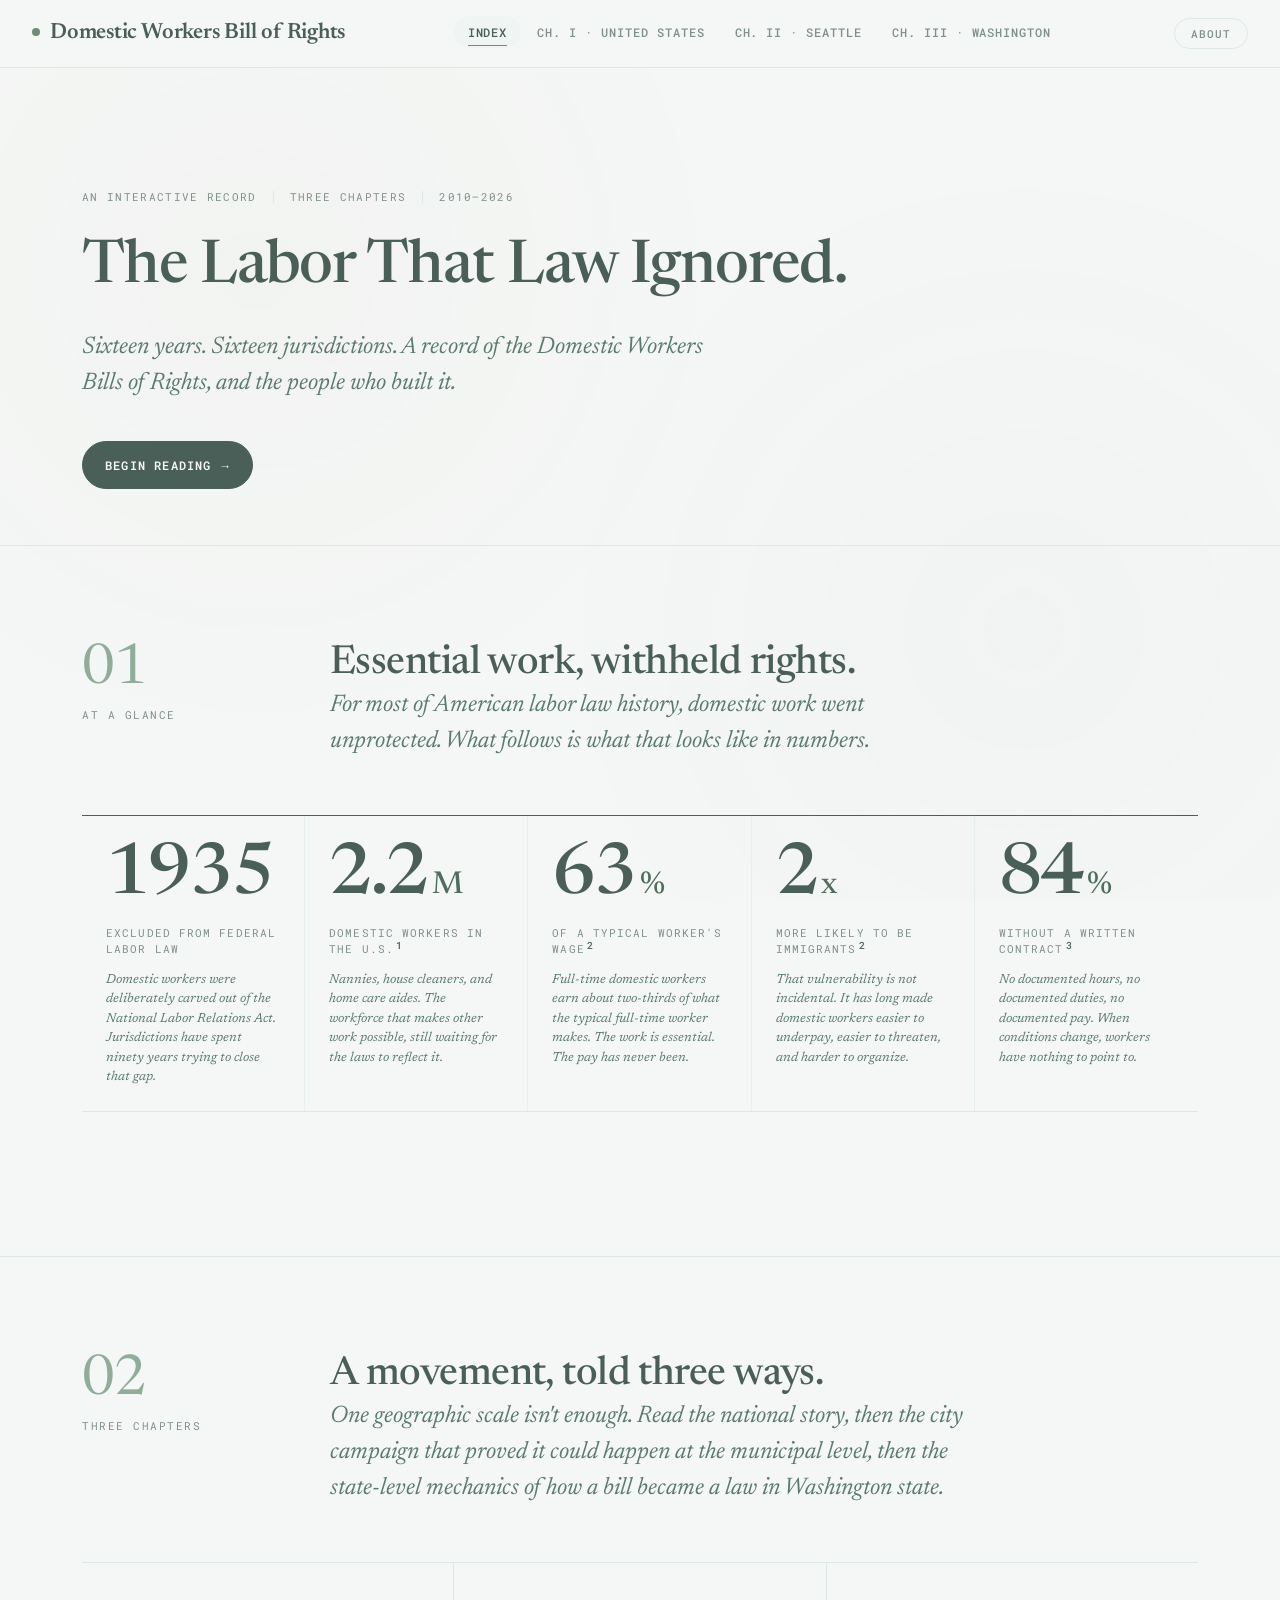
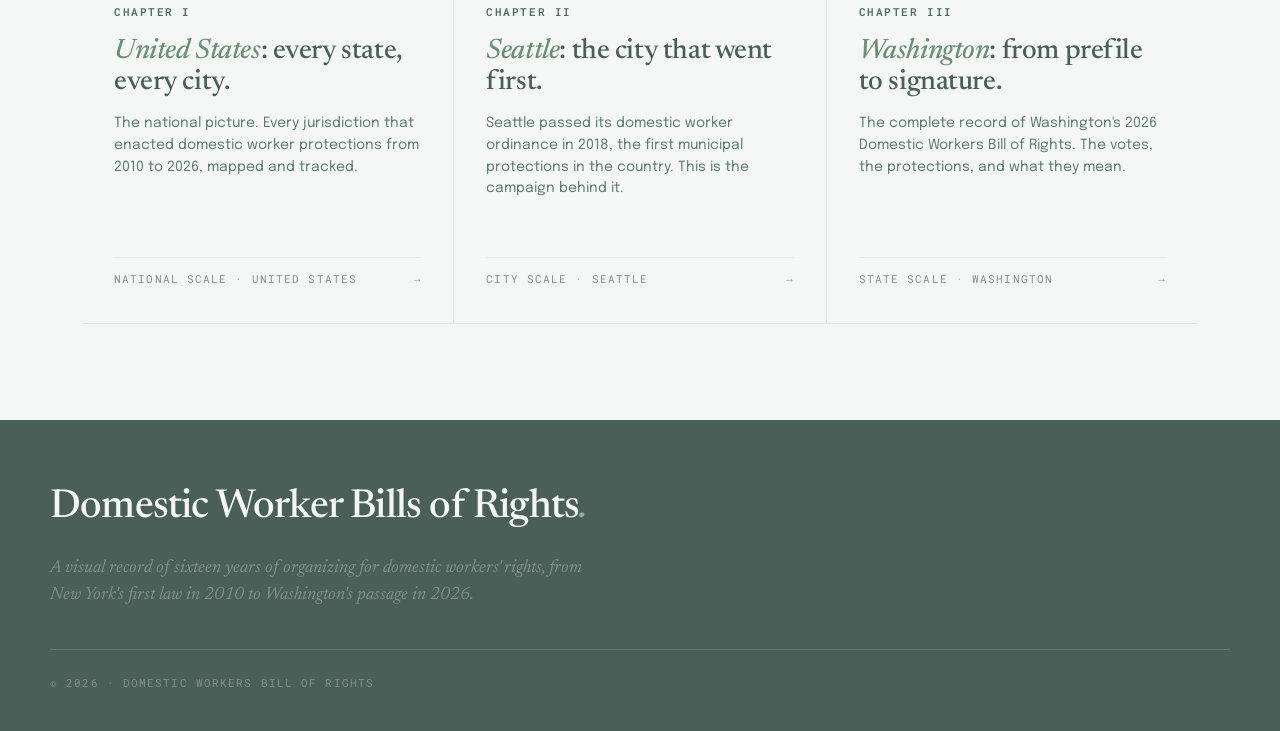
<file: index.html>
﻿<!DOCTYPE html>
<html lang="en">
<head>
  <meta charset="utf-8" />
  <meta name="viewport" content="width=device-width, initial-scale=1" />
  <title>DWBR</title>
  <link rel="preconnect" href="https://fonts.googleapis.com">
  <link rel="preconnect" href="https://fonts.gstatic.com" crossorigin>
  <link href="https://fonts.googleapis.com/css2?family=Newsreader:ital,opsz,wght@0,6..72,400;0,6..72,500;0,6..72,600;0,6..72,700;1,6..72,400;1,6..72,500&family=Epilogue:wght@400;500;600;700&family=Roboto+Mono:wght@400;500;600;700&display=swap" rel="stylesheet">
  <link rel="stylesheet" href="css/tokens.css">
  <link rel="stylesheet" href="css/main.css">
</head>
<body>

<!-- ══════════════════════════════════════════════════
     NAV
══════════════════════════════════════════════════ -->
<nav>
  <div class="nav-mark" data-page="home">
    <span class="dot"></span>
    Domestic Workers Bill of Rights
  </div>
  <ul class="nav-links">
    <li><a data-page="home" class="active"><span class="nav-full">Index</span><span class="nav-short">Index</span></a></li>
    <li><a data-page="us"><span class="nav-full">Ch. I · United States</span><span class="nav-short">I · U.S.</span></a></li>
    <li><a data-page="seattle"><span class="nav-full">Ch. II · Seattle</span><span class="nav-short">II · Seattle</span></a></li>
    <li><a data-page="wa"><span class="nav-full">Ch. III · Washington</span><span class="nav-short">III · WA</span></a></li>
  </ul>
  <button class="about-btn" id="aboutBtn">About</button>
</nav>


<!-- ══════════════════════════════════════════════════
     PAGE: HOME
══════════════════════════════════════════════════ -->
<div class="page visible" id="page-home" data-screen-label="Home · Index">

  <!-- HERO -->
  <section class="hero">
    <div class="container">
      <div class="hero-meta">
        <span>An interactive record</span>
        <span class="div"></span>
        <span>Three chapters</span>
        <span class="div"></span>
        <span>2010–2026</span>
      </div>
      <h1 class="h1">
        The Labor That Law Ignored.
      </h1>
      <p class="lede">
        Sixteen years. Sixteen jurisdictions. A record of the Domestic Workers Bills of Rights, and the people who built it.
      </p>
      <div class="hero-cta">
        <a class="btn" data-page="us">
          Begin reading
          <span class="arrow">→</span>
        </a>
      </div>
    </div>
  </section>

  <!-- STATS -->
  <section class="section">
    <div class="container">
      <div class="section-header">
        <div class="section-marker">
          <span class="num">01</span>
          At a glance
        </div>
        <div class="section-body">
          <h2 class="h2">Essential work, withheld rights.</h2>
          <p class="lede">
            For most of American labor law history, domestic work went unprotected. What follows is what that looks like in numbers.
          </p>
        </div>
      </div>

      <div class="stats">
        <div class="stat">
          <div class="stat-num">1935</div>
          <div class="stat-label">Excluded from federal labor law</div>
          <div class="stat-foot">Domestic workers were deliberately carved out of the National Labor Relations Act. Jurisdictions have spent ninety years trying to close that gap.</div>
        </div>
        <div class="stat">
          <div class="stat-num">2.2<span class="unit">M</span></div>
          <div class="stat-label">Domestic workers in the U.S.<sup class="fn" tabindex="0" role="button" aria-label="View source" data-source-org="National Domestic Workers Alliance" data-source-url="https://www.domesticworkers.org/about-domestic-work/">1</sup></div>
          <div class="stat-foot">Nannies, house cleaners, and home care aides. The workforce that makes other work possible, still waiting for the laws to reflect it.</div>
        </div>
        <div class="stat">
          <div class="stat-num">63<span class="unit">%</span></div>
          <div class="stat-label">Of a typical worker's wage<sup class="fn" tabindex="0" role="button" aria-label="View source" data-source-org="Economic Policy Institute" data-source-url="https://www.epi.org/publication/domestic-workers-chartbook-2022/">2</sup></div>
          <div class="stat-foot">Full-time domestic workers earn about two-thirds of what the typical full-time worker makes. The work is essential. The pay has never been.</div>
        </div>
        <div class="stat">
          <div class="stat-num">2<span class="unit">x</span></div>
          <div class="stat-label">More likely to be immigrants<sup class="fn" tabindex="0" role="button" aria-label="View source" data-source-org="Economic Policy Institute" data-source-url="https://www.epi.org/publication/domestic-workers-chartbook-2022/">2</sup></div>
          <div class="stat-foot">That vulnerability is not incidental. It has long made domestic workers easier to underpay, easier to threaten, and harder to organize.</div>
        </div>
        <div class="stat">
          <div class="stat-num">84<span class="unit">%</span></div>
          <div class="stat-label">Without a written contract<sup class="fn" tabindex="0" role="button" aria-label="View source" data-source-org="National Domestic Workers Alliance" data-source-url="https://www.domesticworkers.org/programs-and-campaigns/developing-policy-solutions/domestic-workers-bill-of-rights/">3</sup></div>
          <div class="stat-foot">No documented hours, no documented duties, no documented pay. When conditions change, workers have nothing to point to.</div>
        </div>
      </div>
    </div>
  </section>

  <!-- CHAPTERS -->
  <section class="section">
    <div class="container">
      <div class="section-header">
        <div class="section-marker">
          <span class="num">02</span>
          Three chapters
        </div>
        <div class="section-body">
          <h2 class="h2">A movement, told three ways.</h2>
          <p class="lede">
            One geographic scale isn't enough. Read the national story, then the city campaign that proved it could happen at the municipal level, then the state-level mechanics of how a bill became a law in Washington state.
          </p>
        </div>
      </div>

      <div class="chapters">
        <article class="chapter" data-page="us">
          <div class="chapter-num">Chapter I</div>
          <div class="chapter-title"><em>United States</em>: every state, every city.</div>
          <div class="chapter-desc">
            The national picture. Every jurisdiction that enacted domestic worker protections from 2010 to 2026, mapped and tracked.
          </div>
          <div class="chapter-foot">
            <span>National scale · United States</span>
            <span class="arr">→</span>
          </div>
        </article>

        <article class="chapter" data-page="seattle">
          <div class="chapter-num">Chapter II</div>
          <div class="chapter-title"><em>Seattle</em>: the city that went first.</div>
          <div class="chapter-desc">
            Seattle passed its domestic worker ordinance in 2018, the first municipal protections in the country. This is the campaign behind it.
          </div>
          <div class="chapter-foot">
            <span>City scale · Seattle</span>
            <span class="arr">→</span>
          </div>
        </article>

        <article class="chapter" data-page="wa">
          <div class="chapter-num">Chapter III</div>
          <div class="chapter-title"><em>Washington</em>: from prefile to signature.</div>
          <div class="chapter-desc">
            The complete record of Washington's 2026 Domestic Workers Bill of Rights. The votes, the protections, and what they mean.
          </div>
          <div class="chapter-foot">
            <span>State scale · Washington</span>
            <span class="arr">→</span>
          </div>
        </article>
      </div>
    </div>
  </section>

  <!-- FOOTER -->
  <footer>
    <div class="footer-grid">
      <div class="footer-mark">Domestic Worker Bills of Rights<em>.</em></div>
      <p class="footer-tag">A visual record of sixteen years of organizing for domestic workers' rights, from New York's first law in 2010 to Washington's passage in 2026.</p>
    </div>
    <div class="footer-fine">
      <span>© 2026 · Domestic Workers Bill of Rights</span>
    </div>
  </footer>
</div>


<!-- ══════════════════════════════════════════════════
     PAGE: US OVERVIEW
══════════════════════════════════════════════════ -->
<div class="page" id="page-us" data-screen-label="Chapter I · United States">

  <section class="hero">
    <div class="container">
      <div class="hero-meta">
        <span>Chapter I</span>
        <span class="div"></span>
        <span>United States</span>
        <span class="div"></span>
        <span>2010-2026</span>
      </div>
      <h1 class="h1">
        Sixteen years, jurisdiction by jurisdiction.
      </h1>
      <p class="lede">
        The legal exclusion began in 1935. 75 years later in 2010 New York passed the first Domestic Workers Bill of Rights. What followed was a jurisdiction by jurisdiction effort to restore protections that should never have been withheld.
      </p>
    </div>
  </section>

  <!-- ANIMATED MAP -->
  <section class="section">
    <div class="container">
      <div class="section-header">
        <div class="section-marker">
          <span class="num">01</span>
          The map
        </div>
        <div class="section-body">
          <h2 class="h2">One law at a time.</h2>
          <p class="lede">
            Each jurisdiction that appears on the map over time marks a campaign won, a coalition that succeeded, and a workforce newly protected.</p>
        </div>
      </div>
      <div class="viz">
        <div class="viz-header">
          <span class="vid">FIG. 01</span>
          <span>National 2010-2026 DWBR Timeline</span>
        </div>
        <div class="viz-body viz-scroll">
          <iframe
            src="figures/timeline-us/index.html"
            width="980"
            height="600"
            title="DWBR victories across the US, 2010–2026"
            loading="lazy"
          ></iframe>
        </div>
        <div class="viz-caption">
          <strong>How to read</strong>
          Press PLAY to animate, or scrub to explore. Hover over any jurisdiction for details.
        </div>
      </div>
    </div>
  </section>

  <!-- STATE-BY-STATE DETAIL -->
  <section class="section">
    <div class="container">
      <div class="section-header">
        <div class="section-marker">
          <span class="num">02</span>
          Jurisdiction by jurisdiction
        </div>
        <div class="section-body">
          <h2 class="h2">What sixteen laws look like.</h2>
          <p class="lede">From New York in 2010 to Washington in 2026, each jurisdiction added something to the page.</p>
        </div>
      </div>
      <div id="jurisdiction-grid" class="jd-grid"></div>
    </div>
  </section>

  <!-- CONTEXT -->
  <section class="section">
    <div class="container">
      <div class="section-header">
        <div class="section-marker">
          <span class="num">03</span>
          Context
        </div>
        <div class="section-body">
          <h2 class="h2">A gap nearly a century old.</h2>
          <p class="lede">Domestic workers were written out of federal labor laws in the 1930s. The gap is only now being gradually filled.</p>
        </div>
      </div>

      <div class="context-wrap">
        <div class="narrative">
          <div class="stats stats--mini stats--float">
            <div class="stat">
              <div class="stat-num">6</div>
              <div class="stat-label">Federal laws excluded them</div>
              <div class="stat-foot">The NLRA, FLSA, OSHA, Title VII, the ADA, and the Family and Medical Leave Act, domestic workers are excluded from or left uncovered by each one.</div>
            </div>
            <div class="stat">
              <div class="stat-num">1 in 5</div>
              <div class="stat-label">Employed women in 1940<sup class="fn" tabindex="0" role="button" aria-label="View source" data-source-org="Temple University Press" data-source-url="https://temple.manifoldapp.org/read/domesticity-and-dirt-housewives-and-domestic-servants-in-the-united-states-1920-1945/section/1146feb8-e505-4c30-9c85-9cfa34f4fa91">1</sup></div>
              <div class="stat-foot">At the time of the FLSA's passage, roughly one in five employed women in the United States worked as a domestic worker, one of the largest female occupations in the country.</div>
            </div>
          </div>
          <p>
            The Fair Labor Standards Act of 1938 established minimum wage, overtime, and the forty-hour week for American workers. It also, by deliberate political compromise with Southern Democrats in Congress, excluded two groups, agricultural workers and domestic workers. At the time, domestic workers were overwhelmingly women, and in the South, the majority were Black women. The exclusion was not incidental. It was the price of passage.
          </p>
          <p>
            The same pattern repeated three years earlier. The Social Security Act of 1935 and the National Labor Relations Act of 1935 had each excluded domestic and agricultural workers from their core protections. Across the foundational pieces of New Deal legislation, the same two workforces were left out. At least sixty percent of the nation's Black population worked in one of these two excluded categories.
          </p>
          <p>
            Congress partially addressed the FLSA exclusion in 1974, extending minimum wage coverage to some domestic workers, but creating a new "companionship exemption" that left home care workers, companions for the elderly, and live-in workers without overtime protections for another four decades. The Obama administration's Department of Labor narrowed that exemption in 2015, extending overtime to nearly two million home care workers. The federal gap, however, has never been fully closed. No domestic workers law has passed Congress. What you are looking at, state by state, is what organizing has built in the absence of one.
          </p>
        </div>
      </div>
    </div>
  </section>

  <section class="section">
    <div class="narrow">
      <div class="pullquote">
        <span class="pullquote-mark">"</span>
        <p class="pullquote-text">
          We didn't ask for new rights. We asked to be added to the rights the country had already written for everyone else.
        </p>
        <div class="pullquote-cite">Ai-jen Poo, NDWA, 2013</div>
      </div>
    </div>
  </section>

  <div class="page-nav">
    <a class="prev" data-page="home">
      <div class="label">← Index</div>
      <div class="ttl"><span class="arr">←</span> Return to home</div>
    </a>
    <a class="next" data-page="seattle">
      <div class="label">Chapter II →</div>
      <div class="ttl">City campaigns <span class="arr">→</span></div>
    </a>
  </div>

  <footer>
    <div class="footer-fine" style="margin:0;">
      <span>DWBR · Chapter I · United States</span>
    </div>
  </footer>
</div>


<!-- ══════════════════════════════════════════════════
     PAGE: SEATTLE
══════════════════════════════════════════════════ -->
<div class="page" id="page-seattle" data-screen-label="Chapter II · Seattle">

  <section class="hero">
    <div class="container">
      <div class="hero-meta">
        <span>Chapter II</span>
        <span class="div"></span>
        <span>Seattle</span>
        <span class="div"></span>
        <span>2018</span>
      </div>
      <h1 class="h1">
        One city, one campaign.
      </h1>
      <p class="lede">
        Eight years before Washington passed a statewide law, Seattle had to prove one was possible.
      </p>
    </div>
  </section>

  <!-- CAMPAIGN TIMELINE -->
  <section class="section">
    <div class="container">
      <div class="section-header">
        <div class="section-marker">
          <span class="num">01</span>
          The campaign
        </div>
        <div class="section-body">
          <h2 class="h2">The campaign, in sequence.</h2>
          <p class="lede">From the first coalition meeting in spring 2017 to the Standards Board's inaugural session in 2019, every documented event in order.</p>
        </div>
      </div>
      <div class="viz">
        <div class="viz-header">
          <span class="vid">FIG. 03</span>
          <span>Seattle 2018-2019 DWBR Timeline</span>
        </div>
        <div class="viz-body">
          <iframe
            src="figures/timeline-sea/index.html"
            width="100%"
            height="600"
            title="Seattle Domestic Workers Ordinance — campaign timeline"
            loading="lazy"
          ></iframe>
        </div>
        <div class="viz-caption">
          <strong>How to read</strong>
          Click any card or use ← / → to step through events.
        </div>
      </div>
    </div>
  </section>

  <!-- MAP TIMELINE -->
  <section class="section">
    <div class="container">
      <div class="section-header">
        <div class="section-marker">
          <span class="num">02</span>
          The map
        </div>
        <div class="section-body">
          <h2 class="h2">Where it happened.</h2>
          <p class="lede">
            Seven locations across Seattle, coalition meetings, house sessions, public hearings, and the council chamber where it ended.</p>
        </div>
      </div>
      <div class="viz">
        <div class="viz-header">
          <span class="vid">FIG. 02</span>
          <span>Seattle 2017-2019 DWBR Campaign Locations</span>
        </div>
        <div class="viz-body">
          <iframe
            src="figures/map-timeline-sea/index.html"
            width="100%"
            height="600"
            title="Key locations in the Seattle Domestic Workers Ordinance campaign"
            loading="lazy"
          ></iframe>
        </div>
        <div class="viz-caption">
          <strong>How to read</strong>
          Click any marker or use ← / → to step through locations.
        </div>
      </div>
    </div>
  </section>

  <section class="section">
    <div class="container">
      <div class="section-header">
        <div class="section-marker">
          <span class="num">03</span>
          The ordinance
        </div>
        <div class="section-body">
          <h2 class="h2">Six protections, one precedent.</h2>
          <p class="lede">What Seattle's 2018 ordinance put in writing, and what it established for the first time.</p>
        </div>
      </div>
      <div class="cell-grid">
        <div class="cell">
          <div class="label-mono">Minimum wage</div>
          <div class="body-sm">Seattle minimum wage applies in full, regardless of whether a worker is classified as an employee or an independent contractor. No other domestic worker law in the country had erased that distinction before Seattle.</div>
        </div>
        <div class="cell">
          <div class="label-mono">Rest &amp; meal breaks</div>
          <div class="body-sm">30-minute unpaid meal break after 5 consecutive hours, 10-minute paid rest break for every 4 hours worked. If breaks are not feasible, employers must pay additional compensation. Live-in workers get 24 unpaid hours off after working more than 6 consecutive days.</div>
        </div>
        <div class="cell">
          <div class="label-mono">Written agreements</div>
          <div class="body-sm">Employers must provide a written work agreement stating pay, schedule, duties, and conditions, in the language the worker is most comfortable reading or speaking. The city makes model agreements available in over 30 languages.</div>
        </div>
        <div class="cell">
          <div class="label-mono">Document protections</div>
          <div class="body-sm">Employers are prohibited from retaining workers' passports, Social Security cards, birth certificates, or other personal documents, a practice used to control live-in workers. The prohibition applies regardless of immigration status.</div>
        </div>
        <div class="cell">
          <div class="label-mono">Anti-retaliation</div>
          <div class="body-sm">Employers may not threaten, report, or penalize workers for asserting their rights. Explicitly named as retaliation, threatening to contact immigration authorities. Violations are enforceable by the city, with penalties up to $5,000 for proven retaliation.</div>
        </div>
        <div class="cell">
          <div class="label-mono">Standards Board</div>
          <div class="body-sm">A 13-member board, six workers or worker representatives, six employers or hiring entity representatives, one community member,   empowered to recommend standards on wages, benefits, and working conditions to the City Council. Washington's 2026 law created the same structure at state scale.</div>
        </div>
      </div>
    </div>
  </section>

  <div class="page-nav">
    <a class="prev" data-page="us">
      <div class="label">← Chapter I</div>
      <div class="ttl"><span class="arr">←</span> United States</div>
    </a>
    <a class="next" data-page="wa">
      <div class="label">Chapter III →</div>
      <div class="ttl">Washington <span class="arr">→</span></div>
    </a>
  </div>

  <footer>
    <div class="footer-fine" style="margin:0;">
      <span>DWBR · Chapter II · Seattle</span>
    </div>
  </footer>
</div>


<!-- ══════════════════════════════════════════════════
     PAGE: WASHINGTON
══════════════════════════════════════════════════ -->
<div class="page" id="page-wa" data-screen-label="Chapter III · Washington">

  <section class="hero">
    <div class="container">
      <div class="hero-meta">
        <span>Chapter III</span>
        <span class="div"></span>
        <span>Washington</span>
        <span class="div"></span>
        <span>2026</span>
      </div>
      <h1 class="h1">
        Washington, finally.
      </h1>
      <p class="lede">
        What it took to pass the thirteenth state domestic workers law in the country, documented in full.
      </p>
    </div>
  </section>

  <!-- BILL TIMELINE -->
  <section class="section">
    <div class="container">
      <div class="section-header">
        <div class="section-marker">
          <span class="num">01</span>
          The bill
        </div>
        <div class="section-body">
          <h2 class="h2">The record, in sequence.</h2>
          <p class="lede">Eighteen events across two chambers, from a January prefile to the Governor's signature on March 9.</p>
        </div>
      </div>
      <div class="viz">
        <div class="viz-header">
          <span class="vid">FIG. 03</span>
          <span>Washington 2025–26 DWBR Timeline</span>
        </div>
        <div class="viz-body">
          <iframe
            src="figures/timeline-wa/index.html"
            width="100%"
            height="600"
            title="Washington DWBR bill timeline, 2025–2026"
            loading="lazy"
          ></iframe>
        </div>
        <div class="viz-caption">
          <strong>How to read</strong>
          Click any card or use ← / → to step through events.
        </div>
      </div>
    </div>
  </section>

  <!-- ROAD HERE + WHAT CHANGED -->
  <section class="section">
    <div class="container">
      <div class="section-header">
        <div class="section-marker">
          <span class="num">02</span>
          The road here
        </div>
        <div class="section-body">
          <h2 class="h2">Six years, one passage.</h2>
          <p class="lede">The 2026 bill was not the first attempt, and it was not the compromise version. It added wage guarantees, overtime, and real enforcement power that the 2020 bill never touched.</p>
        </div>
      </div>

      <div class="bill-compare-wrap">
        <div class="bill-compare">

          <!-- HEADER -->
          <div class="bc-header">
            <div class="bc-header-spacer"></div>
            <div class="bc-col bc-col--fail">
              <div class="bc-bill-tag">2020 · HB 2511</div>
              <div class="bc-bill-outcome">Passed both chambers. Died in concurrence.</div>
              <div class="bc-bill-vote">House 59–39 · Senate 48–1</div>
            </div>
            <div class="bc-col bc-col--pass">
              <div class="bc-bill-tag">2026 · HB 2355</div>
              <div class="bc-bill-outcome">Passed both chambers. Signed into law.</div>
              <div class="bc-bill-vote">House 57–39 · Senate 28–20</div>
            </div>
          </div>

          <!-- Core identity -->
          <div class="bc-row">
            <div class="bc-label">Core identity</div>
            <div class="bc-cell bc-cell--fail">A civil-rights and anti-retaliation bill. Wage and hour protections were explicitly deferred to a future study committee.</div>
            <div class="bc-cell bc-cell--pass">A wage-and-hour bill that directly amends Washington's Minimum Wage Act, with civil-rights protections built in.</div>
          </div>

          <!-- Minimum wage -->
          <div class="bc-row">
            <div class="bc-label">Minimum wage</div>
            <div class="bc-cell bc-cell--fail"><span class="bc-absent">Not addressed.</span> Domestic workers remained exempt from the state Minimum Wage Act under existing law.</div>
            <div class="bc-cell bc-cell--pass">Guaranteed for all domestic workers, including live-in workers previously excluded from coverage. Workers are entitled to the state minimum wage ($17.13/hr in 2026).</div>
          </div>

          <!-- Overtime -->
          <div class="bc-row">
            <div class="bc-label">Overtime</div>
            <div class="bc-cell bc-cell--fail"><span class="bc-absent">Not addressed.</span> Domestic workers had no legal entitlement to overtime pay.</div>
            <div class="bc-cell bc-cell--pass">Required. 1.5 times the regular rate for all hours worked over 40 in a week.</div>
          </div>

          <!-- Written agreement -->
          <div class="bc-row">
            <div class="bc-label">Written agreement</div>
            <div class="bc-cell bc-cell--fail">Voluntary. The Attorney General developed a model template in 8 or more languages, but employers were not required to provide or use one.</div>
            <div class="bc-cell bc-cell--pass">Mandatory before work begins. Must be in a language the worker can read or understand. L&amp;I provides a model template.</div>
          </div>

          <!-- Termination & severance -->
          <div class="bc-row">
            <div class="bc-label">Termination &amp; severance</div>
            <div class="bc-cell bc-cell--fail"><span class="bc-absent">Not addressed.</span> Workers could be dismissed without notice or compensation.</div>
            <div class="bc-cell bc-cell--pass">Employers must give at least 2 weeks of written notice, or 4 weeks for live-in workers. If notice is not given, severance pay is required instead.</div>
          </div>

          <!-- Enforcement (peak) -->
          <div class="bc-row bc-row--peak">
            <div class="bc-label">Enforcement</div>
            <div class="bc-cell bc-cell--fail">Private lawsuits only. No state agency had authority to investigate complaints or penalize employers.</div>
            <div class="bc-cell bc-cell--pass">L&amp;I can investigate complaints, issue citations, and levy civil penalties of $1,000 minimum, rising to $20,000–$40,000 for repeat violations. Workers retain the private right to sue as well.</div>
          </div>

          <!-- Definition -->
          <div class="bc-row">
            <div class="bc-label">Definition</div>
            <div class="bc-cell bc-cell--fail">A descriptive list of job types (nannies, house cleaners, home care workers, cooks, gardeners) with no minimum hours threshold. Without a clear cutoff, opponents could dispute who qualified, an ambiguity that stalled every subsequent version of the bill through 2025.</div>
            <div class="bc-cell bc-cell--pass">The same job-type list, now anchored by a clear threshold: anyone paid for 4 or more hours of work in a private home per month qualifies. This resolved the definitional dispute that caused the 2025 Senate-passed version to die in the House Rules Committee.</div>
          </div>

        </div>
      </div>
    </div>
  </section>

  <!-- VOTE MAP -->
  <section class="section">
    <div class="container">
      <div class="section-header">
        <div class="section-marker">
          <span class="num">03</span>
          The vote
        </div>
        <div class="section-body">
          <h2 class="h2">The vote, district by district.</h2>
          <p class="lede">House 57 to 39. Senate 28 to 20. Party affiliation predicted the outcome almost entirely.</p>
        </div>
      </div>

      <div class="viz">
        <div class="viz-header">
          <span class="vid">FIG. 04</span>
          <span>Washington DWBR House Vote · HB 2355</span>
        </div>
        <div class="viz-body">
          <iframe
            src="figures/vote-map-wa-house/index.html"
            width="100%"
            height="560"
            title="Washington DWBR House vote by legislative district, 2026"
            loading="lazy"
          ></iframe>
        </div>
        <div class="viz-caption">
          <strong>How to read</strong>
          Hover any district for member name, party, and vote.
        </div>
      </div>

      <div class="viz">
        <div class="viz-header">
          <span class="vid">FIG. 05</span>
          <span>Washington DWBR Senate Vote · SB 6053</span>
        </div>
        <div class="viz-body">
          <iframe
            src="figures/vote-map-wa-senate/index.html"
            width="100%"
            height="560"
            title="Washington DWBR Senate vote by legislative district, 2026"
            loading="lazy"
          ></iframe>
        </div>
        <div class="viz-caption">
          <strong>How to read</strong>
          Hover any district for member name, party, and vote.
        </div>
      </div>

    </div>
  </section>

  <!-- WHO THIS REACHES -->
  <section class="section">
    <div class="container">
      <div class="section-header">
        <div class="section-marker">
          <span class="num">04</span>
          The workers
        </div>
        <div class="section-body">
          <h2 class="h2">Who this reaches.</h2>
          <p class="lede">An estimated 100,000 people in Washington do this work. Starting July 1, 2027, it comes with the same baseline protections as nearly every other job in the state.</p>
        </div>
      </div>

      <div class="context-wrap">
        <div class="narrative">
          <p>
            They are nannies, housekeepers, gardeners, cooks, and home or personal care aides, caring for children, families, and homes across the state. For most of them, that work has never carried the protections that apply to nearly every other job in Washington. Starting July 1, 2027, that changes. Domestic workers are entitled to the state minimum wage, overtime for hours worked over 40 in a week, and a written agreement before a job even begins. And if an employer does not honor it, there is now a state agency with real authority to hear that complaint.
          </p>
        </div>
      </div>

    </div>
  </section>

  <div class="page-nav">
    <a class="prev" data-page="seattle">
      <div class="label">← Chapter II</div>
      <div class="ttl"><span class="arr">←</span> Cities</div>
    </a>
    <a class="next" data-page="home">
      <div class="label">Index →</div>
      <div class="ttl">Return to home <span class="arr">→</span></div>
    </a>
  </div>

  <footer>
    <div class="footer-fine" style="margin:0;">
      <span>DWBR · Chapter III · Washington</span>
    </div>
  </footer>
</div>


<!-- ══════════════════════════════════════════════════
     SCRIPTS — routing
══════════════════════════════════════════════════ -->
<div id="about-modal" class="about-modal" hidden>
  <div class="about-modal-box">
    <button class="about-modal-close" id="aboutClose" aria-label="Close">×</button>
    <div class="label-mono" style="margin-bottom:18px;">About this project</div>
    <p class="about-modal-text">This website was created by Li-An Song as part of the Gerald W. Halmo Geography Scholars Program in the Department of Geography at the University of Washington, Spring Quarter 2026. Special thanks to Professor Kim England for her guidance and mentorship throughout this project.</p>
    <div class="about-modal-cite">
      <div class="label-mono" style="margin-bottom:8px;">Suggested Citation</div>
      <p class="about-modal-cite-text">Li-An Song with Kim England (2026) &#8220;Domestic Workers Bills of Rights in the US, Seattle and Washington State.&#8221; University of Washington Department of Geography.</p>
    </div>
  </div>
</div>

<div id="source-pop" class="source-pop" hidden>
  <div class="source-pop-label">Source</div>
  <div class="source-pop-org" id="source-pop-org"></div>
  <a class="source-pop-link" id="source-pop-link" href="" target="_blank" rel="noopener noreferrer"></a>
</div>

<script src="js/app.js"></script>
<script src="js/jurisdictions.js"></script>

</body>
</html>
</file>
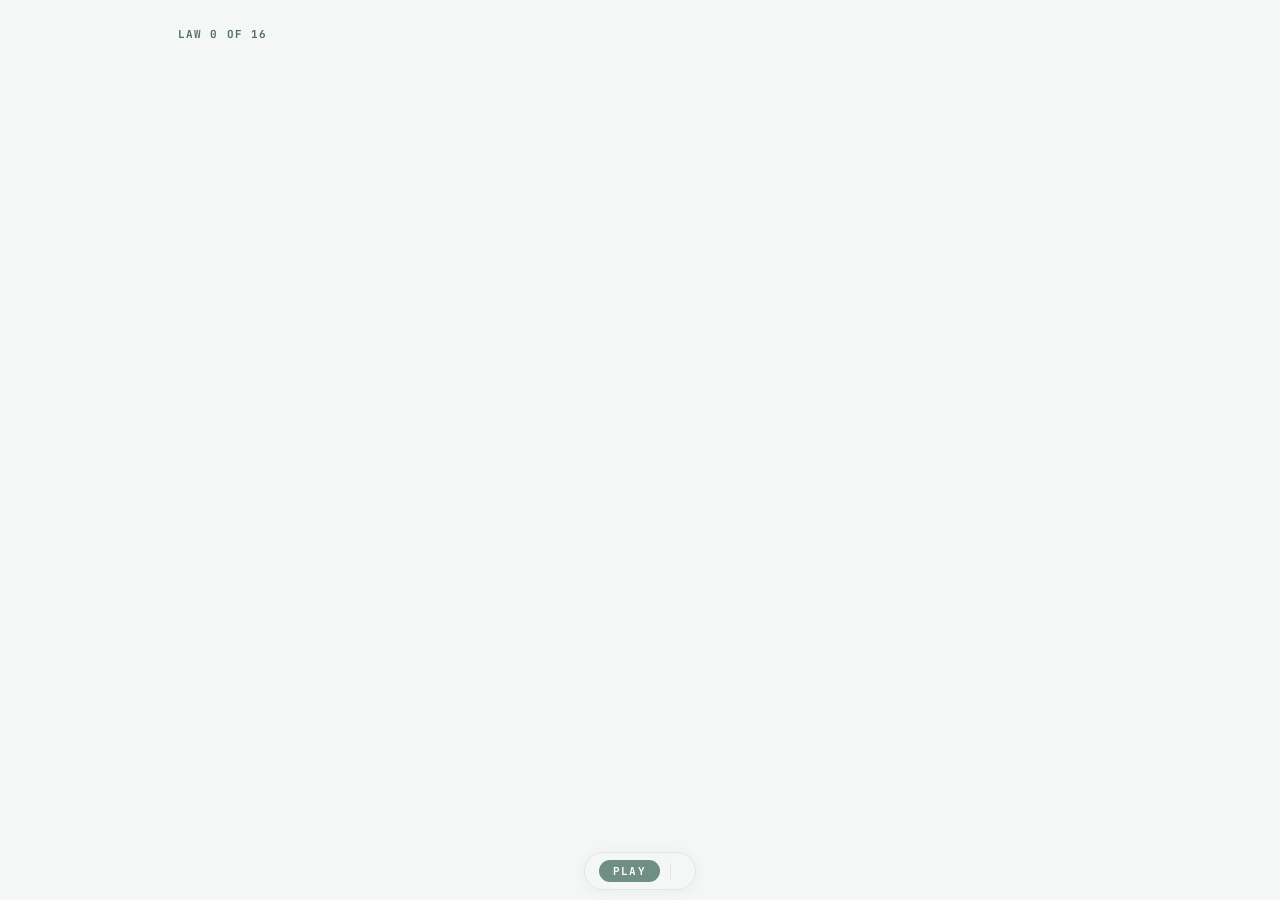
<file: DWBR_Timeline_US/index.html>
<!DOCTYPE html>
<html lang="en">
<head>
<meta charset="utf-8">
<title>Domestic Workers Bill of Rights Victories</title>
<link rel="preconnect" href="https://fonts.googleapis.com">
<link rel="preconnect" href="https://fonts.gstatic.com" crossorigin>
<link href="https://fonts.googleapis.com/css2?family=Public+Sans:wght@400;600;700&family=JetBrains+Mono:wght@500;700&display=swap" rel="stylesheet">
<script src="https://d3js.org/d3.v7.min.js"></script>
<style>
*, *::before, *::after { box-sizing: border-box; }

body {
    margin: 0;
    font-family: 'Public Sans', -apple-system, system-ui, sans-serif;
    background: #f5f7f6;
    color: #4a5f58;
    padding-bottom: 60px;
}

svg {
    display: block;
    margin: 16px auto 0 auto;
}

path.active {
    cursor: pointer;
}

path.active:hover {
    stroke: #fff;
    stroke-width: 1.8px;
}

circle.active-point {
    cursor: pointer;
}

circle.active-point:hover {
    stroke: #3d5a4a;
    stroke-width: 3px;
}

.bottom-bar {
    position: fixed;
    left: 0;
    right: 0;
    bottom: 10px;
    width: 100%;
    text-align: center;
}

.controls-row {
    display: inline-flex;
    align-items: center;
    gap: 10px;
    flex-wrap: nowrap;
    justify-content: center;
    background: rgba(245, 247, 246, 0.97);
    padding: 7px 14px;
    border-radius: 999px;
    border: 1px solid #dde8e3;
    max-width: calc(100vw - 24px);
    overflow-x: auto;
    box-shadow: 0 2px 12px rgba(74,95,88,.07);
}

button {
    padding: 4px 14px;
    border: none;
    background: #6f8f85;
    color: white;
    cursor: pointer;
    border-radius: 999px;
    font-family: 'JetBrains Mono', ui-monospace, monospace;
    font-size: 11px;
    font-weight: 700;
    letter-spacing: .1em;
    text-transform: uppercase;
    flex-shrink: 0;
}

button:hover {
    background: #5b7a70;
}

.counter-label {
    font-family: 'JetBrains Mono', ui-monospace, monospace;
    font-size: 11px;
    font-weight: 700;
    letter-spacing: .1em;
    fill: #4f6e64;
    pointer-events: none;
}

.bar-sep {
    width: 1px;
    height: 16px;
    background: #dde8e3;
    flex-shrink: 0;
}

.years {
    display: inline-flex;
    flex-wrap: nowrap;
    gap: 4px;
    color: #7f918a;
    font-family: 'JetBrains Mono', ui-monospace, monospace;
    font-size: 11px;
}

.year {
    cursor: pointer;
    padding: 3px 6px;
    border-radius: 999px;
    transition: color 0.15s ease, background 0.15s ease;
}

.year:hover {
    color: #5b7a70;
    background: #e6efeb;
}

.year.active {
    color: #5b7a70;
    font-weight: 700;
    background: #dde8e3;
}

.year-label {
    font-family: 'JetBrains Mono', ui-monospace, monospace;
    fill: #4f6e64;
    stroke: #f5f7f6;
    stroke-width: 4px;
    stroke-linejoin: round;
    paint-order: stroke fill;
    pointer-events: none;
}

.label-line {
    stroke: #91a39c;
    stroke-width: 1.2px;
    opacity: 0.9;
    pointer-events: none;
}

/* Tooltip — matched to Fig. 04 */
#tooltip {
    position: fixed;
    pointer-events: none;
    background: #fff;
    border: 1px solid #dde8e3;
    border-radius: 8px;
    padding: 10px 13px;
    box-shadow: 0 4px 18px rgba(74,95,88,.13);
    opacity: 0;
    transition: opacity 0.1s;
    z-index: 100;
    min-width: 130px;
}

.tt-name {
    font-family: 'JetBrains Mono', monospace;
    font-size: 10px;
    letter-spacing: .12em;
    text-transform: uppercase;
    color: #7f918a;
    margin-bottom: 5px;
}

.tt-year {
    font-family: 'JetBrains Mono', monospace;
    font-size: 10px;
    font-weight: 700;
    letter-spacing: .08em;
    color: #4a7c6e;
}
</style>
</head>
<body>

<svg width="960" height="520">
  <text id="counter" class="counter-label" x="18" y="22">LAW 0 OF 16</text>
</svg>

<div class="bottom-bar">
  <div class="controls-row">
    <button id="play-btn" onclick="togglePlay()">Play</button>
    <div class="bar-sep"></div>
    <div class="years" id="years"></div>
  </div>
</div>

<div id="tooltip">
  <div class="tt-name" id="tt-name"></div>
  <div class="tt-year" id="tt-year"></div>
</div>

<script>
const width = 960, height = 520;
const svg = d3.select("svg");

const projection = d3.geoAlbersUsa()
    .translate([width / 2, height / 2 + 10])
    .scale(1000);

const path = d3.geoPath().projection(projection);

let currentYear = 2010;
let interval = null;
let isPlaying = false;

const years = d3.range(2010, 2027);

const yearContainer = d3.select("#years");
years.forEach(y => {
    yearContainer.append("span")
        .attr("id", "year-" + y)
        .attr("class", "year")
        .text(y)
        .on("click", () => {
            stopPlay();
            currentYear = y;
            updateMap(currentYear);
        });
});

function updateYearDisplay(year) {
    years.forEach(y => {
        d3.select("#year-" + y).classed("active", y === year);
    });
}

function stopPlay() {
    clearInterval(interval);
    interval = null;
    isPlaying = false;
    d3.select("#play-btn").text("Play");
}

function startPlay() {
    stopPlay();
    isPlaying = true;
    d3.select("#play-btn").text("Pause");

    interval = setInterval(() => {
        if (currentYear < 2026) {
            currentYear++;
            updateMap(currentYear);
        } else {
            stopPlay();
        }
    }, 2000);
}

window.togglePlay = function() {
    if (isPlaying) {
        stopPlay();
    } else {
        if (currentYear >= 2026) currentYear = 2010;
        startPlay();
    }
};

function getYearValue(d) {
    const y = +d.properties.DWBR_Timeline_US_States_year;
    return (!isNaN(y) && y > 0) ? y : null;
}

function getName(d) {
    return d.properties.NAME || d.properties.name || "";
}

function isPoint(d) {
    return d.geometry && d.geometry.type === "Point";
}

const tooltipEl = document.getElementById("tooltip");

function showTooltip(event, d) {
    document.getElementById("tt-name").textContent = getName(d);
    document.getElementById("tt-year").textContent = "Passed " + getYearValue(d);
    tooltipEl.style.opacity = "1";
    moveTooltip(event);
}

function moveTooltip(event) {
    let x = event.clientX + 14;
    let y = event.clientY - 10;
    if (x + 170 > window.innerWidth) x = event.clientX - 170 - 6;
    if (y + 56 > window.innerHeight) y = event.clientY - 56;
    tooltipEl.style.left = x + "px";
    tooltipEl.style.top = y + "px";
}

function hideTooltip() {
    tooltipEl.style.opacity = "0";
}

d3.json("DWBR_Timeline_US_States_with_Cities.geojson").then(data => {
    const allFeatures = data.features;
    const total = allFeatures.filter(d => getYearValue(d) !== null).length;

    function pointCoords(d) {
        if (!isPoint(d)) return null;
        const p = projection(d.geometry.coordinates);
        if (!p) return null;
        return { x: p[0], y: p[1] };
    }

    function labelPosition(d) {
        const name = getName(d);

        if (isPoint(d)) {
            const p = pointCoords(d);
            if (!p) return null;

            let dx = 10, dy = -10, anchor = "start";
            if (name === "Seattle") { dx = 10; dy = -10; }
            else if (name === "Philadelphia") { dx = 10; dy = -10; }
            else if (name === "District of Columbia") { dx = 10; dy = -2; }

            return {
                x: p.x + dx,
                y: p.y + dy,
                anchor,
                lineX1: p.x,
                lineY1: p.y,
                lineX2: p.x + dx - 3,
                lineY2: p.y + dy + 2
            };
        }

        const c = path.centroid(d);
        if (!isFinite(c[0]) || !isFinite(c[1])) return null;

        let dx = 0, dy = 0, anchor = "middle";
        if (name === "New York") { dx = 22; dy = -12; anchor = "start"; }
        else if (name === "Massachusetts") { dx = 20; dy = -3; anchor = "start"; }
        else if (name === "Connecticut") { dx = 20; dy = 11; anchor = "start"; }
        else if (name === "Rhode Island") { dx = 20; dy = 24; anchor = "start"; }
        else if (name === "New Jersey") { dx = 20; dy = 13; anchor = "start"; }
        else if (name === "Hawaii") { dy = 20; }
        else if (name === "Alaska") { dy = 18; }

        return {
            x: c[0] + dx,
            y: c[1] + dy,
            anchor,
            lineX1: c[0],
            lineY1: c[1],
            lineX2: c[0] + (dx ? dx - 4 : 0),
            lineY2: c[1] + (dy ? dy - 4 : 0)
        };
    }

    svg.selectAll("path.base")
        .data(allFeatures.filter(d => !isPoint(d)))
        .enter()
        .append("path")
        .attr("class", "base")
        .attr("d", path)
        .attr("fill", "#dde8e3")
        .attr("stroke", "#f5f7f6")
        .attr("stroke-width", 0.8);

    const activePolygonLayer = svg.append("g");
    const activePointLayer = svg.append("g");
    const labelLineLayer = svg.append("g");
    const labelLayer = svg.append("g");

    window.updateMap = function(year) {
        updateYearDisplay(year);

        const activeFeatures = allFeatures.filter(d => {
            const y = getYearValue(d);
            return y !== null && y <= year;
        });

        const newFeatures = allFeatures.filter(d => {
            const y = getYearValue(d);
            return y !== null && y === year;
        });

        d3.select("#counter").text("LAW " + activeFeatures.length + " OF " + total);

        const activePolygons = activeFeatures.filter(d => !isPoint(d));
        const activePoints = activeFeatures.filter(d => isPoint(d));

        const polygonJoin = activePolygonLayer.selectAll("path.active")
            .data(activePolygons, d => getName(d));

        const enteredPolygons = polygonJoin.enter()
            .append("path")
            .attr("class", "active")
            .attr("d", path)
            .attr("fill", "#6f8f85")
            .attr("stroke", "#f5f7f6")
            .attr("stroke-width", 0.8)
            .attr("opacity", 0)
            .on("mouseover", showTooltip)
            .on("mousemove", moveTooltip)
            .on("mouseout", hideTooltip);

        enteredPolygons.transition()
            .duration(1400)
            .ease(d3.easeCubicInOut)
            .attr("opacity", 1);

        polygonJoin
            .transition()
            .duration(500)
            .ease(d3.easeCubicInOut)
            .attr("d", path)
            .attr("fill", "#6f8f85")
            .attr("stroke", "#f5f7f6")
            .attr("stroke-width", 0.8)
            .attr("opacity", 1);

        polygonJoin.exit()
            .transition()
            .duration(350)
            .ease(d3.easeCubicInOut)
            .attr("opacity", 0)
            .remove();

        const pointJoin = activePointLayer.selectAll("circle.active-point")
            .data(activePoints, d => getName(d));

        const enteredPoints = pointJoin.enter()
            .append("circle")
            .attr("class", "active-point")
            .attr("cx", d => pointCoords(d)?.x ?? -999)
            .attr("cy", d => pointCoords(d)?.y ?? -999)
            .attr("r", 1)
            .attr("fill", "#f5f7f6")
            .attr("stroke", "#3d5a4a")
            .attr("stroke-width", 2)
            .attr("opacity", 0)
            .on("mouseover", showTooltip)
            .on("mousemove", moveTooltip)
            .on("mouseout", hideTooltip);

        enteredPoints.transition()
            .duration(1400)
            .ease(d3.easeCubicInOut)
            .attr("r", 6)
            .attr("opacity", 1);

        pointJoin
            .transition()
            .duration(500)
            .ease(d3.easeCubicInOut)
            .attr("cx", d => pointCoords(d)?.x ?? -999)
            .attr("cy", d => pointCoords(d)?.y ?? -999)
            .attr("r", 6)
            .attr("opacity", 1);

        pointJoin.exit()
            .transition()
            .duration(350)
            .ease(d3.easeCubicInOut)
            .attr("r", 1)
            .attr("opacity", 0)
            .remove();

        const lineFeatures = newFeatures.filter(d => {
            const pos = labelPosition(d);
            return pos && (Math.abs(pos.lineX2 - pos.lineX1) > 4 || Math.abs(pos.lineY2 - pos.lineY1) > 4);
        });

        const labelLineJoin = labelLineLayer.selectAll("line.label-line")
            .data(lineFeatures, d => getName(d));

        labelLineJoin.enter()
            .append("line")
            .attr("class", "label-line")
            .attr("x1", d => labelPosition(d).lineX1)
            .attr("y1", d => labelPosition(d).lineY1)
            .attr("x2", d => labelPosition(d).lineX1)
            .attr("y2", d => labelPosition(d).lineY1)
            .attr("opacity", 0)
            .transition()
            .duration(1000)
            .ease(d3.easeCubicInOut)
            .attr("x2", d => labelPosition(d).lineX2)
            .attr("y2", d => labelPosition(d).lineY2)
            .attr("opacity", 1);

        labelLineJoin
            .transition()
            .duration(400)
            .ease(d3.easeCubicInOut)
            .attr("x1", d => labelPosition(d).lineX1)
            .attr("y1", d => labelPosition(d).lineY1)
            .attr("x2", d => labelPosition(d).lineX2)
            .attr("y2", d => labelPosition(d).lineY2)
            .attr("opacity", 1);

        labelLineJoin.exit()
            .transition()
            .duration(300)
            .attr("opacity", 0)
            .remove();

        const labelJoin = labelLayer.selectAll("text.year-label")
            .data(newFeatures, d => getName(d));

        labelJoin.enter()
            .append("text")
            .attr("class", "year-label")
            .attr("x", d => (labelPosition(d) ? labelPosition(d).x : -999))
            .attr("y", d => (labelPosition(d) ? labelPosition(d).y : -999))
            .attr("text-anchor", d => (labelPosition(d) ? labelPosition(d).anchor : "middle"))
            .attr("font-size", 13)
            .attr("font-weight", 700)
            .attr("letter-spacing", 0.5)
            .attr("opacity", 0)
            .text(d => getName(d).toUpperCase())
            .transition()
            .duration(1400)
            .ease(d3.easeCubicInOut)
            .attr("opacity", 1);

        labelJoin
            .transition()
            .duration(400)
            .ease(d3.easeCubicInOut)
            .attr("x", d => (labelPosition(d) ? labelPosition(d).x : -999))
            .attr("y", d => (labelPosition(d) ? labelPosition(d).y : -999))
            .attr("text-anchor", d => (labelPosition(d) ? labelPosition(d).anchor : "middle"))
            .attr("opacity", 1);

        labelJoin.exit()
            .transition()
            .duration(300)
            .attr("opacity", 0)
            .remove();
    };

    updateMap(currentYear);
});
</script>
</body>
</html>
</file>
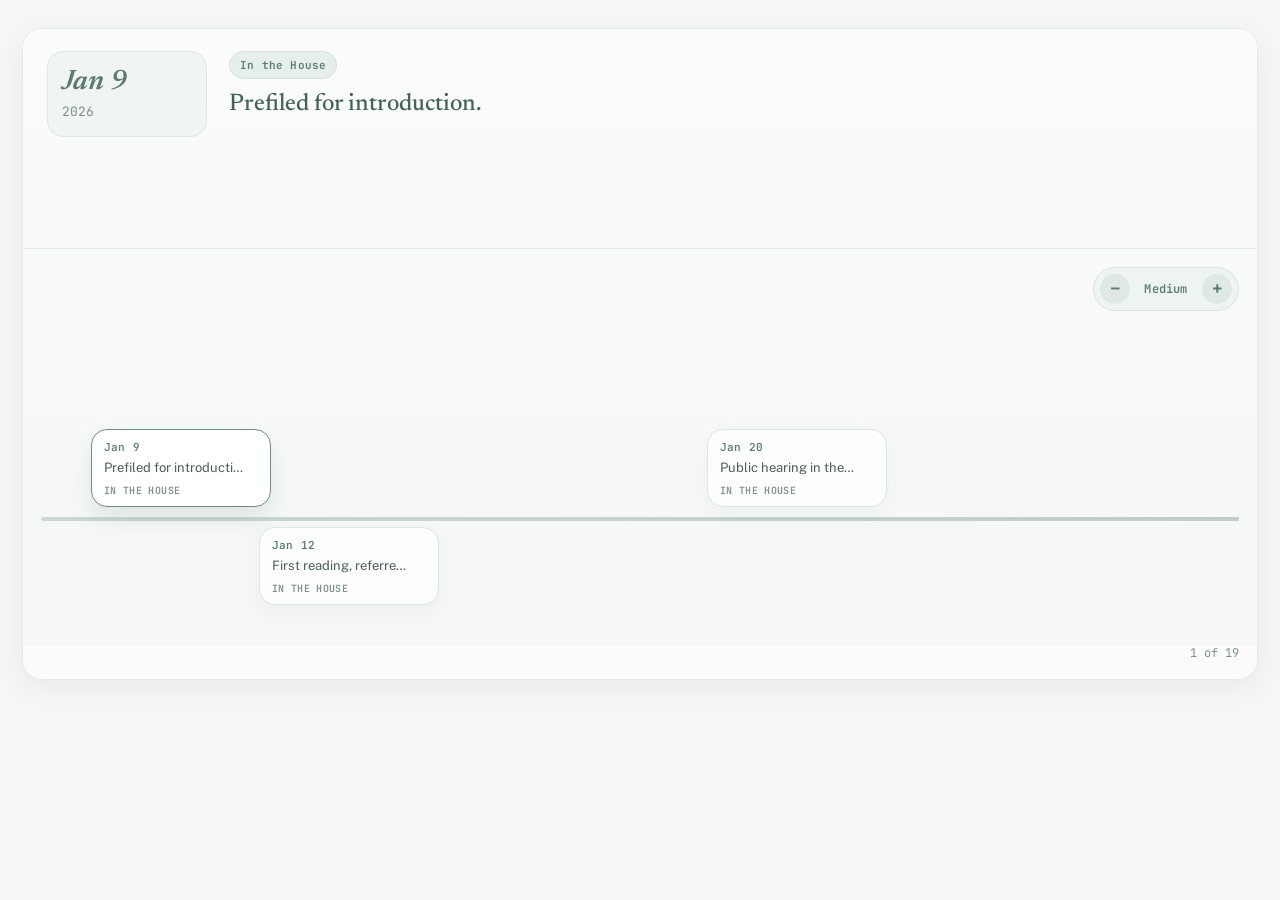
<file: DWBR_Timeline_WA/index.html>
<!DOCTYPE html>
<html lang="en">
<head>
  <meta charset="utf-8" />
  <meta name="viewport" content="width=device-width, initial-scale=1" />
  <title>Bill Timeline</title>
  <link rel="preconnect" href="https://fonts.googleapis.com">
  <link rel="preconnect" href="https://fonts.gstatic.com" crossorigin>
  <link href="https://fonts.googleapis.com/css2?family=Newsreader:ital,opsz,wght@0,6..72,400;0,6..72,500;0,6..72,600;0,6..72,700;1,6..72,400;1,6..72,500&family=Public+Sans:wght@400;500;600;700&family=JetBrains+Mono:wght@400;500;600&display=swap" rel="stylesheet">
  <style>
    :root {
      --bg: #f5f7f6;
      --panel: #fcfdfc;
      --panel-2: #f0f4f2;
      --text: #4a5f58;
      --muted: #7f918a;
      --sage: #6f8f85;
      --sage-dark: #5b7a70;
      --line: #b9c9c2;
      --shadow: 0 8px 24px rgba(74, 95, 88, 0.08);
      --card-shadow: 0 6px 18px rgba(74, 95, 88, 0.05);
      --radius: 16px;

      --card-width: 180px;
      --card-height: 78px;
      --axis-pad: 140px;
      --lane-gap: 14px;
      --line-thickness: 4px;
    }

    * {
      box-sizing: border-box;
    }

    body {
      margin: 0;
      font-family: 'Public Sans', -apple-system, system-ui, sans-serif;
      background: var(--bg);
      color: var(--text);
    }

    .page {
      max-width: 1280px;
      margin: 0 auto;
      padding: 28px 22px 40px;
    }

    .title {
      display: none;
    }

    .timeline-shell {
      background: rgba(252, 253, 252, 0.78);
      border: 1px solid #e3ebe7;
      border-radius: 20px;
      box-shadow: var(--shadow);
      overflow: hidden;
      backdrop-filter: blur(4px);
    }

    .detail-panel {
      min-height: 220px;
      padding: 22px 24px;
      background: linear-gradient(to bottom, #fbfcfb, #f7faf8);
      border-bottom: 1px solid #e2ebe6;
      display: grid;
      grid-template-columns: 160px 1fr;
      gap: 22px;
      align-items: start;
    }

    .detail-date {
      background: var(--panel-2);
      border: 1px solid #dde8e3;
      border-radius: var(--radius);
      padding: 16px 14px;
      color: var(--sage-dark);
    }

    .detail-date .monthday {
      font-family: 'Newsreader', Georgia, serif;
      font-size: 28px;
      font-weight: 600;
      font-style: italic;
      line-height: 1.05;
      margin-bottom: 6px;
    }

    .detail-date .year {
      font-family: 'JetBrains Mono', ui-monospace, monospace;
      font-size: 13px;
      color: var(--muted);
    }

    .detail-main {
      min-width: 0;
    }

    .detail-topline {
      display: flex;
      flex-wrap: wrap;
      gap: 8px;
      align-items: center;
      margin-bottom: 10px;
    }

    .group-badge {
      display: inline-block;
      padding: 6px 10px;
      border-radius: 999px;
      font-family: 'JetBrains Mono', ui-monospace, monospace;
      font-size: 11px;
      font-weight: 600;
      letter-spacing: 0.2px;
      color: var(--sage-dark);
      background: #e6efeb;
      border: 1px solid #d3e1da;
    }

    .event-time {
      font-family: 'JetBrains Mono', ui-monospace, monospace;
      font-size: 12px;
      color: var(--muted);
    }

    .detail-headline {
      font-family: 'Newsreader', Georgia, serif;
      font-size: 24px;
      line-height: 1.3;
      margin: 0 0 14px;
      color: #456258;
      font-weight: 500;
    }

    .detail-text {
      font-size: 15px;
      line-height: 1.65;
      color: var(--text);
      max-width: 820px;
    }

    .detail-text p {
      margin: 0 0 10px;
    }

    .detail-text p:last-child {
      margin-bottom: 0;
    }

    .timeline-wrap {
      position: relative;
      padding: 18px 18px 16px;
      background: linear-gradient(to bottom, #f8fbf9, #f4f7f6);
    }

    .toolbar {
      display: flex;
      justify-content: flex-end;
      align-items: center;
      margin-bottom: 12px;
    }

    .zoom-group {
      display: inline-flex;
      align-items: center;
      gap: 8px;
      background: #eef4f1;
      border: 1px solid #d8e5df;
      padding: 6px;
      border-radius: 999px;
    }

    .zoom-readout {
      min-width: 56px;
      text-align: center;
      font-family: 'JetBrains Mono', ui-monospace, monospace;
      font-size: 12px;
      font-weight: 600;
      color: var(--sage-dark);
      letter-spacing: 0.2px;
    }

    .zoom-btn {
      width: 30px;
      height: 30px;
      border: none;
      border-radius: 999px;
      background: #dfe9e4;
      color: var(--sage-dark);
      cursor: pointer;
      font-family: 'Public Sans', system-ui, sans-serif;
      font-size: 18px;
      line-height: 1;
      font-weight: 700;
      display: inline-flex;
      align-items: center;
      justify-content: center;
      transition: background 0.18s ease, transform 0.18s ease;
    }

    .zoom-btn:hover {
      background: #d0ddd7;
      transform: translateY(-1px);
    }

    .scroller {
      overflow-x: auto;
      overflow-y: hidden;
      padding-bottom: 10px;
      scroll-behavior: smooth;
      outline: none;
    }

    .scroller::-webkit-scrollbar {
      height: 10px;
    }

    .scroller::-webkit-scrollbar-track {
      background: #e7efeb;
      border-radius: 999px;
    }

    .scroller::-webkit-scrollbar-thumb {
      background: #b6c7c0;
      border-radius: 999px;
    }

    .timeline {
      position: relative;
      min-width: 1200px;
    }

    .timeline-line {
      position: absolute;
      left: 0;
      right: 0;
      height: var(--line-thickness);
      background: linear-gradient(to right, #cad8d2, #b8c8c1, #cad8d2);
      border-radius: 999px;
      z-index: 1;
    }

    .event {
      position: absolute;
      width: var(--card-width);
      height: var(--card-height);
      transform: translateX(-50%);
      z-index: 2;
    }

    .event-card {
      width: 100%;
      height: 100%;
      background: rgba(252, 253, 252, 0.98);
      border: 1px solid #dbe7e1;
      border-radius: 16px;
      padding: 10px 12px 9px;
      box-shadow: var(--card-shadow);
      cursor: pointer;
      transition:
        border-color 0.18s ease,
        box-shadow 0.18s ease,
        background 0.18s ease,
        transform 0.18s ease;
      display: grid;
      grid-template-rows: auto 1fr auto;
      row-gap: 6px;
      min-width: 0;
      overflow: hidden;
    }

    .event-card:hover {
      background: #ffffff;
      border-color: #bfd0c8;
      box-shadow: 0 10px 22px rgba(74, 95, 88, 0.08);
      transform: translateY(-2px);
    }

    .event.active .event-card {
      background: #ffffff;
      border-color: var(--sage);
      box-shadow: 0 12px 24px rgba(91, 122, 112, 0.14);
    }

    .event-date {
      font-family: 'JetBrains Mono', ui-monospace, monospace;
      font-size: 11px;
      font-weight: 600;
      color: var(--sage-dark);
      letter-spacing: 0.2px;
      white-space: nowrap;
      min-width: 0;
    }

    .event-title {
      font-family: 'Public Sans', system-ui, sans-serif;
      font-size: 13px;
      line-height: 1.3;
      color: var(--text);
      overflow: hidden;
      min-width: 0;
      min-height: 0;
      word-break: break-word;
    }

    .event-group {
      font-family: 'JetBrains Mono', ui-monospace, monospace;
      font-size: 10px;
      color: var(--muted);
      text-transform: uppercase;
      letter-spacing: 0.35px;
      font-weight: 600;
      white-space: nowrap;
      overflow: hidden;
      text-overflow: clip;
      min-width: 0;
    }

    .progress {
      font-family: 'JetBrains Mono', ui-monospace, monospace;
      font-size: 12px;
      color: var(--muted);
      padding: 0 18px 18px;
      text-align: right;
    }

    @media (max-width: 880px) {
      .detail-panel {
        grid-template-columns: 1fr;
      }

      .detail-date {
        max-width: 220px;
      }
    }

    @media (max-width: 640px) {
      .page {
        padding: 16px 12px 28px;
      }

      .title {
        font-size: 24px;
      }

      .detail-headline {
        font-size: 20px;
      }

      :root {
        --card-width: 164px;
        --card-height: 74px;
        --axis-pad: 110px;
      }
    }
  </style>
</head>
<body>
  <div class="page">
    <h1 class="title">25/26 Bill Timeline</h1>

    <section class="timeline-shell">
      <div class="detail-panel">
        <div class="detail-date">
          <div class="monthday" id="detailMonthDay">Jan 9</div>
          <div class="year" id="detailYear">2026</div>
        </div>

        <div class="detail-main">
          <div class="detail-topline">
            <span class="group-badge" id="detailGroup">In the House</span>
            <span class="event-time" id="detailTime"></span>
          </div>
          <h2 class="detail-headline" id="detailHeadline">Prefiled for introduction.</h2>
          <div class="detail-text" id="detailText"></div>
        </div>
      </div>

      <div class="timeline-wrap">
        <div class="toolbar">
          <div class="zoom-group">
            <button class="zoom-btn" id="zoomOutBtn" aria-label="Zoom out">−</button>
            <div class="zoom-readout" id="zoomReadout">Medium</div>
            <button class="zoom-btn" id="zoomInBtn" aria-label="Zoom in">+</button>
          </div>
        </div>

        <div class="scroller" id="scroller" tabindex="0" aria-label="Timeline">
          <div class="timeline" id="timeline">
            <div class="timeline-line" id="timelineLine"></div>
            <div id="eventsLayer"></div>
          </div>
        </div>
      </div>

      <div class="progress" id="progressText">1 of 18</div>
    </section>
  </div>

  <script>
    const events = [
      { date: "2026-01-09", displayDate: "Jan 9",  year: "2026", monthDay: "Jan 9",  group: "In the House", time: "", headline: "Prefiled for introduction.", text: "" },
      { date: "2026-01-12", displayDate: "Jan 12", year: "2026", monthDay: "Jan 12", group: "In the House", time: "", headline: "First reading, referred to Labor & Workplace Standards. (View original bill)", text: "" },
      { date: "2026-01-20", displayDate: "Jan 20", year: "2026", monthDay: "Jan 20", group: "In the House", time: "10:30 AM", headline: "Public hearing in the House Committee on Labor & Workplace Standards at 10:30 AM. (Committee materials)", text: "" },
      { date: "2026-01-30", displayDate: "Jan 30", year: "2026", monthDay: "Jan 30", group: "In the House", time: "10:30 AM", headline: "Executive action taken in the House Committee on Labor & Workplace Standards at 10:30 AM. (Committee materials)", text: `<p>LAWS - Majority; 1st substitute bill be substituted, do pass. (View 1st substitute) (Majority report)</p><p>Minority; do not pass. (Minority report)</p>` },
      { date: "2026-02-03", displayDate: "Feb 3",  year: "2026", monthDay: "Feb 3",  group: "In the House", time: "", headline: "Referred to Appropriations.", text: "" },
      { date: "2026-02-05", displayDate: "Feb 5",  year: "2026", monthDay: "Feb 5",  group: "In the House", time: "10:30 AM", headline: "Public hearing in the House Committee on Appropriations at 10:30 AM. (Committee materials)", text: "" },
      { date: "2026-02-07", displayDate: "Feb 7",  year: "2026", monthDay: "Feb 7",  group: "In the House", time: "9:00 AM", headline: "Executive action taken in the House Committee on Appropriations at 9:00 AM. (Committee materials)", text: `<p>APP - Majority; do pass 1st substitute bill proposed by Labor & Workplace Standards. (Majority report)</p><p>Minority; do not pass. (Minority report)</p><p>Minority; without recommendation. (Minority report)</p>` },
      { date: "2026-02-09", displayDate: "Feb 9",  year: "2026", monthDay: "Feb 9",  group: "In the House", time: "", headline: "Referred to Rules 2 Review.", text: "" },
      { date: "2026-02-11", displayDate: "Feb 11", year: "2026", monthDay: "Feb 11", group: "In the House", time: "", headline: "Rules Committee relieved of further consideration. Placed on second reading.", text: "" },
      { date: "2026-02-12", displayDate: "Feb 12", year: "2026", monthDay: "Feb 12", group: "In the House", time: "", headline: "1st substitute bill substituted (LAWS 26). (View 1st substitute)", text: `<p>Rules suspended. Placed on Third Reading.</p><p>Third reading, passed; yeas, 57; nays, 39; absent, 0; excused, 2. (View this roll call)</p>` },
      { date: "2026-02-16", displayDate: "Feb 16", year: "2026", monthDay: "Feb 16", group: "In the Senate", time: "", headline: "First reading, referred to Labor & Commerce.", text: "" },
      { date: "2026-02-20", displayDate: "Feb 20", year: "2026", monthDay: "Feb 20", group: "In the Senate", time: "8:00 AM", headline: "Executive action taken in the Senate Committee on Labor & Commerce at 8:00 AM. (Committee materials)", text: `<p>LC - Majority; do pass. (Majority report)</p><p>Minority; do not pass. (Minority report)</p><p>Minority; without recommendation. (Minority report)</p>` },
      { date: "2026-02-23", displayDate: "Feb 23", year: "2026", monthDay: "Feb 23", group: "In the Senate", time: "", headline: "Passed to Rules Committee for second reading.", text: "" },
      { date: "2026-02-24", displayDate: "Feb 24", year: "2026", monthDay: "Feb 24", group: "In the Senate", time: "", headline: "Placed on second reading by Rules Committee.", text: "" },
      { date: "2026-02-26", displayDate: "Feb 26", year: "2026", monthDay: "Feb 26", group: "In the Senate", time: "", headline: "Rules suspended. Placed on Third Reading.", text: `<p>Third reading, passed; yeas, 28; nays, 20; absent, 0; excused, 1. (View this roll call)</p>` },
      { date: "2026-02-28", displayDate: "Feb 28", year: "2026", monthDay: "Feb 28", group: "In the House", time: "", headline: "Speaker signed.", text: "" },
      { date: "2026-02-28", displayDate: "Feb 28", year: "2026", monthDay: "Feb 28", group: "In the Senate", time: "", headline: "President signed.", text: "" },
      { date: "2026-03-03", displayDate: "Mar 3",  year: "2026", monthDay: "Mar 3",  group: "Other", time: "", headline: "Delivered to Governor.", text: "" },
      { date: "2026-03-09", displayDate: "Mar 9",  year: "2026", monthDay: "Mar 9",  group: "Other", time: "", headline: "Governor signed.", text: `<p>Chapter 15, 2026 Laws. (View session law)</p><p>Effective date 7/1/2027.</p>` }
    ];

    const zoomLevels = [
      { label: "Far", value: 36 },
      { label: "Medium", value: 56 },
      { label: "Near", value: 84 },
      { label: "Close", value: 112 }
    ];

    let zoomIndex = 1;
    let pxPerDay = zoomLevels[zoomIndex].value;
    let activeIndex = 0;

    const eventsLayer = document.getElementById("eventsLayer");
    const timeline = document.getElementById("timeline");
    const timelineLine = document.getElementById("timelineLine");
    const progressText = document.getElementById("progressText");
    const scroller = document.getElementById("scroller");

    const detailMonthDay = document.getElementById("detailMonthDay");
    const detailYear = document.getElementById("detailYear");
    const detailGroup = document.getElementById("detailGroup");
    const detailTime = document.getElementById("detailTime");
    const detailHeadline = document.getElementById("detailHeadline");
    const detailText = document.getElementById("detailText");
    const zoomReadout = document.getElementById("zoomReadout");

    function parseDate(str) {
      const [y, m, d] = str.split("-").map(Number);
      return new Date(y, m - 1, d);
    }

    function daysBetween(a, b) {
      const ms = 1000 * 60 * 60 * 24;
      return Math.round((b - a) / ms);
    }

    function getCssNumber(varName) {
      return parseFloat(getComputedStyle(document.documentElement).getPropertyValue(varName));
    }

    function getEventXPositions() {
      const cardWidth = getCssNumber("--card-width");
      const axisPad = getCssNumber("--axis-pad");

      const parsedDates = events.map(e => parseDate(e.date));
      const minDate = new Date(Math.min(...parsedDates));
      const maxDate = new Date(Math.max(...parsedDates));
      const totalDays = Math.max(1, daysBetween(minDate, maxDate));
      const timelineWidth = axisPad * 2 + totalDays * pxPerDay + cardWidth;

      const dateCounts = {};
      const dateSeen = {};

      events.forEach(e => {
        dateCounts[e.date] = (dateCounts[e.date] || 0) + 1;
      });

      const positioned = events.map((event, index) => {
        const currentDate = parseDate(event.date);
        const dayOffset = daysBetween(minDate, currentDate);

        dateSeen[event.date] = (dateSeen[event.date] || 0);
        const sameDayCount = dateCounts[event.date];
        const sameDayIndex = dateSeen[event.date];
        dateSeen[event.date] += 1;

        const spread = 30;
        const duplicateOffset =
          sameDayCount > 1
            ? (sameDayIndex - (sameDayCount - 1) / 2) * spread
            : 0;

        const centerX = axisPad + (dayOffset * pxPerDay) + duplicateOffset;

        return {
          ...event,
          index,
          centerX,
          leftX: centerX - cardWidth / 2,
          rightX: centerX + cardWidth / 2
        };
      });

      return { positioned, timelineWidth };
    }

    function assignLanes(positioned) {
      const laneLastRight = [-Infinity, -Infinity, -Infinity, -Infinity];
      const laneOrder = [0, 1, 2, 3];

      return positioned.map(item => {
        let chosenLane = null;

        for (const lane of laneOrder) {
          if (item.leftX > laneLastRight[lane]) {
            chosenLane = lane;
            break;
          }
        }

        if (chosenLane === null) {
          let bestLane = 0;
          for (let i = 1; i < laneLastRight.length; i++) {
            if (laneLastRight[i] < laneLastRight[bestLane]) bestLane = i;
          }
          chosenLane = bestLane;
        }

        laneLastRight[chosenLane] = item.rightX;
        return { ...item, lane: chosenLane };
      });
    }

    function computeLayoutMetrics(laidOut) {
      const cardHeight = getCssNumber("--card-height");
      const laneGap = getCssNumber("--lane-gap");
      const lineThickness = getCssNumber("--line-thickness");

      const nearOffset = 10;
      const farOffset = cardHeight + laneGap + 10;

      const laneTops = {
        0: -cardHeight - nearOffset,
        1: nearOffset,
        2: -cardHeight - farOffset,
        3: farOffset
      };

      let minTop = 0;
      let maxBottom = lineThickness;

      for (const event of laidOut) {
        const top = laneTops[event.lane];
        const bottom = top + cardHeight;
        if (top < minTop) minTop = top;
        if (bottom > maxBottom) maxBottom = bottom;
      }

      const paddingTop = 14;
      const paddingBottom = 14;
      const lineY = paddingTop + Math.abs(minTop);
      const timelineHeight = lineY + maxBottom + paddingBottom;

      return {
        laneTops,
        lineY,
        timelineHeight
      };
    }

    function escapeHtml(str) {
      return String(str)
        .replaceAll("&", "&amp;")
        .replaceAll("<", "&lt;")
        .replaceAll(">", "&gt;")
        .replaceAll('"', "&quot;")
        .replaceAll("'", "&#39;");
    }

    function fitTitleWithEllipsis(el, fullText) {
      el.textContent = fullText;

      const availableHeight = el.clientHeight;
      if (availableHeight <= 0) return;

      if (el.scrollHeight <= availableHeight + 1) return;

      let low = 0;
      let high = fullText.length;
      let best = "…";

      while (low <= high) {
        const mid = Math.floor((low + high) / 2);
        const candidate = fullText.slice(0, mid).trimEnd() + "…";
        el.textContent = candidate;

        if (el.scrollHeight <= availableHeight + 1) {
          best = candidate;
          low = mid + 1;
        } else {
          high = mid - 1;
        }
      }

      el.textContent = best;
    }

    function applyTitleEllipses() {
      const titles = document.querySelectorAll(".event-title");
      titles.forEach(title => {
        const fullText = title.dataset.fulltext || title.textContent || "";
        fitTitleWithEllipsis(title, fullText);
      });
    }

    function layoutTimeline(keepCenteredOnActive = false) {
      const cardWidth = getCssNumber("--card-width");
      const { positioned, timelineWidth } = getEventXPositions();
      const laidOut = assignLanes(positioned);
      const { laneTops, lineY, timelineHeight } = computeLayoutMetrics(laidOut);

      timeline.style.width = `${timelineWidth}px`;
      timeline.style.height = `${timelineHeight}px`;
      timelineLine.style.top = `${lineY}px`;
      eventsLayer.innerHTML = "";

      laidOut.forEach((event) => {
        const item = document.createElement("article");
        item.className = "event";
        item.dataset.index = event.index;
        item.style.left = `${event.centerX}px`;
        item.style.top = `${lineY + laneTops[event.lane]}px`;

        const card = document.createElement("div");
        card.className = "event-card";
        card.setAttribute("role", "button");
        card.setAttribute("tabindex", "0");
        card.setAttribute("aria-pressed", String(event.index === activeIndex));

        const date = document.createElement("div");
        date.className = "event-date";
        date.textContent = event.displayDate;

        const title = document.createElement("div");
        title.className = "event-title";
        title.dataset.fulltext = event.headline;
        title.title = event.headline;
        title.textContent = event.headline;

        const group = document.createElement("div");
        group.className = "event-group";
        group.textContent = event.group;
        group.title = event.group;

        card.appendChild(date);
        card.appendChild(title);
        card.appendChild(group);
        item.appendChild(card);

        item.addEventListener("click", () => setActive(event.index, true));
        item.addEventListener("keydown", (e) => {
          if (e.key === "Enter" || e.key === " ") {
            e.preventDefault();
            setActive(event.index, true);
          }
        });

        eventsLayer.appendChild(item);
      });

      requestAnimationFrame(() => {
        applyTitleEllipses();
        updateActiveVisuals();

        if (keepCenteredOnActive) {
          const activeEl = document.querySelector(`.event[data-index="${activeIndex}"]`);
          if (activeEl) {
            const targetLeft = activeEl.offsetLeft - (scroller.clientWidth / 2) + (cardWidth / 2);
            scroller.scrollTo({ left: targetLeft, behavior: "auto" });
          }
        }
      });
    }

    function setActive(index, scrollIntoView = false) {
      activeIndex = index;
      const event = events[index];

      detailMonthDay.textContent = event.monthDay;
      detailYear.textContent = event.year;
      detailGroup.textContent = event.group;
      detailTime.textContent = event.time ? event.time : "";
      detailHeadline.textContent = event.headline;
      detailText.innerHTML = event.text || "";

      progressText.textContent = `${index + 1} of ${events.length}`;
      updateActiveVisuals();

      if (scrollIntoView) {
        const activeEl = document.querySelector(`.event[data-index="${index}"]`);
        if (activeEl) {
          const cardWidth = getCssNumber("--card-width");
          const left = activeEl.offsetLeft - (scroller.clientWidth / 2) + (cardWidth / 2);
          scroller.scrollTo({ left, behavior: "smooth" });
        }
      }
    }

    function updateActiveVisuals() {
      const items = document.querySelectorAll(".event");
      items.forEach((item, index) => {
        const isActive = index === activeIndex;
        item.classList.toggle("active", isActive);
        const btn = item.querySelector(".event-card");
        if (btn) btn.setAttribute("aria-pressed", String(isActive));
      });
    }

    function updateZoomReadout() {
      zoomReadout.textContent = zoomLevels[zoomIndex].label;
    }

    document.getElementById("zoomOutBtn").addEventListener("click", () => {
      if (zoomIndex > 0) {
        zoomIndex -= 1;
        pxPerDay = zoomLevels[zoomIndex].value;
        updateZoomReadout();
        layoutTimeline(true);
      }
    });

    document.getElementById("zoomInBtn").addEventListener("click", () => {
      if (zoomIndex < zoomLevels.length - 1) {
        zoomIndex += 1;
        pxPerDay = zoomLevels[zoomIndex].value;
        updateZoomReadout();
        layoutTimeline(true);
      }
    });

    document.addEventListener("keydown", (e) => {
      const tag = document.activeElement?.tagName;
      const editable = document.activeElement?.isContentEditable;
      if (editable || tag === "INPUT" || tag === "TEXTAREA" || tag === "SELECT") return;

      if (e.key === "ArrowLeft") {
        if (activeIndex > 0) {
          e.preventDefault();
          setActive(activeIndex - 1, true);
        }
      } else if (e.key === "ArrowRight") {
        if (activeIndex < events.length - 1) {
          e.preventDefault();
          setActive(activeIndex + 1, true);
        }
      }
    });

    window.addEventListener("resize", () => layoutTimeline(true));

    updateZoomReadout();
    layoutTimeline(false);
    setActive(0, false);
  </script>
</body>
</html>
</file>
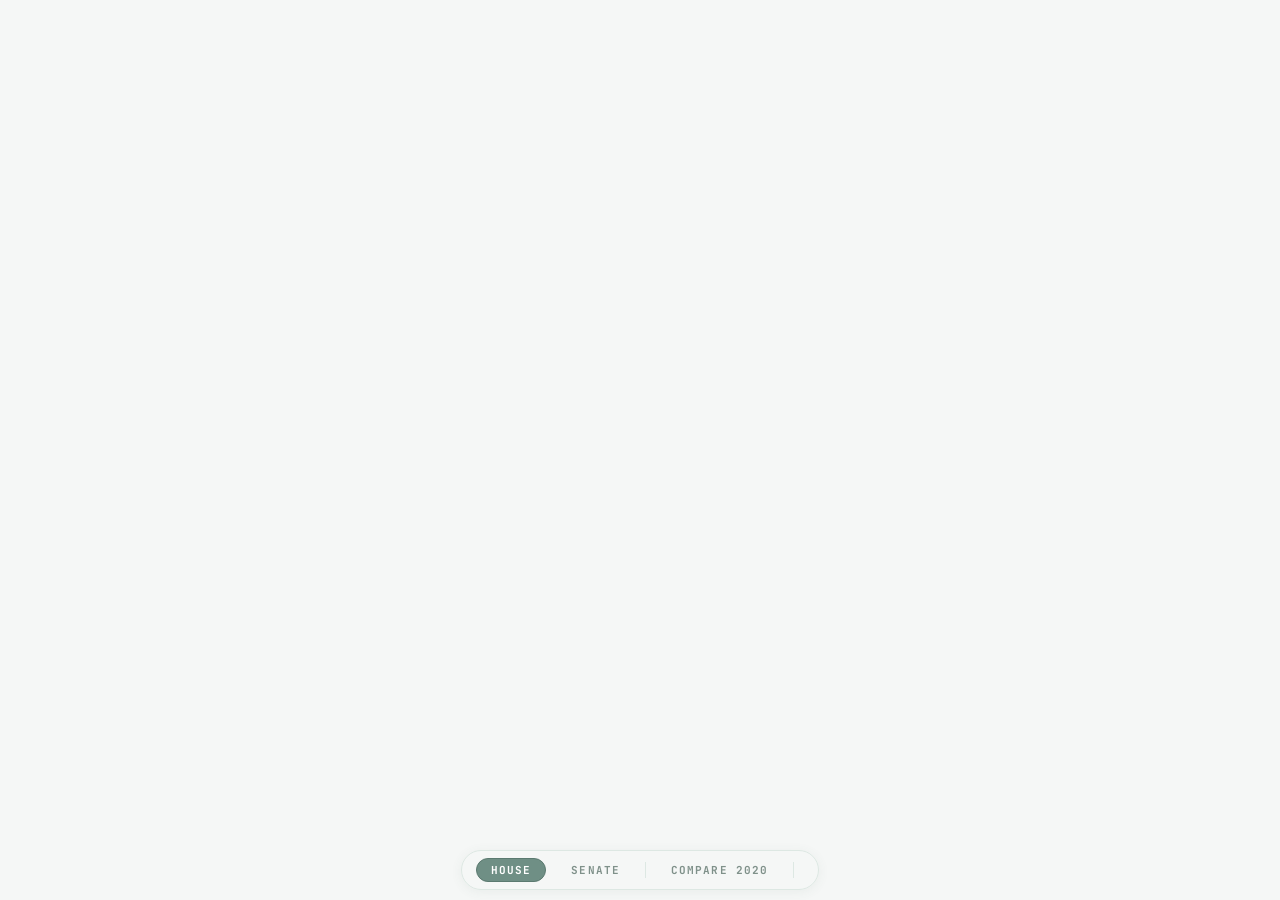
<file: Voting_Results_WA/index.html>
<!DOCTYPE html>
<html lang="en">
<head>
<meta charset="utf-8">
<meta name="viewport" content="width=device-width, initial-scale=1">
<title>WA DWBR Vote Map · 2026</title>
<link rel="preconnect" href="https://fonts.googleapis.com">
<link rel="preconnect" href="https://fonts.gstatic.com" crossorigin>
<link href="https://fonts.googleapis.com/css2?family=Public+Sans:wght@400;600;700&family=JetBrains+Mono:wght@500;700&display=swap" rel="stylesheet">
<script src="https://d3js.org/d3.v7.min.js"></script>
<style>
*, *::before, *::after { box-sizing: border-box; margin: 0; padding: 0; }

body {
  font-family: 'Public Sans', -apple-system, system-ui, sans-serif;
  background: #f5f7f6;
  color: #4a5f58;
  height: 100vh;
  display: flex;
  flex-direction: column;
  overflow: hidden;
}

#map-wrap {
  flex: 1;
  position: relative;
  overflow: hidden;
}

svg#map {
  display: block;
  width: 100%;
  height: 100%;
}

.district {
  stroke: #f5f7f6;
  stroke-width: 0.6px;
  cursor: pointer;
  transition: stroke-width 0.1s;
}

.district:hover {
  stroke: #fff;
  stroke-width: 1.8px;
}

.slider-group {
  cursor: ew-resize;
}

.compare-label {
  position: absolute;
  top: 14px;
  width: 80px;
  text-align: center;
  font-family: 'JetBrains Mono', monospace;
  font-size: 11px;
  font-weight: 700;
  letter-spacing: .12em;
  text-transform: uppercase;
  color: rgba(74, 95, 88, 0.45);
  pointer-events: none;
  z-index: 5;
  display: none;
}
#compare-label-left  { left: 0; }
#compare-label-right { right: 0; }

/* Tooltip */
#tooltip {
  position: absolute;
  pointer-events: none;
  background: #fff;
  border: 1px solid #dde8e3;
  border-radius: 8px;
  padding: 10px 13px;
  box-shadow: 0 4px 18px rgba(74,95,88,.13);
  font-size: 13px;
  min-width: 180px;
  max-width: 260px;
  opacity: 0;
  transition: opacity 0.1s;
  z-index: 10;
}

.tt-dist {
  font-family: 'JetBrains Mono', monospace;
  font-size: 10px;
  letter-spacing: .12em;
  text-transform: uppercase;
  color: #7f918a;
  margin-bottom: 7px;
}

.tt-agg {
  font-family: 'JetBrains Mono', monospace;
  font-size: 10px;
  font-weight: 700;
  letter-spacing: .08em;
  margin-bottom: 8px;
  padding-bottom: 7px;
  border-bottom: 1px solid #eef3f1;
  color: #4a5f58;
}

.tt-compare-label {
  font-family: 'JetBrains Mono', monospace;
  font-size: 9px;
  font-weight: 700;
  letter-spacing: .08em;
  text-transform: uppercase;
  color: #b0b8b4;
  margin-bottom: 4px;
}

.tt-sep {
  border-top: 1px solid #eef3f1;
  margin: 5px 0 6px;
}

.tt-row {
  display: flex;
  align-items: center;
  gap: 7px;
  padding: 2px 0;
}

.tt-name {
  font-size: 13px;
  font-weight: 600;
  color: #1a2820;
  flex: 1;
  white-space: nowrap;
  overflow: hidden;
  text-overflow: ellipsis;
}

.tt-party {
  font-family: 'JetBrains Mono', monospace;
  font-size: 9px;
  font-weight: 700;
  letter-spacing: .06em;
  padding: 1px 5px;
  border-radius: 3px;
  flex-shrink: 0;
}
.tt-party.D { background: #dbe8f5; color: #1d5fa8; }
.tt-party.R { background: #f5dbe0; color: #b02020; }

.tt-vote {
  font-family: 'JetBrains Mono', monospace;
  font-size: 10px;
  font-weight: 700;
  letter-spacing: .06em;
  flex-shrink: 0;
}
.tt-vote.Yea     { color: #3d6b5e; }
.tt-vote.Nay     { color: #8b3a3a; }
.tt-vote.Excused { color: #7f918a; }
.tt-vote.No-Vote { color: #7f918a; }

/* Bottom bar */
.bottom-bar {
  padding: 8px 0 10px;
  text-align: center;
  background: #f5f7f6;
}

.controls-row {
  display: inline-flex;
  align-items: center;
  gap: 10px;
  flex-wrap: nowrap;
  background: rgba(245,247,246,.97);
  padding: 7px 14px;
  border-radius: 999px;
  border: 1px solid #dde8e3;
  box-shadow: 0 2px 12px rgba(74,95,88,.07);
}

.chamber-btn {
  padding: 4px 14px;
  border: 1px solid transparent;
  background: transparent;
  color: #7f918a;
  cursor: pointer;
  border-radius: 999px;
  font-family: 'JetBrains Mono', monospace;
  font-size: 11px;
  font-weight: 700;
  letter-spacing: .1em;
  text-transform: uppercase;
  transition: all .18s;
  flex-shrink: 0;
}

.chamber-btn.active {
  background: #6f8f85;
  color: #fff;
  border-color: #5b7a70;
}

.chamber-btn:not(.active):hover {
  background: #e6efeb;
  color: #4a5f58;
}

.bar-sep {
  width: 1px;
  height: 16px;
  background: #dde8e3;
  flex-shrink: 0;
}

.legend {
  display: inline-flex;
  align-items: center;
  gap: 12px;
  flex-wrap: nowrap;
}

.legend-item {
  display: flex;
  align-items: center;
  gap: 5px;
  font-family: 'JetBrains Mono', monospace;
  font-size: 9px;
  letter-spacing: .08em;
  text-transform: uppercase;
  color: #7f918a;
  white-space: nowrap;
}

.legend-swatch {
  width: 11px;
  height: 11px;
  border-radius: 2px;
  flex-shrink: 0;
}
</style>
</head>
<body>

<div id="map-wrap">
  <svg id="map"></svg>
  <div id="compare-label-left"  class="compare-label">2020</div>
  <div id="compare-label-right" class="compare-label">2026</div>
  <div id="tooltip"></div>
</div>

<div class="bottom-bar">
  <div class="controls-row">
    <button class="chamber-btn active" id="btn-house">House</button>
    <button class="chamber-btn"        id="btn-senate">Senate</button>
    <div class="bar-sep"></div>
    <button class="chamber-btn"        id="btn-compare">Compare 2020</button>
    <div class="bar-sep"></div>
    <div class="legend" id="legend"></div>
  </div>
</div>

<script>
// ── Colors ──────────────────────────────────────────────────────────
const HOUSE_COLORS = {
  "2 Yea":           "#4a7c6e",
  "2 Nay":           "#a04040",
  "1 Yea 1 Nay":     "#c49a3a",
  "1 Yea 1 No Vote": "#7aaa9a",
  "1 Nay 1 No Vote": "#c07a7a",
};
const SENATE_COLORS = {
  "Yea":     "#4a7c6e",
  "Nay":     "#a04040",
  "Excused": "#b0b0b0",
};
const BASE_COLOR = "#dde8e3";

const HOUSE_AGG_LABEL = {
  "2 Yea":           "Both Yea",
  "2 Nay":           "Both Nay",
  "1 Yea 1 Nay":     "Split",
  "1 Yea 1 No Vote": "Yea + Excused",
  "1 Nay 1 No Vote": "Nay + Excused",
};

const HOUSE_LEGEND = [
  { color:"#4a7c6e", label:"Both Yea" },
  { color:"#a04040", label:"Both Nay" },
  { color:"#c49a3a", label:"Split" },
  { color:"#7aaa9a", label:"Yea + Excused" },
  { color:"#c07a7a", label:"Nay + Excused" },
];
const SENATE_LEGEND = [
  { color:"#4a7c6e", label:"Yea" },
  { color:"#a04040", label:"Nay" },
  { color:"#b0b0b0", label:"Excused" },
];

// ── House member detail (for tooltip) ───────────────────────────────
const HM = {
   1: [{f:"Davina",   l:"Duerr",       p:"D",v:"Yea"},    {f:"Shelley",   l:"Kloba",      p:"D",v:"Yea"}],
   2: [{f:"Andrew",   l:"Barkis",      p:"R",v:"Nay"},    {f:"Matt",      l:"Marshall",   p:"R",v:"Nay"}],
   3: [{f:"Natasha",  l:"Hill",        p:"D",v:"Yea"},    {f:"Timm",      l:"Ormsby",     p:"D",v:"Yea"}],
   4: [{f:"Rob",      l:"Chase",       p:"R",v:"Nay"},    {f:"Suzanne",   l:"Schmidt",    p:"R",v:"Nay"}],
   5: [{f:"Lisa",     l:"Callan",      p:"D",v:"Yea"},    {f:"Zach",      l:"Hall",       p:"D",v:"Yea"}],
   6: [{f:"Jenny",    l:"Graham",      p:"R",v:"Nay"},    {f:"Mike",      l:"Volz",       p:"R",v:"Nay"}],
   7: [{f:"Hunter",   l:"Abell",       p:"R",v:"Nay"},    {f:"Andrew",    l:"Engell",     p:"R",v:"Nay"}],
   8: [{f:"Stephanie",l:"Barnard",     p:"R",v:"Nay"},    {f:"April",     l:"Connors",    p:"R",v:"Nay"}],
   9: [{f:"Mary",     l:"Dye",         p:"R",v:"Nay"},    {f:"Joe",       l:"Schmick",    p:"R",v:"Nay"}],
  10: [{f:"Dave",     l:"Paul",        p:"D",v:"Yea"},    {f:"Clyde",     l:"Shavers",    p:"D",v:"Yea"}],
  11: [{f:"Steve",    l:"Bergquist",   p:"D",v:"Yea"},    {f:"David",     l:"Hackney",    p:"D",v:"Yea"}],
  12: [{f:"Brian",    l:"Burnett",     p:"R",v:"Nay"},    {f:"Mike",      l:"Steele",     p:"R",v:"Nay"}],
  13: [{f:"Alex",     l:"Ybarra",      p:"R",v:"Nay"},    {f:"Tom",       l:"Dent",       p:"R",v:"Excused"}],
  14: [{f:"Deb",      l:"Manjarrez",   p:"R",v:"Nay"},    {f:"Gloria",    l:"Mendoza",    p:"R",v:"Nay"}],
  15: [{f:"Chris",    l:"Corry",       p:"R",v:"Nay"},    {f:"Jeremie",   l:"Dufault",    p:"R",v:"Nay"}],
  16: [{f:"Mark",     l:"Klicker",     p:"R",v:"Nay"},    {f:"Skyler",    l:"Rude",       p:"R",v:"Nay"}],
  17: [{f:"David",    l:"Stuebe",      p:"R",v:"Nay"},    {f:"Kevin",     l:"Waters",     p:"R",v:"Nay"}],
  18: [{f:"John",     l:"Ley",         p:"R",v:"Nay"},    {f:"Stephanie", l:"McClintock", p:"R",v:"Nay"}],
  19: [{f:"Joel",     l:"McEntire",    p:"R",v:"Nay"},    {f:"Jim",       l:"Walsh",       p:"R",v:"Nay"}],
  20: [{f:"Peter",    l:"Abbarno",     p:"R",v:"Nay"},    {f:"Ed",        l:"Orcutt",     p:"R",v:"Nay"}],
  21: [{f:"Lillian",  l:"Ortiz-Self",  p:"D",v:"Yea"},    {f:"Strom",     l:"Peterson",   p:"D",v:"Yea"}],
  22: [{f:"Beth",     l:"Doglio",      p:"D",v:"Yea"},    {f:"Lisa",      l:"Parshley",   p:"D",v:"Yea"}],
  23: [{f:"Greg",     l:"Nance",       p:"D",v:"Yea"},    {f:"Tarra",     l:"Simmons",    p:"D",v:"Yea"}],
  24: [{f:"Adam",     l:"Bernbaum",    p:"D",v:"Yea"},    {f:"Steve",     l:"Tharinger",  p:"D",v:"Excused"}],
  25: [{f:"Cyndy",    l:"Jacobsen",    p:"R",v:"Nay"},    {f:"Michael",   l:"Keaton",     p:"R",v:"Nay"}],
  26: [{f:"Adison",   l:"Richards",    p:"D",v:"Nay"},    {f:"Michelle",  l:"Valdez",     p:"R",v:"Nay"}],
  27: [{f:"Jake",     l:"Fey",         p:"D",v:"Yea"},    {f:"Laurie",    l:"Jinkins",    p:"D",v:"Yea"}],
  28: [{f:"Dan",      l:"Bronoske",    p:"D",v:"Yea"},    {f:"Mari",      l:"Leavitt",    p:"D",v:"Yea"}],
  29: [{f:"Sharlett", l:"Mena",        p:"D",v:"Yea"},    {f:"Melanie",   l:"Morgan",     p:"D",v:"Yea"}],
  30: [{f:"Kristine", l:"Reeves",      p:"D",v:"Yea"},    {f:"Jamila",    l:"Taylor",     p:"D",v:"Yea"}],
  31: [{f:"Joshua",   l:"Penner",      p:"R",v:"Nay"},    {f:"Drew",      l:"Stokesbary", p:"R",v:"Nay"}],
  32: [{f:"Lauren",   l:"Davis",       p:"D",v:"Yea"},    {f:"Cindy",     l:"Ryu",        p:"D",v:"Yea"}],
  33: [{f:"Mia",      l:"Gregerson",   p:"D",v:"Yea"},    {f:"Edwin",     l:"Obras",      p:"D",v:"Yea"}],
  34: [{f:"Joe",      l:"Fitzgibbon",  p:"D",v:"Yea"},    {f:"Brianna",   l:"Thomas",     p:"D",v:"Yea"}],
  35: [{f:"Travis",   l:"Couture",     p:"R",v:"Nay"},    {f:"Dan",       l:"Griffey",    p:"R",v:"Nay"}],
  36: [{f:"Liz",      l:"Berry",       p:"D",v:"Yea"},    {f:"Julia",     l:"Reed",       p:"D",v:"Yea"}],
  37: [{f:"Sharon",   l:"Santos",      p:"D",v:"Yea"},    {f:"Chipalo",   l:"Street",     p:"D",v:"Yea"}],
  38: [{f:"Julio",    l:"Cortes",      p:"D",v:"Yea"},    {f:"Mary",      l:"Fosse",      p:"D",v:"Yea"}],
  39: [{f:"Carolyn",  l:"Eslick",      p:"R",v:"Yea"},    {f:"Sam",       l:"Low",        p:"R",v:"Yea"}],
  40: [{f:"Debra",    l:"Lekanoff",    p:"D",v:"Yea"},    {f:"Alex",      l:"Ramel",      p:"D",v:"Yea"}],
  41: [{f:"My-Linh",  l:"Thai",        p:"D",v:"Yea"},    {f:"Janice",    l:"Zahn",       p:"D",v:"Yea"}],
  42: [{f:"Joe",      l:"Timmons",     p:"D",v:"Yea"},    {f:"Alicia",    l:"Rule",       p:"D",v:"Nay"}],
  43: [{f:"Nicole",   l:"Macri",       p:"D",v:"Yea"},    {f:"Shaun",     l:"Scott",      p:"D",v:"Yea"}],
  44: [{f:"April",    l:"Berg",        p:"D",v:"Yea"},    {f:"Brandy",    l:"Donaghy",    p:"D",v:"Yea"}],
  45: [{f:"Roger",    l:"Goodman",     p:"D",v:"Yea"},    {f:"Larry",     l:"Springer",   p:"D",v:"Yea"}],
  46: [{f:"Darya",    l:"Farivar",     p:"D",v:"Yea"},    {f:"Gerry",     l:"Pollet",     p:"D",v:"Yea"}],
  47: [{f:"Debra",    l:"Entenman",    p:"D",v:"Yea"},    {f:"Chris",     l:"Stearns",    p:"D",v:"Yea"}],
  48: [{f:"Osman",    l:"Salahuddin",  p:"D",v:"Yea"},    {f:"Amy",       l:"Walen",      p:"D",v:"Nay"}],
  49: [{f:"Monica",   l:"Stonier",     p:"D",v:"Yea"},    {f:"Sharon",    l:"Wylie",      p:"D",v:"Yea"}],
};

// ── House member detail · 2020 ──────────────────────────────────────
const HM2020 = {
   1: [{f:"Davina",    l:"Duerr",        p:"D",v:"Yea"}, {f:"Shelley",   l:"Kloba",       p:"D",v:"Yea"}],
   2: [{f:"Andrew",    l:"Barkis",       p:"R",v:"Nay"}, {f:"J.T.",      l:"Wilcox",      p:"R",v:"Nay"}],
   3: [{f:"Timm",      l:"Ormsby",       p:"D",v:"Yea"}, {f:"Marcus",    l:"Riccelli",    p:"D",v:"Yea"}],
   4: [{f:"Bob",       l:"McCaslin",     p:"R",v:"Nay"}, {f:"Matt",      l:"Shea",        p:"R",v:"Nay"}],
   5: [{f:"Lisa",      l:"Callan",       p:"D",v:"Yea"}, {f:"Bill",      l:"Ramos",       p:"D",v:"Yea"}],
   6: [{f:"Jenny",     l:"Graham",       p:"R",v:"Nay"}, {f:"Mike",      l:"Volz",        p:"R",v:"Nay"}],
   7: [{f:"Joel",      l:"Kretz",        p:"R",v:"Nay"}, {f:"Jacquelin", l:"Maycumber",   p:"R",v:"Nay"}],
   8: [{f:"Matt",      l:"Boehnke",      p:"R",v:"Nay"}, {f:"Brad",      l:"Klippert",    p:"R",v:"Nay"}],
   9: [{f:"Mary",      l:"Dye",          p:"R",v:"Nay"}, {f:"Joe",       l:"Schmick",     p:"R",v:"Nay"}],
  10: [{f:"Dave",      l:"Paul",         p:"D",v:"Yea"}, {f:"Norma",     l:"Smith",       p:"R",v:"Nay"}],
  11: [{f:"Steve",     l:"Bergquist",    p:"D",v:"Yea"}, {f:"Zack",      l:"Hudgins",     p:"D",v:"Yea"}],
  12: [{f:"Keith",     l:"Goehner",      p:"R",v:"Nay"}, {f:"Mike",      l:"Steele",      p:"R",v:"Nay"}],
  13: [{f:"Tom",       l:"Dent",         p:"R",v:"Nay"}, {f:"Alex",      l:"Ybarra",      p:"R",v:"Yea"}],
  14: [{f:"Chris",     l:"Corry",        p:"R",v:"Nay"}, {f:"Gina",      l:"Mosbrucker",  p:"R",v:"Nay"}],
  15: [{f:"Bruce",     l:"Chandler",     p:"R",v:"Yea"}, {f:"Jeremie",   l:"Dufault",     p:"R",v:"Nay"}],
  16: [{f:"Bill",      l:"Jenkin",       p:"R",v:"Nay"}, {f:"Skyler",    l:"Rude",        p:"R",v:"Nay"}],
  17: [{f:"Paul",      l:"Harris",       p:"R",v:"Nay"}, {f:"Vicki",     l:"Kraft",       p:"R",v:"Nay"}],
  18: [{f:"Larry",     l:"Hoff",         p:"R",v:"Nay"}, {f:"Brandon",   l:"Vick",        p:"R",v:"Nay"}],
  19: [{f:"Brian",     l:"Blake",        p:"D",v:"Yea"}, {f:"Jim",       l:"Walsh",       p:"R",v:"Nay"}],
  20: [{f:"Richard",   l:"Debolt",       p:"R",v:"Nay"}, {f:"Ed",        l:"Orcutt",      p:"R",v:"Nay"}],
  21: [{f:"Lillian",   l:"Ortiz-Self",   p:"D",v:"Yea"}, {f:"Strom",     l:"Peterson",    p:"D",v:"Yea"}],
  22: [{f:"Beth",      l:"Doglio",       p:"D",v:"Yea"}, {f:"Laurie",    l:"Dolan",       p:"D",v:"Yea"}],
  23: [{f:"Sherry",    l:"Appleton",     p:"D",v:"Yea"}, {f:"Drew",      l:"Hansen",      p:"D",v:"Yea"}],
  24: [{f:"Mike",      l:"Chapman",      p:"D",v:"Yea"}, {f:"Steve",     l:"Tharinger",   p:"D",v:"Yea"}],
  25: [{f:"Kelly",     l:"Chambers",     p:"R",v:"Nay"}, {f:"Chris",     l:"Gildon",      p:"R",v:"Nay"}],
  26: [{f:"Michelle",  l:"Caldier",      p:"R",v:"Nay"}, {f:"Jesse",     l:"Young",       p:"R",v:"Nay"}],
  27: [{f:"Jake",      l:"Fey",          p:"D",v:"Yea"}, {f:"Laurie",    l:"Jinkins",     p:"D",v:"Yea"}],
  28: [{f:"Christine", l:"Kilduff",      p:"D",v:"Yea"}, {f:"Mari",      l:"Leavitt",     p:"D",v:"Yea"}],
  29: [{f:"Steve",     l:"Kirby",        p:"D",v:"Yea"}, {f:"Melanie",   l:"Morgan",      p:"D",v:"Yea"}],
  30: [{f:"Jesse",     l:"Johnson",      p:"D",v:"Yea"}, {f:"Mike",      l:"Pellicciotti",p:"D",v:"Yea"}],
  31: [{f:"Morgan",    l:"Irwin",        p:"R",v:"Nay"}, {f:"Drew",      l:"Stokesbary",  p:"R",v:"Nay"}],
  32: [{f:"Lauren",    l:"Davis",        p:"D",v:"Yea"}, {f:"Cindy",     l:"Ryu",         p:"D",v:"Yea"}],
  33: [{f:"Mia",       l:"Gregerson",    p:"D",v:"Yea"}, {f:"Tina",      l:"Orwall",      p:"D",v:"Yea"}],
  34: [{f:"Eileen",    l:"Cody",         p:"D",v:"Yea"}, {f:"Joe",       l:"Fitzgibbon",  p:"D",v:"Yea"}],
  35: [{f:"Dan",       l:"Griffey",      p:"R",v:"Nay"}, {f:"Drew",      l:"MacEwen",     p:"R",v:"Nay"}],
  36: [{f:"Noel",      l:"Frame",        p:"D",v:"Yea"}, {f:"Gael",      l:"Tarleton",    p:"D",v:"Yea"}],
  37: [{f:"Eric",      l:"Pettigrew",    p:"D",v:"Yea"}, {f:"Sharon",    l:"Santos",      p:"D",v:"Yea"}],
  38: [{f:"June",      l:"Robinson",     p:"D",v:"Yea"}, {f:"Mike",      l:"Sells",       p:"D",v:"Yea"}],
  39: [{f:"Carolyn",   l:"Eslick",       p:"R",v:"Nay"}, {f:"Robert",    l:"Sutherland",  p:"R",v:"Nay"}],
  40: [{f:"Debra",     l:"Lekanoff",     p:"D",v:"Yea"}, {f:"Alex",      l:"Ramel",       p:"D",v:"Yea"}],
  41: [{f:"Tana",      l:"Senn",         p:"D",v:"Yea"}, {f:"My-Linh",   l:"Thai",        p:"D",v:"Yea"}],
  42: [{f:"Sharon",    l:"Shewmake",     p:"D",v:"Yea"}, {f:"Luanne",    l:"Van Werven",  p:"R",v:"Nay"}],
  43: [{f:"Frank",     l:"Chopp",        p:"D",v:"Yea"}, {f:"Nicole",    l:"Macri",       p:"D",v:"Yea"}],
  44: [{f:"John",      l:"Lovick",       p:"D",v:"Yea"}, {f:"Jared",     l:"Mead",        p:"D",v:"Yea"}],
  45: [{f:"Roger",     l:"Goodman",      p:"D",v:"Yea"}, {f:"Larry",     l:"Springer",    p:"D",v:"Yea"}],
  46: [{f:"Gerry",     l:"Pollet",       p:"D",v:"Yea"}, {f:"Javier",    l:"Valdez",      p:"D",v:"Yea"}],
  47: [{f:"Debra",     l:"Entenman",     p:"D",v:"Yea"}, {f:"Pat",       l:"Sullivan",    p:"D",v:"Yea"}],
  48: [{f:"Vandana",   l:"Slatter",      p:"D",v:"Yea"}, {f:"Amy",       l:"Walen",       p:"D",v:"Yea"}],
  49: [{f:"Monica",    l:"Stonier",      p:"D",v:"Yea"}, {f:"Sharon",    l:"Wylie",       p:"D",v:"Yea"}],
};

// ── State ────────────────────────────────────────────────────────────
let current = "house";
let compareMode = false;
let sliderX = null;
let houseGeo = null, senateGeo = null;
let houseGeo2020 = null, senateGeo2020 = null;
let lookup2020 = null, lookup2026 = null;

const tooltip = document.getElementById("tooltip");
const mapWrap = document.getElementById("map-wrap");

// ── SVG setup ────────────────────────────────────────────────────────
const svg = d3.select("#map");

const defs = svg.append("defs");
const clipRect = defs.append("clipPath").attr("id", "clip-2026").append("rect");

const g2020 = svg.append("g");
const g2026 = svg.append("g").attr("clip-path", "url(#clip-2026)");

// Slider (compare mode only)
const sliderGroup = svg.append("g").attr("class", "slider-group").style("display", "none");

const sliderHit = sliderGroup.append("rect")
    .attr("fill", "transparent").attr("y", 0).attr("width", 32);

const sliderLine = sliderGroup.append("line")
    .attr("stroke", "#fff").attr("stroke-width", 2).attr("pointer-events", "none");

const sliderHandle = sliderGroup.append("circle")
    .attr("r", 18).attr("fill", "#fff")
    .attr("stroke", "#dde8e3").attr("stroke-width", 1.5)
    .attr("filter", "drop-shadow(0 2px 6px rgba(74,95,88,.18))")
    .attr("pointer-events", "none");

sliderGroup.append("text")
    .attr("class", "slider-arrows")
    .attr("text-anchor", "middle").attr("dominant-baseline", "central")
    .attr("font-family", "system-ui, sans-serif").attr("font-size", 10)
    .attr("fill", "#7f918a").attr("pointer-events", "none")
    .text("◀ ▶");

// ── Helpers ──────────────────────────────────────────────────────────
function dims() {
  return { W: mapWrap.clientWidth, H: mapWrap.clientHeight };
}

function buildProjection(geo) {
  const { W, H } = dims();
  return d3.geoMercator().fitExtent([[16, 16], [W - 16, H - 16]], geo);
}

function updateSlider() {
  const { W, H } = dims();
  const x = sliderX;
  clipRect.attr("x", x).attr("y", 0).attr("width", W - x).attr("height", H);
  sliderHit.attr("x", x - 16).attr("height", H);
  sliderLine.attr("x1", x).attr("y1", 0).attr("x2", x).attr("y2", H);
  sliderHandle.attr("cx", x).attr("cy", H / 2);
  svg.select(".slider-arrows").attr("x", x).attr("y", H / 2);
}

sliderGroup.call(
  d3.drag().on("start drag", function(event) {
    const { W } = dims();
    sliderX = Math.max(80, Math.min(W - 80, event.x));
    updateSlider();
  })
);

window.addEventListener("resize", () => { if (compareMode) updateSlider(); });

// ── Color helpers ────────────────────────────────────────────────────
function houseColor(d) {
  return HOUSE_COLORS[d.properties["House Aggregate 2026_Vote"]] || BASE_COLOR;
}
function senateColor(d) {
  return SENATE_COLORS[d.properties["Senate 2026_Vote"]] || BASE_COLOR;
}
function houseColor2020(d) {
  return HOUSE_COLORS[d.properties["House Aggregate 2020_Vote"]] || BASE_COLOR;
}
function senateColor2020(d) {
  return SENATE_COLORS[d.properties["Senate 2020_Vote"]] || BASE_COLOR;
}

// ── Tooltip ──────────────────────────────────────────────────────────
function showTooltip(event, d) {
  const dist  = d.properties.District;
  const wrapR = mapWrap.getBoundingClientRect();
  let html;

  if (compareMode) {
    const f20 = lookup2020.get(dist);
    const f26 = lookup2026.get(dist);
    // Remove built-in border from tt-agg in compare mode; tt-sep handles year separation
    const AS = "border-bottom:none;margin-bottom:3px;padding-bottom:0";

    if (current === "house") {
      const agg20 = f20?.properties["House Aggregate 2020_Vote"] || "";
      const agg26 = f26?.properties["House Aggregate 2026_Vote"] || "";
      const c20   = HOUSE_COLORS[agg20] || "#7f918a";
      const c26   = HOUSE_COLORS[agg26] || "#7f918a";
      const memberRow = m =>
        `<div class="tt-row">
          <span class="tt-name">${m.f} ${m.l}</span>
          <span class="tt-party ${m.p}">${m.p}</span>
          <span class="tt-vote ${m.v}">${m.v}</span>
        </div>`;
      const members20 = (HM2020[dist] || []).map(memberRow).join("");
      const members26 = (HM[dist]    || []).map(memberRow).join("");
      html =
        `<div class="tt-dist">District ${dist}</div>` +
        `<div class="tt-compare-label">2020</div>` +
        `<div class="tt-agg" style="color:${c20};${AS}">${HOUSE_AGG_LABEL[agg20] || agg20}</div>` +
        members20 +
        `<div class="tt-sep"></div>` +
        `<div class="tt-compare-label">2026</div>` +
        `<div class="tt-agg" style="color:${c26};${AS}">${HOUSE_AGG_LABEL[agg26] || agg26}</div>` +
        members26;
    } else {
      const v20 = f20?.properties["Senate 2020_Vote"]  || "";
      const v26 = f26?.properties["Senate 2026_Vote"]  || "";
      const c20 = SENATE_COLORS[v20] || "#7f918a";
      const c26 = SENATE_COLORS[v26] || "#7f918a";
      html =
        `<div class="tt-dist">District ${dist}</div>` +
        `<div class="tt-compare-label">2020</div>` +
        `<div class="tt-agg" style="color:${c20};${AS}">${v20}</div>` +
        `<div class="tt-row">
          <span class="tt-name">${f20?.properties["Senate 2020_First"] || ""} ${f20?.properties["Senate 2020_Last"] || ""}</span>
          <span class="tt-party ${f20?.properties["Senate 2020_Party"] || ""}">${f20?.properties["Senate 2020_Party"] || ""}</span>
          <span class="tt-vote ${v20}">${v20}</span>
        </div>` +
        `<div class="tt-sep"></div>` +
        `<div class="tt-compare-label">2026</div>` +
        `<div class="tt-agg" style="color:${c26};${AS}">${v26}</div>` +
        `<div class="tt-row">
          <span class="tt-name">${f26?.properties["Senate 2026_First"] || ""} ${f26?.properties["Senate 2026_Last"] || ""}</span>
          <span class="tt-party ${f26?.properties["Senate 2026_Party"] || ""}">${f26?.properties["Senate 2026_Party"] || ""}</span>
          <span class="tt-vote ${v26}">${v26}</span>
        </div>`;
    }
  } else {
    let aggColor, aggLabel, rows;
    if (current === "house") {
      const agg = d.properties["House Aggregate 2026_Vote"] || "";
      aggColor   = HOUSE_COLORS[agg] || "#7f918a";
      aggLabel   = HOUSE_AGG_LABEL[agg] || agg;
      rows = (HM[dist] || []).map(m =>
        `<div class="tt-row">
          <span class="tt-name">${m.f} ${m.l}</span>
          <span class="tt-party ${m.p}">${m.p}</span>
          <span class="tt-vote ${m.v}">${m.v}</span>
        </div>`
      ).join("");
    } else {
      const vote  = d.properties["Senate 2026_Vote"]  || "";
      const first = d.properties["Senate 2026_First"] || "";
      const last  = d.properties["Senate 2026_Last"]  || "";
      const party = d.properties["Senate 2026_Party"] || "";
      aggColor = SENATE_COLORS[vote] || "#7f918a";
      aggLabel = vote;
      rows = `<div class="tt-row">
        <span class="tt-name">${first} ${last}</span>
        <span class="tt-party ${party}">${party}</span>
        <span class="tt-vote ${vote}">${vote}</span>
      </div>`;
    }
    html =
      `<div class="tt-dist">District ${dist}</div>` +
      `<div class="tt-agg" style="color:${aggColor}">${aggLabel}</div>` +
      rows;
  }

  tooltip.innerHTML = html;
  tooltip.style.opacity = "1";

  const tx = event.clientX - wrapR.left;
  const ty = event.clientY - wrapR.top;
  const tw = tooltip.offsetWidth  || 220;
  const th = tooltip.offsetHeight || 80;
  const { W, H } = dims();
  tooltip.style.left = (tx + 14 + tw > W ? tx - tw - 10 : tx + 14) + "px";
  tooltip.style.top  = (ty - 10 + th > H ? ty - th - 4  : ty - 10) + "px";
}

function hideTooltip() {
  tooltip.style.opacity = "0";
}

// ── Legend ───────────────────────────────────────────────────────────
function renderLegend(chamber) {
  const items = chamber === "house" ? HOUSE_LEGEND : SENATE_LEGEND;
  document.getElementById("legend").innerHTML = items.map(i =>
    `<span class="legend-item">
      <span class="legend-swatch" style="background:${i.color}"></span>${i.label}
    </span>`
  ).join("");
}

// ── Draw / update ────────────────────────────────────────────────────
function draw(chamber) {
  const geo26   = chamber === "house" ? houseGeo      : senateGeo;
  const geo20   = chamber === "house" ? houseGeo2020  : senateGeo2020;
  const color26 = chamber === "house" ? houseColor    : senateColor;
  const color20 = chamber === "house" ? houseColor2020 : senateColor2020;

  lookup2026 = new Map(geo26.features.map(f => [f.properties.District, f]));
  lookup2020 = new Map(geo20.features.map(f => [f.properties.District, f]));

  const proj   = buildProjection(geo26);
  const pathFn = d3.geoPath().projection(proj);

  // Clip: full width in normal mode, sliderX-based in compare mode
  if (compareMode) {
    if (sliderX === null) sliderX = dims().W / 2;
    sliderGroup.style("display", null);
    d3.select("#compare-label-left").style("display", "block");
    d3.select("#compare-label-right").style("display", "block");
    updateSlider();
  } else {
    const { W, H } = dims();
    clipRect.attr("x", 0).attr("y", 0).attr("width", W).attr("height", H);
    sliderGroup.style("display", "none");
    d3.select("#compare-label-left").style("display", "none");
    d3.select("#compare-label-right").style("display", "none");
  }

  // 2020 layer — only populated in compare mode
  g2020.selectAll("path.district")
    .data(compareMode ? geo20.features : [], d => d.properties.GEOID)
    .join(
      enter => enter.append("path")
        .attr("class", "district")
        .attr("d", pathFn)
        .attr("fill", color20)
        .on("mousemove", (evt, d) => showTooltip(evt, d))
        .on("mouseleave", hideTooltip),
      update => update
        .transition().duration(380).ease(d3.easeCubicOut)
        .attr("fill", color20),
      exit => exit.remove()
    );

  // 2026 layer — always shown (clipped right in compare mode, full in normal)
  g2026.selectAll("path.district")
    .data(geo26.features, d => d.properties.GEOID)
    .join(
      enter => enter.append("path")
        .attr("class", "district")
        .attr("d", pathFn)
        .attr("fill", color26)
        .on("mousemove", (evt, d) => showTooltip(evt, d))
        .on("mouseleave", hideTooltip),
      update => update
        .transition().duration(380).ease(d3.easeCubicOut)
        .attr("fill", color26)
    );

  renderLegend(chamber);
}

// ── Controls ─────────────────────────────────────────────────────────
document.getElementById("btn-house").addEventListener("click", () => {
  if (current === "house") return;
  current = "house";
  document.getElementById("btn-house").classList.add("active");
  document.getElementById("btn-senate").classList.remove("active");
  draw("house");
});

document.getElementById("btn-senate").addEventListener("click", () => {
  if (current === "senate") return;
  current = "senate";
  document.getElementById("btn-senate").classList.add("active");
  document.getElementById("btn-house").classList.remove("active");
  draw("senate");
});

document.getElementById("btn-compare").addEventListener("click", () => {
  compareMode = !compareMode;
  document.getElementById("btn-compare").classList.toggle("active", compareMode);
  hideTooltip();
  draw(current);
});

// ── Load & init ───────────────────────────────────────────────────────
Promise.all([
  d3.json("house_aggregate.geojson"),
  d3.json("senate_aggregate.geojson"),
  d3.json("2020_house_aggregate.geojson"),
  d3.json("2020_senate_aggregate.geojson"),
]).then(([house, senate, house20, senate20]) => {
  houseGeo      = house;
  senateGeo     = senate;
  houseGeo2020  = house20;
  senateGeo2020 = senate20;
  draw("house");
}).catch(() => {
  mapWrap.innerHTML =
    `<div style="display:flex;align-items:center;justify-content:center;height:100%;color:#7f918a;font-size:14px;font-family:'Public Sans',sans-serif;">
      Could not load district data.
    </div>`;
});
</script>
</body>
</html>
</file>
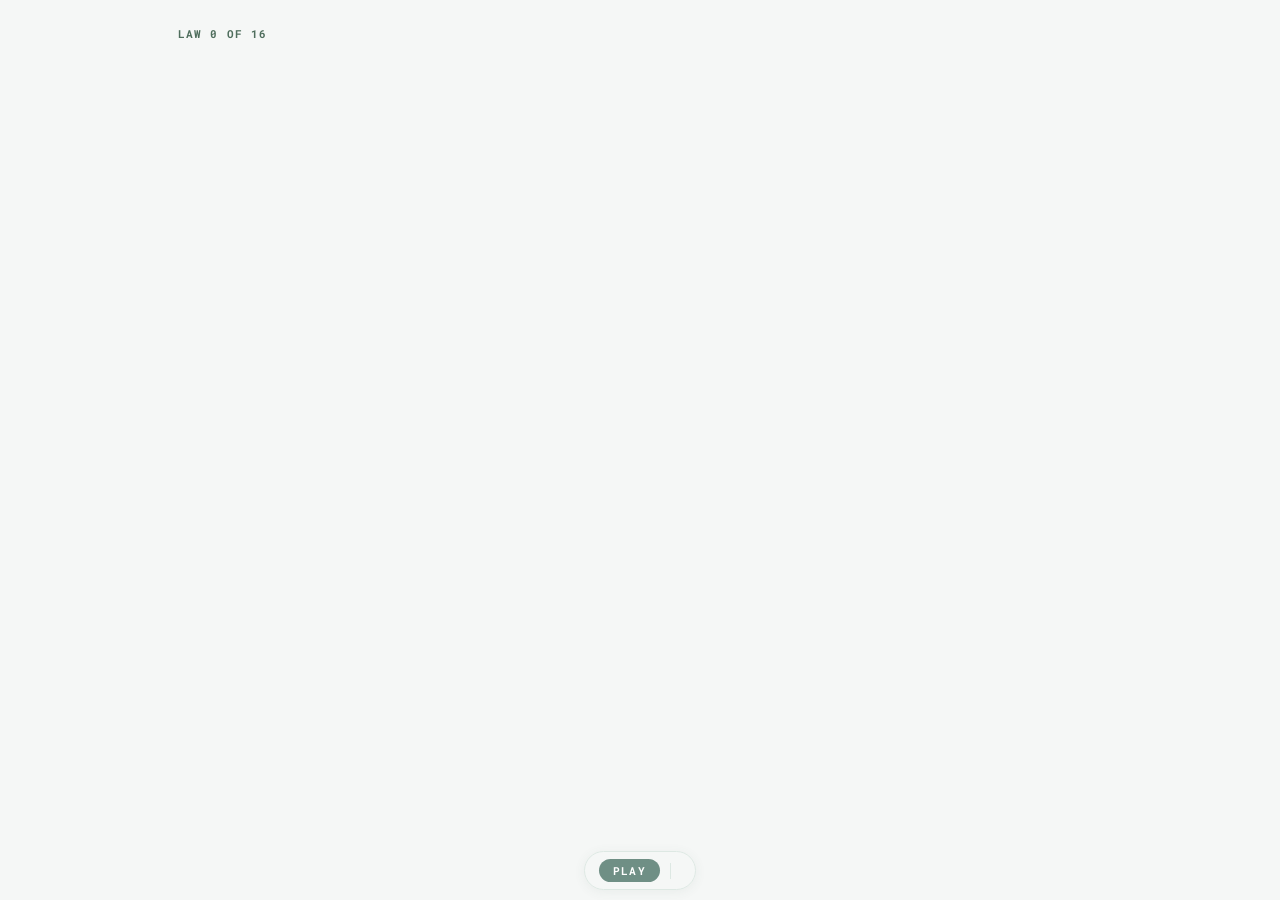
<file: figures/timeline-us/index.html>
<!DOCTYPE html>
<html lang="en">
<head>
<meta charset="utf-8">
<title>Domestic Workers Bill of Rights Victories</title>
<link rel="preconnect" href="https://fonts.googleapis.com">
<link rel="preconnect" href="https://fonts.gstatic.com" crossorigin>
<link href="https://fonts.googleapis.com/css2?family=Epilogue:wght@400;600;700&family=Roboto+Mono:wght@400;500;700&display=swap" rel="stylesheet">
<link rel="stylesheet" href="../../css/tokens.css">
<script src="https://d3js.org/d3.v7.min.js"></script>
<style>
*, *::before, *::after { box-sizing: border-box; }

body {
    margin: 0;
    font-family: var(--sans);
    background: var(--paper);
    color: var(--ink);
    padding-bottom: 60px;
}

svg {
    display: block;
    margin: 16px auto 0 auto;
}

path.active {
    cursor: pointer;
}

path.active:hover {
    stroke: #fff;
    stroke-width: 1.8px;
}

circle.active-point {
    cursor: pointer;
}

circle.active-point:hover {
    stroke: #3d5a4a;
    stroke-width: 3px;
}

.bottom-bar {
    position: fixed;
    left: 0;
    right: 0;
    bottom: 10px;
    width: 100%;
    text-align: center;
}

.controls-row {
    display: inline-flex;
    align-items: center;
    gap: 10px;
    flex-wrap: nowrap;
    justify-content: center;
    background: rgba(245, 247, 246, 0.97);
    padding: 7px 14px;
    border-radius: 999px;
    border: 1px solid var(--rule);
    max-width: calc(100vw - 24px);
    overflow-x: auto;
    box-shadow: 0 2px 12px rgba(74,95,88,.07);
}

button {
    padding: 4px 14px;
    border: none;
    background: var(--sage);
    color: white;
    cursor: pointer;
    border-radius: 999px;
    font-family: var(--mono);
    font-size: 11px;
    font-weight: 700;
    letter-spacing: .1em;
    text-transform: uppercase;
    flex-shrink: 0;
}

button:hover {
    background: var(--sage-deep);
}

.counter-label {
    font-family: var(--mono);
    font-size: 11px;
    font-weight: 700;
    letter-spacing: .1em;
    fill: var(--moss-deep);
    pointer-events: none;
}

.bar-sep {
    width: 1px;
    height: 16px;
    background: var(--rule);
    flex-shrink: 0;
}

.years {
    display: inline-flex;
    flex-wrap: nowrap;
    gap: 4px;
    color: var(--ink-3);
    font-family: var(--mono);
    font-size: 11px;
}

.year {
    cursor: pointer;
    padding: 3px 6px;
    border-radius: 999px;
    transition: color 0.15s ease, background 0.15s ease;
}

.year:hover {
    color: var(--sage-deep);
    background: var(--sage-tint);
}

.year.active {
    color: var(--sage-deep);
    font-weight: 700;
    background: var(--rule);
}

/* Tooltip */
#tooltip {
    position: fixed;
    pointer-events: none;
    background: #fff;
    border: 1px solid var(--rule);
    border-radius: 8px;
    padding: 10px 13px;
    box-shadow: 0 4px 18px rgba(74,95,88,.13);
    opacity: 0;
    transition: opacity 0.1s;
    z-index: 100;
    min-width: 130px;
}

.tt-name {
    font-family: var(--mono);
    font-size: 10px;
    letter-spacing: .12em;
    text-transform: uppercase;
    color: var(--ink-3);
    margin-bottom: 5px;
}

.tt-year {
    font-family: var(--mono);
    font-size: 10px;
    font-weight: 700;
    letter-spacing: .08em;
    color: #4a7c6e;
}
</style>
</head>
<body>

<svg width="960" height="520">
  <text id="counter" class="counter-label" x="18" y="22">LAW 0 OF 16</text>
</svg>

<div class="bottom-bar">
  <div class="controls-row">
    <button id="play-btn" onclick="togglePlay()">Play</button>
    <div class="bar-sep"></div>
    <div class="years" id="years"></div>
  </div>
</div>

<div id="tooltip">
  <div class="tt-name" id="tt-name"></div>
  <div class="tt-year" id="tt-year"></div>
</div>

<script>
const width = 960, height = 520;
const svg = d3.select("svg");

const projection = d3.geoAlbersUsa()
    .translate([width / 2, height / 2 + 10])
    .scale(1000);

const path = d3.geoPath().projection(projection);

let currentYear = 2010;
let interval = null;
let isPlaying = false;

const years = d3.range(2010, 2027);

const yearContainer = d3.select("#years");
years.forEach(y => {
    yearContainer.append("span")
        .attr("id", "year-" + y)
        .attr("class", "year")
        .text(y)
        .on("click", () => {
            stopPlay();
            currentYear = y;
            updateMap(currentYear);
        });
});

function updateYearDisplay(year) {
    years.forEach(y => {
        d3.select("#year-" + y).classed("active", y === year);
    });
}

function stopPlay() {
    clearInterval(interval);
    interval = null;
    isPlaying = false;
    d3.select("#play-btn").text("Play");
}

function startPlay() {
    stopPlay();
    isPlaying = true;
    d3.select("#play-btn").text("Pause");

    interval = setInterval(() => {
        if (currentYear < 2026) {
            currentYear++;
            updateMap(currentYear);
        } else {
            stopPlay();
        }
    }, 2000);
}

window.togglePlay = function() {
    if (isPlaying) {
        stopPlay();
    } else {
        if (currentYear >= 2026) currentYear = 2010;
        startPlay();
    }
};

function getYearValue(d) {
    const y = +d.properties.DWBR_Timeline_US_States_year;
    return (!isNaN(y) && y > 0) ? y : null;
}

function getName(d) {
    return d.properties.NAME || d.properties.name || "";
}

function isPoint(d) {
    return d.geometry && d.geometry.type === "Point";
}

const tooltipEl = document.getElementById("tooltip");

function showTooltip(event, d) {
    document.getElementById("tt-name").textContent = getName(d);
    document.getElementById("tt-year").textContent = "Passed " + getYearValue(d);
    tooltipEl.style.opacity = "1";
    moveTooltip(event);
}

function moveTooltip(event) {
    let x = event.clientX + 14;
    let y = event.clientY - 10;
    if (x + 170 > window.innerWidth) x = event.clientX - 170 - 6;
    if (y + 56 > window.innerHeight) y = event.clientY - 56;
    tooltipEl.style.left = x + "px";
    tooltipEl.style.top = y + "px";
}

function hideTooltip() {
    tooltipEl.style.opacity = "0";
}

d3.json("DWBR_Timeline_US_States_with_Cities.geojson").then(data => {
    const allFeatures = data.features;
    const total = allFeatures.filter(d => getYearValue(d) !== null).length;

    function pointCoords(d) {
        if (!isPoint(d)) return null;
        const p = projection(d.geometry.coordinates);
        if (!p) return null;
        return { x: p[0], y: p[1] };
    }

    svg.selectAll("path.base")
        .data(allFeatures.filter(d => !isPoint(d)))
        .enter()
        .append("path")
        .attr("class", "base")
        .attr("d", path)
        .attr("fill", "#dde8e3")
        .attr("stroke", "#f5f7f6")
        .attr("stroke-width", 0.8);

    const activePolygonLayer = svg.append("g");
    const activePointLayer = svg.append("g");

    window.updateMap = function(year) {
        updateYearDisplay(year);

        const activeFeatures = allFeatures.filter(d => {
            const y = getYearValue(d);
            return y !== null && y <= year;
        });

        d3.select("#counter").text("LAW " + activeFeatures.length + " OF " + total);

        const activePolygons = activeFeatures.filter(d => !isPoint(d));
        const activePoints   = activeFeatures.filter(d => isPoint(d));

        const polygonJoin = activePolygonLayer.selectAll("path.active")
            .data(activePolygons, d => getName(d));

        const enteredPolygons = polygonJoin.enter()
            .append("path")
            .attr("class", "active")
            .attr("d", path)
            .attr("fill", "#6f8f85")
            .attr("stroke", "#f5f7f6")
            .attr("stroke-width", 0.8)
            .attr("opacity", 0)
            .on("mouseover", showTooltip)
            .on("mousemove", moveTooltip)
            .on("mouseout", hideTooltip);

        enteredPolygons.transition()
            .duration(1400)
            .ease(d3.easeCubicInOut)
            .attr("opacity", 1);

        polygonJoin
            .transition()
            .duration(500)
            .ease(d3.easeCubicInOut)
            .attr("d", path)
            .attr("fill", "#6f8f85")
            .attr("stroke", "#f5f7f6")
            .attr("stroke-width", 0.8)
            .attr("opacity", 1);

        polygonJoin.exit()
            .transition()
            .duration(350)
            .ease(d3.easeCubicInOut)
            .attr("opacity", 0)
            .remove();

        const pointJoin = activePointLayer.selectAll("circle.active-point")
            .data(activePoints, d => getName(d));

        const enteredPoints = pointJoin.enter()
            .append("circle")
            .attr("class", "active-point")
            .attr("cx", d => pointCoords(d)?.x ?? -999)
            .attr("cy", d => pointCoords(d)?.y ?? -999)
            .attr("r", 1)
            .attr("fill", "#f5f7f6")
            .attr("stroke", "#3d5a4a")
            .attr("stroke-width", 2)
            .attr("opacity", 0)
            .on("mouseover", showTooltip)
            .on("mousemove", moveTooltip)
            .on("mouseout", hideTooltip);

        enteredPoints.transition()
            .duration(1400)
            .ease(d3.easeCubicInOut)
            .attr("r", 6)
            .attr("opacity", 1);

        pointJoin
            .transition()
            .duration(500)
            .ease(d3.easeCubicInOut)
            .attr("cx", d => pointCoords(d)?.x ?? -999)
            .attr("cy", d => pointCoords(d)?.y ?? -999)
            .attr("r", 6)
            .attr("opacity", 1);

        pointJoin.exit()
            .transition()
            .duration(350)
            .ease(d3.easeCubicInOut)
            .attr("r", 1)
            .attr("opacity", 0)
            .remove();
    };

    updateMap(currentYear);
});
</script>
<script>
  new ResizeObserver(() => {
    const h = document.documentElement.scrollHeight;
    if (h > 0) window.parent.postMessage({ type: 'iframe-resize', height: h }, '*');
  }).observe(document.documentElement);
</script>
</body>
</html>
</file>
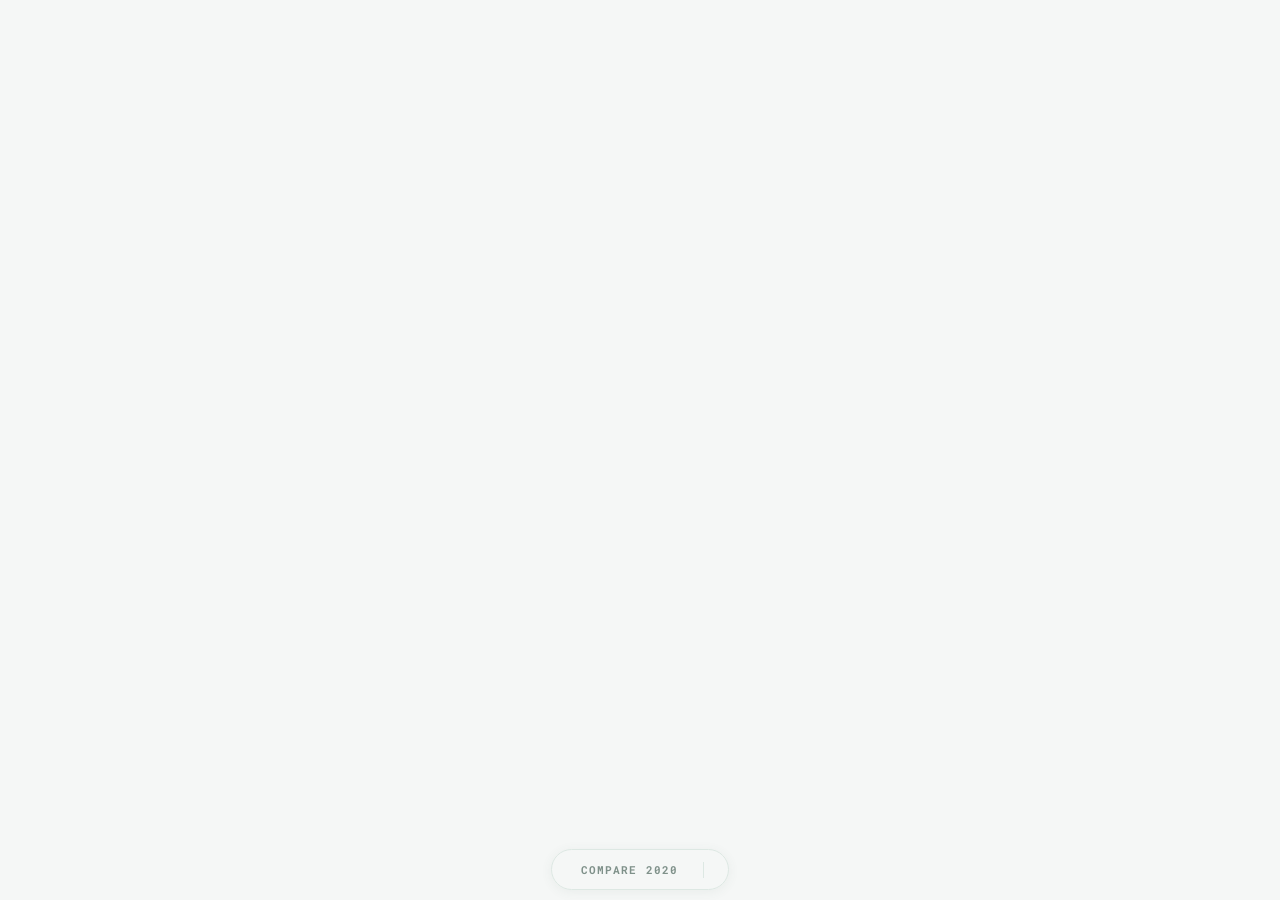
<file: figures/vote-map-wa-house/index.html>
<!DOCTYPE html>
<html lang="en">
<head>
<meta charset="utf-8">
<meta name="viewport" content="width=device-width, initial-scale=1">
<title>WA DWBR Vote Map · House · 2026</title>
<link rel="preconnect" href="https://fonts.googleapis.com">
<link rel="preconnect" href="https://fonts.gstatic.com" crossorigin>
<link href="https://fonts.googleapis.com/css2?family=Epilogue:wght@400;600;700&family=Roboto+Mono:wght@400;500;700&display=swap" rel="stylesheet">
<link rel="stylesheet" href="../../css/tokens.css">
<script src="https://d3js.org/d3.v7.min.js"></script>
<style>
*, *::before, *::after { box-sizing: border-box; margin: 0; padding: 0; }

body {
  font-family: var(--sans);
  background: var(--paper);
  color: var(--ink);
  height: 100vh;
  display: flex;
  flex-direction: column;
  overflow: hidden;
}

#map-wrap {
  flex: 1;
  position: relative;
  overflow: hidden;
}

svg#map {
  display: block;
  width: 100%;
  height: 100%;
}

.district {
  stroke: var(--paper);
  stroke-width: 0.6px;
  cursor: pointer;
  transition: stroke-width 0.1s;
}

.district:hover {
  stroke: #fff;
  stroke-width: 1.8px;
}

.slider-group {
  cursor: ew-resize;
}

.compare-label {
  position: absolute;
  top: 14px;
  width: 80px;
  text-align: center;
  font-family: var(--mono);
  font-size: 11px;
  font-weight: 700;
  letter-spacing: .12em;
  text-transform: uppercase;
  color: rgba(74, 95, 88, 0.45);
  pointer-events: none;
  z-index: 5;
  display: none;
}
#compare-label-left  { left: 0; }
#compare-label-right { right: 0; }

#tooltip {
  position: absolute;
  pointer-events: none;
  background: #fff;
  border: 1px solid var(--rule);
  border-radius: 8px;
  padding: 10px 13px;
  box-shadow: 0 4px 18px rgba(74,95,88,.13);
  font-size: 13px;
  min-width: 180px;
  max-width: 260px;
  opacity: 0;
  transition: opacity 0.1s;
  z-index: 10;
}

.tt-dist {
  font-family: var(--mono);
  font-size: 10px;
  letter-spacing: .12em;
  text-transform: uppercase;
  color: var(--ink-3);
  margin-bottom: 7px;
}

.tt-agg {
  font-family: var(--mono);
  font-size: 10px;
  font-weight: 700;
  letter-spacing: .08em;
  margin-bottom: 8px;
  padding-bottom: 7px;
  border-bottom: 1px solid #eef3f1;
  color: var(--ink);
}

.tt-compare-label {
  font-family: var(--mono);
  font-size: 9px;
  font-weight: 700;
  letter-spacing: .08em;
  text-transform: uppercase;
  color: #b0b8b4;
  margin-bottom: 4px;
}

.tt-sep {
  border-top: 1px solid #eef3f1;
  margin: 5px 0 6px;
}

.tt-row {
  display: flex;
  align-items: center;
  gap: 7px;
  padding: 2px 0;
}

.tt-name {
  font-size: 13px;
  font-weight: 600;
  color: #1a2820;
  flex: 1;
  white-space: nowrap;
  overflow: hidden;
  text-overflow: ellipsis;
}

.tt-party {
  font-family: var(--mono);
  font-size: 9px;
  font-weight: 700;
  letter-spacing: .06em;
  padding: 1px 5px;
  border-radius: 3px;
  flex-shrink: 0;
}
.tt-party.D { background: #dbe8f5; color: #1d5fa8; }
.tt-party.R { background: #f5dbe0; color: #b02020; }

.tt-vote {
  font-family: var(--mono);
  font-size: 10px;
  font-weight: 700;
  letter-spacing: .06em;
  flex-shrink: 0;
}
.tt-vote.Yea     { color: #3d6b5e; }
.tt-vote.Nay     { color: #8b3a3a; }
.tt-vote.Excused { color: var(--ink-3); }
.tt-vote.No-Vote { color: var(--ink-3); }

.bottom-bar {
  padding: 8px 0 10px;
  text-align: center;
  background: var(--paper);
}

.controls-row {
  display: inline-flex;
  align-items: center;
  gap: 10px;
  flex-wrap: nowrap;
  background: rgba(245,247,246,.97);
  padding: 7px 14px;
  border-radius: 999px;
  border: 1px solid var(--rule);
  box-shadow: 0 2px 12px rgba(74,95,88,.07);
}

.chamber-btn {
  padding: 4px 14px;
  border: 1px solid transparent;
  background: transparent;
  color: var(--ink-3);
  cursor: pointer;
  border-radius: 999px;
  font-family: var(--mono);
  font-size: 11px;
  font-weight: 700;
  letter-spacing: .1em;
  text-transform: uppercase;
  transition: all .18s;
  flex-shrink: 0;
}

.chamber-btn.active {
  background: var(--sage);
  color: #fff;
  border-color: var(--sage-deep);
}

.chamber-btn:not(.active):hover {
  background: var(--sage-tint);
  color: var(--ink);
}

.bar-sep {
  width: 1px;
  height: 16px;
  background: var(--rule);
  flex-shrink: 0;
}

.legend {
  display: inline-flex;
  align-items: center;
  gap: 12px;
  flex-wrap: nowrap;
}

.legend-item {
  display: flex;
  align-items: center;
  gap: 5px;
  font-family: var(--mono);
  font-size: 9px;
  letter-spacing: .08em;
  text-transform: uppercase;
  color: var(--ink-3);
  white-space: nowrap;
}

.legend-swatch {
  width: 11px;
  height: 11px;
  border-radius: 2px;
  flex-shrink: 0;
}
</style>
</head>
<body>

<div id="map-wrap">
  <svg id="map"></svg>
  <div id="compare-label-left"  class="compare-label">2020</div>
  <div id="compare-label-right" class="compare-label">2026</div>
  <div id="tooltip"></div>
</div>

<div class="bottom-bar">
  <div class="controls-row">
    <button class="chamber-btn" id="btn-compare">Compare 2020</button>
    <div class="bar-sep"></div>
    <div class="legend" id="legend"></div>
  </div>
</div>

<script>
const HOUSE_COLORS = {
  "2 Yea":           "#4a7c6e",
  "2 Nay":           "#a04040",
  "1 Yea 1 Nay":     "#c49a3a",
  "1 Yea 1 No Vote": "#7aaa9a",
  "1 Nay 1 No Vote": "#c07a7a",
};
const BASE_COLOR = "#dde8e3";

const HOUSE_AGG_LABEL = {
  "2 Yea":           "Both Yea",
  "2 Nay":           "Both Nay",
  "1 Yea 1 Nay":     "Split",
  "1 Yea 1 No Vote": "Yea + Excused",
  "1 Nay 1 No Vote": "Nay + Excused",
};

const HOUSE_LEGEND = [
  { color:"#4a7c6e", label:"Both Yea" },
  { color:"#a04040", label:"Both Nay" },
  { color:"#c49a3a", label:"Split" },
  { color:"#7aaa9a", label:"Yea + Excused" },
  { color:"#c07a7a", label:"Nay + Excused" },
];

const HM = {
   1: [{f:"Davina",   l:"Duerr",       p:"D",v:"Yea"},    {f:"Shelley",   l:"Kloba",      p:"D",v:"Yea"}],
   2: [{f:"Andrew",   l:"Barkis",      p:"R",v:"Nay"},    {f:"Matt",      l:"Marshall",   p:"R",v:"Nay"}],
   3: [{f:"Natasha",  l:"Hill",        p:"D",v:"Yea"},    {f:"Timm",      l:"Ormsby",     p:"D",v:"Yea"}],
   4: [{f:"Rob",      l:"Chase",       p:"R",v:"Nay"},    {f:"Suzanne",   l:"Schmidt",    p:"R",v:"Nay"}],
   5: [{f:"Lisa",     l:"Callan",      p:"D",v:"Yea"},    {f:"Zach",      l:"Hall",       p:"D",v:"Yea"}],
   6: [{f:"Jenny",    l:"Graham",      p:"R",v:"Nay"},    {f:"Mike",      l:"Volz",       p:"R",v:"Nay"}],
   7: [{f:"Hunter",   l:"Abell",       p:"R",v:"Nay"},    {f:"Andrew",    l:"Engell",     p:"R",v:"Nay"}],
   8: [{f:"Stephanie",l:"Barnard",     p:"R",v:"Nay"},    {f:"April",     l:"Connors",    p:"R",v:"Nay"}],
   9: [{f:"Mary",     l:"Dye",         p:"R",v:"Nay"},    {f:"Joe",       l:"Schmick",    p:"R",v:"Nay"}],
  10: [{f:"Dave",     l:"Paul",        p:"D",v:"Yea"},    {f:"Clyde",     l:"Shavers",    p:"D",v:"Yea"}],
  11: [{f:"Steve",    l:"Bergquist",   p:"D",v:"Yea"},    {f:"David",     l:"Hackney",    p:"D",v:"Yea"}],
  12: [{f:"Brian",    l:"Burnett",     p:"R",v:"Nay"},    {f:"Mike",      l:"Steele",     p:"R",v:"Nay"}],
  13: [{f:"Alex",     l:"Ybarra",      p:"R",v:"Nay"},    {f:"Tom",       l:"Dent",       p:"R",v:"Excused"}],
  14: [{f:"Deb",      l:"Manjarrez",   p:"R",v:"Nay"},    {f:"Gloria",    l:"Mendoza",    p:"R",v:"Nay"}],
  15: [{f:"Chris",    l:"Corry",       p:"R",v:"Nay"},    {f:"Jeremie",   l:"Dufault",    p:"R",v:"Nay"}],
  16: [{f:"Mark",     l:"Klicker",     p:"R",v:"Nay"},    {f:"Skyler",    l:"Rude",       p:"R",v:"Nay"}],
  17: [{f:"David",    l:"Stuebe",      p:"R",v:"Nay"},    {f:"Kevin",     l:"Waters",     p:"R",v:"Nay"}],
  18: [{f:"John",     l:"Ley",         p:"R",v:"Nay"},    {f:"Stephanie", l:"McClintock", p:"R",v:"Nay"}],
  19: [{f:"Joel",     l:"McEntire",    p:"R",v:"Nay"},    {f:"Jim",       l:"Walsh",       p:"R",v:"Nay"}],
  20: [{f:"Peter",    l:"Abbarno",     p:"R",v:"Nay"},    {f:"Ed",        l:"Orcutt",     p:"R",v:"Nay"}],
  21: [{f:"Lillian",  l:"Ortiz-Self",  p:"D",v:"Yea"},    {f:"Strom",     l:"Peterson",   p:"D",v:"Yea"}],
  22: [{f:"Beth",     l:"Doglio",      p:"D",v:"Yea"},    {f:"Lisa",      l:"Parshley",   p:"D",v:"Yea"}],
  23: [{f:"Greg",     l:"Nance",       p:"D",v:"Yea"},    {f:"Tarra",     l:"Simmons",    p:"D",v:"Yea"}],
  24: [{f:"Adam",     l:"Bernbaum",    p:"D",v:"Yea"},    {f:"Steve",     l:"Tharinger",  p:"D",v:"Excused"}],
  25: [{f:"Cyndy",    l:"Jacobsen",    p:"R",v:"Nay"},    {f:"Michael",   l:"Keaton",     p:"R",v:"Nay"}],
  26: [{f:"Adison",   l:"Richards",    p:"D",v:"Nay"},    {f:"Michelle",  l:"Valdez",     p:"R",v:"Nay"}],
  27: [{f:"Jake",     l:"Fey",         p:"D",v:"Yea"},    {f:"Laurie",    l:"Jinkins",    p:"D",v:"Yea"}],
  28: [{f:"Dan",      l:"Bronoske",    p:"D",v:"Yea"},    {f:"Mari",      l:"Leavitt",    p:"D",v:"Yea"}],
  29: [{f:"Sharlett", l:"Mena",        p:"D",v:"Yea"},    {f:"Melanie",   l:"Morgan",     p:"D",v:"Yea"}],
  30: [{f:"Kristine", l:"Reeves",      p:"D",v:"Yea"},    {f:"Jamila",    l:"Taylor",     p:"D",v:"Yea"}],
  31: [{f:"Joshua",   l:"Penner",      p:"R",v:"Nay"},    {f:"Drew",      l:"Stokesbary", p:"R",v:"Nay"}],
  32: [{f:"Lauren",   l:"Davis",       p:"D",v:"Yea"},    {f:"Cindy",     l:"Ryu",        p:"D",v:"Yea"}],
  33: [{f:"Mia",      l:"Gregerson",   p:"D",v:"Yea"},    {f:"Edwin",     l:"Obras",      p:"D",v:"Yea"}],
  34: [{f:"Joe",      l:"Fitzgibbon",  p:"D",v:"Yea"},    {f:"Brianna",   l:"Thomas",     p:"D",v:"Yea"}],
  35: [{f:"Travis",   l:"Couture",     p:"R",v:"Nay"},    {f:"Dan",       l:"Griffey",    p:"R",v:"Nay"}],
  36: [{f:"Liz",      l:"Berry",       p:"D",v:"Yea"},    {f:"Julia",     l:"Reed",       p:"D",v:"Yea"}],
  37: [{f:"Sharon",   l:"Santos",      p:"D",v:"Yea"},    {f:"Chipalo",   l:"Street",     p:"D",v:"Yea"}],
  38: [{f:"Julio",    l:"Cortes",      p:"D",v:"Yea"},    {f:"Mary",      l:"Fosse",      p:"D",v:"Yea"}],
  39: [{f:"Carolyn",  l:"Eslick",      p:"R",v:"Yea"},    {f:"Sam",       l:"Low",        p:"R",v:"Yea"}],
  40: [{f:"Debra",    l:"Lekanoff",    p:"D",v:"Yea"},    {f:"Alex",      l:"Ramel",      p:"D",v:"Yea"}],
  41: [{f:"My-Linh",  l:"Thai",        p:"D",v:"Yea"},    {f:"Janice",    l:"Zahn",       p:"D",v:"Yea"}],
  42: [{f:"Joe",      l:"Timmons",     p:"D",v:"Yea"},    {f:"Alicia",    l:"Rule",       p:"D",v:"Nay"}],
  43: [{f:"Nicole",   l:"Macri",       p:"D",v:"Yea"},    {f:"Shaun",     l:"Scott",      p:"D",v:"Yea"}],
  44: [{f:"April",    l:"Berg",        p:"D",v:"Yea"},    {f:"Brandy",    l:"Donaghy",    p:"D",v:"Yea"}],
  45: [{f:"Roger",    l:"Goodman",     p:"D",v:"Yea"},    {f:"Larry",     l:"Springer",   p:"D",v:"Yea"}],
  46: [{f:"Darya",    l:"Farivar",     p:"D",v:"Yea"},    {f:"Gerry",     l:"Pollet",     p:"D",v:"Yea"}],
  47: [{f:"Debra",    l:"Entenman",    p:"D",v:"Yea"},    {f:"Chris",     l:"Stearns",    p:"D",v:"Yea"}],
  48: [{f:"Osman",    l:"Salahuddin",  p:"D",v:"Yea"},    {f:"Amy",       l:"Walen",      p:"D",v:"Nay"}],
  49: [{f:"Monica",   l:"Stonier",     p:"D",v:"Yea"},    {f:"Sharon",    l:"Wylie",      p:"D",v:"Yea"}],
};

const HM2020 = {
   1: [{f:"Davina",    l:"Duerr",        p:"D",v:"Yea"}, {f:"Shelley",   l:"Kloba",       p:"D",v:"Yea"}],
   2: [{f:"Andrew",    l:"Barkis",       p:"R",v:"Nay"}, {f:"J.T.",      l:"Wilcox",      p:"R",v:"Nay"}],
   3: [{f:"Timm",      l:"Ormsby",       p:"D",v:"Yea"}, {f:"Marcus",    l:"Riccelli",    p:"D",v:"Yea"}],
   4: [{f:"Bob",       l:"McCaslin",     p:"R",v:"Nay"}, {f:"Matt",      l:"Shea",        p:"R",v:"Nay"}],
   5: [{f:"Lisa",      l:"Callan",       p:"D",v:"Yea"}, {f:"Bill",      l:"Ramos",       p:"D",v:"Yea"}],
   6: [{f:"Jenny",     l:"Graham",       p:"R",v:"Nay"}, {f:"Mike",      l:"Volz",        p:"R",v:"Nay"}],
   7: [{f:"Joel",      l:"Kretz",        p:"R",v:"Nay"}, {f:"Jacquelin", l:"Maycumber",   p:"R",v:"Nay"}],
   8: [{f:"Matt",      l:"Boehnke",      p:"R",v:"Nay"}, {f:"Brad",      l:"Klippert",    p:"R",v:"Nay"}],
   9: [{f:"Mary",      l:"Dye",          p:"R",v:"Nay"}, {f:"Joe",       l:"Schmick",     p:"R",v:"Nay"}],
  10: [{f:"Dave",      l:"Paul",         p:"D",v:"Yea"}, {f:"Norma",     l:"Smith",       p:"R",v:"Nay"}],
  11: [{f:"Steve",     l:"Bergquist",    p:"D",v:"Yea"}, {f:"Zack",      l:"Hudgins",     p:"D",v:"Yea"}],
  12: [{f:"Keith",     l:"Goehner",      p:"R",v:"Nay"}, {f:"Mike",      l:"Steele",      p:"R",v:"Nay"}],
  13: [{f:"Tom",       l:"Dent",         p:"R",v:"Nay"}, {f:"Alex",      l:"Ybarra",      p:"R",v:"Yea"}],
  14: [{f:"Chris",     l:"Corry",        p:"R",v:"Nay"}, {f:"Gina",      l:"Mosbrucker",  p:"R",v:"Nay"}],
  15: [{f:"Bruce",     l:"Chandler",     p:"R",v:"Yea"}, {f:"Jeremie",   l:"Dufault",     p:"R",v:"Nay"}],
  16: [{f:"Bill",      l:"Jenkin",       p:"R",v:"Nay"}, {f:"Skyler",    l:"Rude",        p:"R",v:"Nay"}],
  17: [{f:"Paul",      l:"Harris",       p:"R",v:"Nay"}, {f:"Vicki",     l:"Kraft",       p:"R",v:"Nay"}],
  18: [{f:"Larry",     l:"Hoff",         p:"R",v:"Nay"}, {f:"Brandon",   l:"Vick",        p:"R",v:"Nay"}],
  19: [{f:"Brian",     l:"Blake",        p:"D",v:"Yea"}, {f:"Jim",       l:"Walsh",       p:"R",v:"Nay"}],
  20: [{f:"Richard",   l:"Debolt",       p:"R",v:"Nay"}, {f:"Ed",        l:"Orcutt",      p:"R",v:"Nay"}],
  21: [{f:"Lillian",   l:"Ortiz-Self",   p:"D",v:"Yea"}, {f:"Strom",     l:"Peterson",    p:"D",v:"Yea"}],
  22: [{f:"Beth",      l:"Doglio",       p:"D",v:"Yea"}, {f:"Laurie",    l:"Dolan",       p:"D",v:"Yea"}],
  23: [{f:"Sherry",    l:"Appleton",     p:"D",v:"Yea"}, {f:"Drew",      l:"Hansen",      p:"D",v:"Yea"}],
  24: [{f:"Mike",      l:"Chapman",      p:"D",v:"Yea"}, {f:"Steve",     l:"Tharinger",   p:"D",v:"Yea"}],
  25: [{f:"Kelly",     l:"Chambers",     p:"R",v:"Nay"}, {f:"Chris",     l:"Gildon",      p:"R",v:"Nay"}],
  26: [{f:"Michelle",  l:"Caldier",      p:"R",v:"Nay"}, {f:"Jesse",     l:"Young",       p:"R",v:"Nay"}],
  27: [{f:"Jake",      l:"Fey",          p:"D",v:"Yea"}, {f:"Laurie",    l:"Jinkins",     p:"D",v:"Yea"}],
  28: [{f:"Christine", l:"Kilduff",      p:"D",v:"Yea"}, {f:"Mari",      l:"Leavitt",     p:"D",v:"Yea"}],
  29: [{f:"Steve",     l:"Kirby",        p:"D",v:"Yea"}, {f:"Melanie",   l:"Morgan",      p:"D",v:"Yea"}],
  30: [{f:"Jesse",     l:"Johnson",      p:"D",v:"Yea"}, {f:"Mike",      l:"Pellicciotti",p:"D",v:"Yea"}],
  31: [{f:"Morgan",    l:"Irwin",        p:"R",v:"Nay"}, {f:"Drew",      l:"Stokesbary",  p:"R",v:"Nay"}],
  32: [{f:"Lauren",    l:"Davis",        p:"D",v:"Yea"}, {f:"Cindy",     l:"Ryu",         p:"D",v:"Yea"}],
  33: [{f:"Mia",       l:"Gregerson",    p:"D",v:"Yea"}, {f:"Tina",      l:"Orwall",      p:"D",v:"Yea"}],
  34: [{f:"Eileen",    l:"Cody",         p:"D",v:"Yea"}, {f:"Joe",       l:"Fitzgibbon",  p:"D",v:"Yea"}],
  35: [{f:"Dan",       l:"Griffey",      p:"R",v:"Nay"}, {f:"Drew",      l:"MacEwen",     p:"R",v:"Nay"}],
  36: [{f:"Noel",      l:"Frame",        p:"D",v:"Yea"}, {f:"Gael",      l:"Tarleton",    p:"D",v:"Yea"}],
  37: [{f:"Eric",      l:"Pettigrew",    p:"D",v:"Yea"}, {f:"Sharon",    l:"Santos",      p:"D",v:"Yea"}],
  38: [{f:"June",      l:"Robinson",     p:"D",v:"Yea"}, {f:"Mike",      l:"Sells",       p:"D",v:"Yea"}],
  39: [{f:"Carolyn",   l:"Eslick",       p:"R",v:"Nay"}, {f:"Robert",    l:"Sutherland",  p:"R",v:"Nay"}],
  40: [{f:"Debra",     l:"Lekanoff",     p:"D",v:"Yea"}, {f:"Alex",      l:"Ramel",       p:"D",v:"Yea"}],
  41: [{f:"Tana",      l:"Senn",         p:"D",v:"Yea"}, {f:"My-Linh",   l:"Thai",        p:"D",v:"Yea"}],
  42: [{f:"Sharon",    l:"Shewmake",     p:"D",v:"Yea"}, {f:"Luanne",    l:"Van Werven",  p:"R",v:"Nay"}],
  43: [{f:"Frank",     l:"Chopp",        p:"D",v:"Yea"}, {f:"Nicole",    l:"Macri",       p:"D",v:"Yea"}],
  44: [{f:"John",      l:"Lovick",       p:"D",v:"Yea"}, {f:"Jared",     l:"Mead",        p:"D",v:"Yea"}],
  45: [{f:"Roger",     l:"Goodman",      p:"D",v:"Yea"}, {f:"Larry",     l:"Springer",    p:"D",v:"Yea"}],
  46: [{f:"Gerry",     l:"Pollet",       p:"D",v:"Yea"}, {f:"Javier",    l:"Valdez",      p:"D",v:"Yea"}],
  47: [{f:"Debra",     l:"Entenman",     p:"D",v:"Yea"}, {f:"Pat",       l:"Sullivan",    p:"D",v:"Yea"}],
  48: [{f:"Vandana",   l:"Slatter",      p:"D",v:"Yea"}, {f:"Amy",       l:"Walen",       p:"D",v:"Yea"}],
  49: [{f:"Monica",    l:"Stonier",      p:"D",v:"Yea"}, {f:"Sharon",    l:"Wylie",       p:"D",v:"Yea"}],
};

let compareMode = false;
let sliderX = null;
let houseGeo = null;
let houseGeo2020 = null;
let lookup2020 = null, lookup2026 = null;

const tooltip = document.getElementById("tooltip");
const mapWrap = document.getElementById("map-wrap");

const svg = d3.select("#map");
const defs = svg.append("defs");
const clipRect = defs.append("clipPath").attr("id", "clip-2026").append("rect");
const g2020 = svg.append("g");
const g2026 = svg.append("g").attr("clip-path", "url(#clip-2026)");

const sliderGroup = svg.append("g").attr("class", "slider-group").style("display", "none");
const sliderHit = sliderGroup.append("rect").attr("fill", "transparent").attr("y", 0).attr("width", 32);
const sliderLine = sliderGroup.append("line").attr("stroke", "#fff").attr("stroke-width", 2).attr("pointer-events", "none");
const sliderHandle = sliderGroup.append("circle")
  .attr("r", 18).attr("fill", "#fff")
  .attr("stroke", "#dde8e3").attr("stroke-width", 1.5)
  .attr("filter", "drop-shadow(0 2px 6px rgba(74,95,88,.18))")
  .attr("pointer-events", "none");
sliderGroup.append("text")
  .attr("text-anchor", "middle").attr("dominant-baseline", "central")
  .attr("font-family", "system-ui, sans-serif").attr("font-size", 10)
  .attr("fill", "#7f918a").attr("pointer-events", "none")
  .text("◀ ▶");

function dims() {
  return { W: mapWrap.clientWidth, H: mapWrap.clientHeight };
}

function buildProjection(geo) {
  const { W, H } = dims();
  return d3.geoMercator().fitExtent([[16, 16], [W - 16, H - 16]], geo);
}

function updateSlider() {
  const { W, H } = dims();
  const x = sliderX;
  clipRect.attr("x", x).attr("y", 0).attr("width", W - x).attr("height", H);
  sliderHit.attr("x", x - 16).attr("height", H);
  sliderLine.attr("x1", x).attr("y1", 0).attr("x2", x).attr("y2", H);
  sliderHandle.attr("cx", x).attr("cy", H / 2);
  svg.select("text").attr("x", x).attr("y", H / 2);
}

sliderGroup.call(
  d3.drag().on("start drag", function(event) {
    const { W } = dims();
    sliderX = Math.max(80, Math.min(W - 80, event.x));
    updateSlider();
  })
);

window.addEventListener("resize", () => { if (compareMode) updateSlider(); });

function houseColor(d)     { return HOUSE_COLORS[d.properties["House Aggregate 2026_Vote"]] || BASE_COLOR; }
function houseColor2020(d) { return HOUSE_COLORS[d.properties["House Aggregate 2020_Vote"]] || BASE_COLOR; }

function showTooltip(event, d) {
  const dist  = d.properties.District;
  const wrapR = mapWrap.getBoundingClientRect();
  let html;

  if (compareMode) {
    const f20  = lookup2020.get(dist);
    const f26  = lookup2026.get(dist);
    const AS   = "border-bottom:none;margin-bottom:3px;padding-bottom:0";
    const agg20 = f20?.properties["House Aggregate 2020_Vote"] || "";
    const agg26 = f26?.properties["House Aggregate 2026_Vote"] || "";
    const c20   = HOUSE_COLORS[agg20] || "#7f918a";
    const c26   = HOUSE_COLORS[agg26] || "#7f918a";
    const memberRow = m =>
      `<div class="tt-row">
        <span class="tt-name">${m.f} ${m.l}</span>
        <span class="tt-party ${m.p}">${m.p}</span>
        <span class="tt-vote ${m.v}">${m.v}</span>
      </div>`;
    html =
      `<div class="tt-dist">District ${dist}</div>` +
      `<div class="tt-compare-label">2020</div>` +
      `<div class="tt-agg" style="color:${c20};${AS}">${HOUSE_AGG_LABEL[agg20] || agg20}</div>` +
      (HM2020[dist] || []).map(memberRow).join("") +
      `<div class="tt-sep"></div>` +
      `<div class="tt-compare-label">2026</div>` +
      `<div class="tt-agg" style="color:${c26};${AS}">${HOUSE_AGG_LABEL[agg26] || agg26}</div>` +
      (HM[dist] || []).map(memberRow).join("");
  } else {
    const agg      = d.properties["House Aggregate 2026_Vote"] || "";
    const aggColor = HOUSE_COLORS[agg] || "#7f918a";
    const aggLabel = HOUSE_AGG_LABEL[agg] || agg;
    const memberRow = m =>
      `<div class="tt-row">
        <span class="tt-name">${m.f} ${m.l}</span>
        <span class="tt-party ${m.p}">${m.p}</span>
        <span class="tt-vote ${m.v}">${m.v}</span>
      </div>`;
    html =
      `<div class="tt-dist">District ${dist}</div>` +
      `<div class="tt-agg" style="color:${aggColor}">${aggLabel}</div>` +
      (HM[dist] || []).map(memberRow).join("");
  }

  tooltip.innerHTML = html;
  tooltip.style.opacity = "1";

  const tx = event.clientX - wrapR.left;
  const ty = event.clientY - wrapR.top;
  const tw = tooltip.offsetWidth  || 220;
  const th = tooltip.offsetHeight || 80;
  const { W, H } = dims();
  tooltip.style.left = (tx + 14 + tw > W ? tx - tw - 10 : tx + 14) + "px";
  tooltip.style.top  = (ty - 10 + th > H ? ty - th - 4  : ty - 10) + "px";
}

function hideTooltip() {
  tooltip.style.opacity = "0";
}

function renderLegend() {
  document.getElementById("legend").innerHTML = HOUSE_LEGEND.map(i =>
    `<span class="legend-item">
      <span class="legend-swatch" style="background:${i.color}"></span>${i.label}
    </span>`
  ).join("");
}

function draw() {
  lookup2026 = new Map(houseGeo.features.map(f => [f.properties.District, f]));
  lookup2020 = new Map(houseGeo2020.features.map(f => [f.properties.District, f]));

  const proj   = buildProjection(houseGeo);
  const pathFn = d3.geoPath().projection(proj);

  if (compareMode) {
    if (sliderX === null) sliderX = dims().W / 2;
    sliderGroup.style("display", null);
    d3.select("#compare-label-left").style("display", "block");
    d3.select("#compare-label-right").style("display", "block");
    updateSlider();
  } else {
    const { W, H } = dims();
    clipRect.attr("x", 0).attr("y", 0).attr("width", W).attr("height", H);
    sliderGroup.style("display", "none");
    d3.select("#compare-label-left").style("display", "none");
    d3.select("#compare-label-right").style("display", "none");
  }

  g2020.selectAll("path.district")
    .data(compareMode ? houseGeo2020.features : [], d => d.properties.GEOID)
    .join(
      enter => enter.append("path")
        .attr("class", "district")
        .attr("d", pathFn)
        .attr("fill", houseColor2020)
        .on("mousemove", (evt, d) => showTooltip(evt, d))
        .on("mouseleave", hideTooltip),
      update => update.transition().duration(380).ease(d3.easeCubicOut).attr("fill", houseColor2020),
      exit => exit.remove()
    );

  g2026.selectAll("path.district")
    .data(houseGeo.features, d => d.properties.GEOID)
    .join(
      enter => enter.append("path")
        .attr("class", "district")
        .attr("d", pathFn)
        .attr("fill", houseColor)
        .on("mousemove", (evt, d) => showTooltip(evt, d))
        .on("mouseleave", hideTooltip),
      update => update.transition().duration(380).ease(d3.easeCubicOut).attr("fill", houseColor)
    );

  renderLegend();
}

document.getElementById("btn-compare").addEventListener("click", () => {
  compareMode = !compareMode;
  document.getElementById("btn-compare").classList.toggle("active", compareMode);
  hideTooltip();
  draw();
});

Promise.all([
  d3.json("../vote-map-wa/house_aggregate.geojson"),
  d3.json("../vote-map-wa/2020_house_aggregate.geojson"),
]).then(([house, house20]) => {
  houseGeo     = house;
  houseGeo2020 = house20;
  draw();
}).catch(() => {
  mapWrap.innerHTML =
    `<div style="display:flex;align-items:center;justify-content:center;height:100%;color:#7f918a;font-size:14px;font-family: var(--sans);">
      Could not load district data.
    </div>`;
});
</script>
<script>
  new ResizeObserver(() => {
    const h = document.documentElement.scrollHeight;
    if (h > 0) window.parent.postMessage({ type: 'iframe-resize', height: h }, '*');
  }).observe(document.documentElement);
</script>
</body>
</html>
</file>
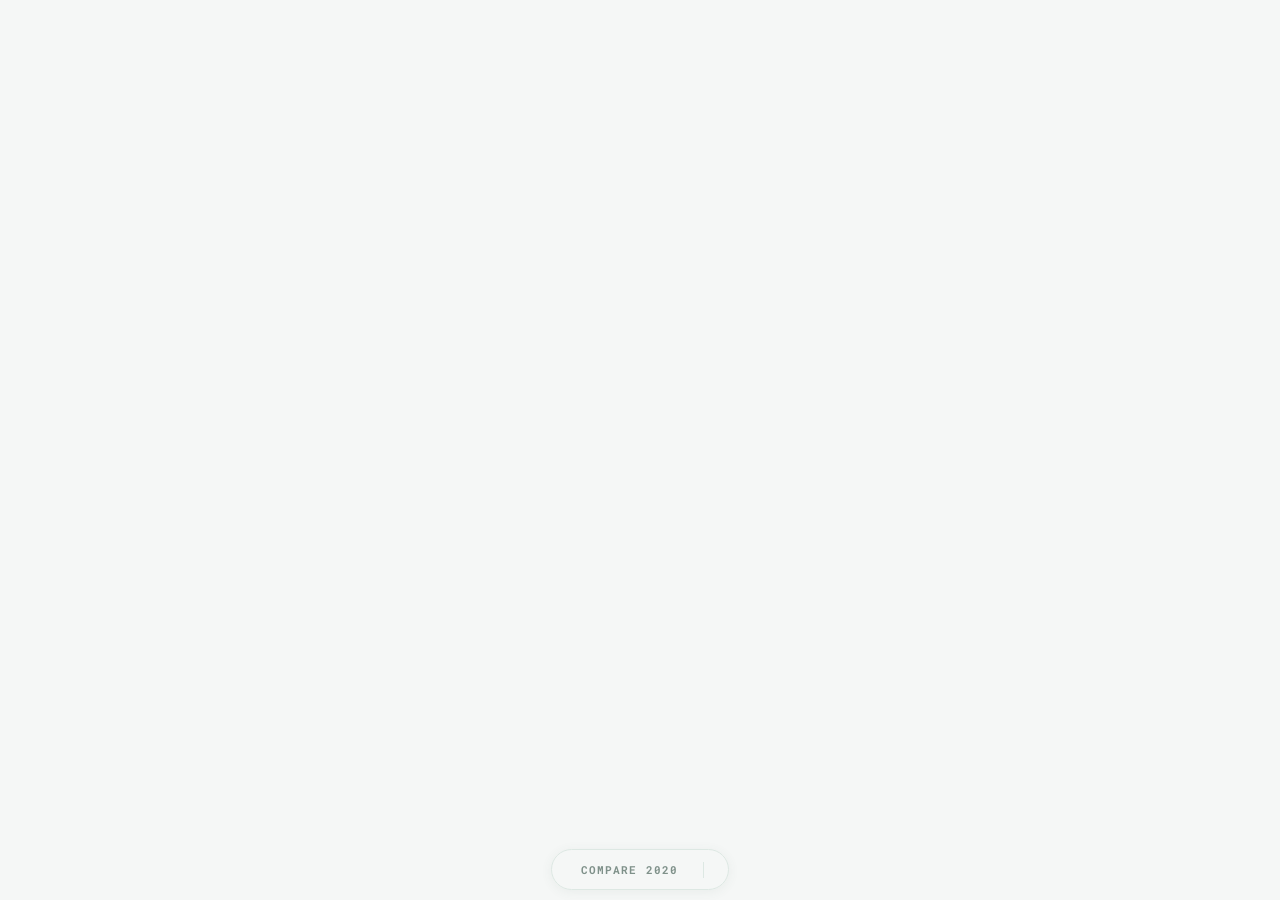
<file: figures/vote-map-wa-senate/index.html>
<!DOCTYPE html>
<html lang="en">
<head>
<meta charset="utf-8">
<meta name="viewport" content="width=device-width, initial-scale=1">
<title>WA DWBR Vote Map · Senate · 2026</title>
<link rel="preconnect" href="https://fonts.googleapis.com">
<link rel="preconnect" href="https://fonts.gstatic.com" crossorigin>
<link href="https://fonts.googleapis.com/css2?family=Epilogue:wght@400;600;700&family=Roboto+Mono:wght@400;500;700&display=swap" rel="stylesheet">
<link rel="stylesheet" href="../../css/tokens.css">
<script src="https://d3js.org/d3.v7.min.js"></script>
<style>
*, *::before, *::after { box-sizing: border-box; margin: 0; padding: 0; }

body {
  font-family: var(--sans);
  background: var(--paper);
  color: var(--ink);
  height: 100vh;
  display: flex;
  flex-direction: column;
  overflow: hidden;
}

#map-wrap {
  flex: 1;
  position: relative;
  overflow: hidden;
}

svg#map {
  display: block;
  width: 100%;
  height: 100%;
}

.district {
  stroke: var(--paper);
  stroke-width: 0.6px;
  cursor: pointer;
  transition: stroke-width 0.1s;
}

.district:hover {
  stroke: #fff;
  stroke-width: 1.8px;
}

.slider-group {
  cursor: ew-resize;
}

.compare-label {
  position: absolute;
  top: 14px;
  width: 80px;
  text-align: center;
  font-family: var(--mono);
  font-size: 11px;
  font-weight: 700;
  letter-spacing: .12em;
  text-transform: uppercase;
  color: rgba(74, 95, 88, 0.45);
  pointer-events: none;
  z-index: 5;
  display: none;
}
#compare-label-left  { left: 0; }
#compare-label-right { right: 0; }

#tooltip {
  position: absolute;
  pointer-events: none;
  background: #fff;
  border: 1px solid var(--rule);
  border-radius: 8px;
  padding: 10px 13px;
  box-shadow: 0 4px 18px rgba(74,95,88,.13);
  font-size: 13px;
  min-width: 180px;
  max-width: 260px;
  opacity: 0;
  transition: opacity 0.1s;
  z-index: 10;
}

.tt-dist {
  font-family: var(--mono);
  font-size: 10px;
  letter-spacing: .12em;
  text-transform: uppercase;
  color: var(--ink-3);
  margin-bottom: 7px;
}

.tt-agg {
  font-family: var(--mono);
  font-size: 10px;
  font-weight: 700;
  letter-spacing: .08em;
  margin-bottom: 8px;
  padding-bottom: 7px;
  border-bottom: 1px solid #eef3f1;
  color: var(--ink);
}

.tt-compare-label {
  font-family: var(--mono);
  font-size: 9px;
  font-weight: 700;
  letter-spacing: .08em;
  text-transform: uppercase;
  color: #b0b8b4;
  margin-bottom: 4px;
}

.tt-sep {
  border-top: 1px solid #eef3f1;
  margin: 5px 0 6px;
}

.tt-row {
  display: flex;
  align-items: center;
  gap: 7px;
  padding: 2px 0;
}

.tt-name {
  font-size: 13px;
  font-weight: 600;
  color: #1a2820;
  flex: 1;
  white-space: nowrap;
  overflow: hidden;
  text-overflow: ellipsis;
}

.tt-party {
  font-family: var(--mono);
  font-size: 9px;
  font-weight: 700;
  letter-spacing: .06em;
  padding: 1px 5px;
  border-radius: 3px;
  flex-shrink: 0;
}
.tt-party.D { background: #dbe8f5; color: #1d5fa8; }
.tt-party.R { background: #f5dbe0; color: #b02020; }

.tt-vote {
  font-family: var(--mono);
  font-size: 10px;
  font-weight: 700;
  letter-spacing: .06em;
  flex-shrink: 0;
}
.tt-vote.Yea     { color: #3d6b5e; }
.tt-vote.Nay     { color: #8b3a3a; }
.tt-vote.Excused { color: var(--ink-3); }
.tt-vote.No-Vote { color: var(--ink-3); }

.bottom-bar {
  padding: 8px 0 10px;
  text-align: center;
  background: var(--paper);
}

.controls-row {
  display: inline-flex;
  align-items: center;
  gap: 10px;
  flex-wrap: nowrap;
  background: rgba(245,247,246,.97);
  padding: 7px 14px;
  border-radius: 999px;
  border: 1px solid var(--rule);
  box-shadow: 0 2px 12px rgba(74,95,88,.07);
}

.chamber-btn {
  padding: 4px 14px;
  border: 1px solid transparent;
  background: transparent;
  color: var(--ink-3);
  cursor: pointer;
  border-radius: 999px;
  font-family: var(--mono);
  font-size: 11px;
  font-weight: 700;
  letter-spacing: .1em;
  text-transform: uppercase;
  transition: all .18s;
  flex-shrink: 0;
}

.chamber-btn.active {
  background: var(--sage);
  color: #fff;
  border-color: var(--sage-deep);
}

.chamber-btn:not(.active):hover {
  background: var(--sage-tint);
  color: var(--ink);
}

.bar-sep {
  width: 1px;
  height: 16px;
  background: var(--rule);
  flex-shrink: 0;
}

.legend {
  display: inline-flex;
  align-items: center;
  gap: 12px;
  flex-wrap: nowrap;
}

.legend-item {
  display: flex;
  align-items: center;
  gap: 5px;
  font-family: var(--mono);
  font-size: 9px;
  letter-spacing: .08em;
  text-transform: uppercase;
  color: var(--ink-3);
  white-space: nowrap;
}

.legend-swatch {
  width: 11px;
  height: 11px;
  border-radius: 2px;
  flex-shrink: 0;
}
</style>
</head>
<body>

<div id="map-wrap">
  <svg id="map"></svg>
  <div id="compare-label-left"  class="compare-label">2020</div>
  <div id="compare-label-right" class="compare-label">2026</div>
  <div id="tooltip"></div>
</div>

<div class="bottom-bar">
  <div class="controls-row">
    <button class="chamber-btn" id="btn-compare">Compare 2020</button>
    <div class="bar-sep"></div>
    <div class="legend" id="legend"></div>
  </div>
</div>

<script>
const SENATE_COLORS = {
  "Yea":     "#4a7c6e",
  "Nay":     "#a04040",
  "Excused": "#b0b0b0",
};
const BASE_COLOR = "#dde8e3";

const SENATE_LEGEND = [
  { color:"#4a7c6e", label:"Yea" },
  { color:"#a04040", label:"Nay" },
  { color:"#b0b0b0", label:"Excused" },
];

let compareMode = false;
let sliderX = null;
let senateGeo = null;
let senateGeo2020 = null;
let lookup2020 = null, lookup2026 = null;

const tooltip = document.getElementById("tooltip");
const mapWrap = document.getElementById("map-wrap");

const svg = d3.select("#map");
const defs = svg.append("defs");
const clipRect = defs.append("clipPath").attr("id", "clip-2026").append("rect");
const g2020 = svg.append("g");
const g2026 = svg.append("g").attr("clip-path", "url(#clip-2026)");

const sliderGroup = svg.append("g").attr("class", "slider-group").style("display", "none");
const sliderHit = sliderGroup.append("rect").attr("fill", "transparent").attr("y", 0).attr("width", 32);
const sliderLine = sliderGroup.append("line").attr("stroke", "#fff").attr("stroke-width", 2).attr("pointer-events", "none");
const sliderHandle = sliderGroup.append("circle")
  .attr("r", 18).attr("fill", "#fff")
  .attr("stroke", "#dde8e3").attr("stroke-width", 1.5)
  .attr("filter", "drop-shadow(0 2px 6px rgba(74,95,88,.18))")
  .attr("pointer-events", "none");
sliderGroup.append("text")
  .attr("text-anchor", "middle").attr("dominant-baseline", "central")
  .attr("font-family", "system-ui, sans-serif").attr("font-size", 10)
  .attr("fill", "#7f918a").attr("pointer-events", "none")
  .text("◀ ▶");

function dims() {
  return { W: mapWrap.clientWidth, H: mapWrap.clientHeight };
}

function buildProjection(geo) {
  const { W, H } = dims();
  return d3.geoMercator().fitExtent([[16, 16], [W - 16, H - 16]], geo);
}

function updateSlider() {
  const { W, H } = dims();
  const x = sliderX;
  clipRect.attr("x", x).attr("y", 0).attr("width", W - x).attr("height", H);
  sliderHit.attr("x", x - 16).attr("height", H);
  sliderLine.attr("x1", x).attr("y1", 0).attr("x2", x).attr("y2", H);
  sliderHandle.attr("cx", x).attr("cy", H / 2);
  svg.select("text").attr("x", x).attr("y", H / 2);
}

sliderGroup.call(
  d3.drag().on("start drag", function(event) {
    const { W } = dims();
    sliderX = Math.max(80, Math.min(W - 80, event.x));
    updateSlider();
  })
);

window.addEventListener("resize", () => { if (compareMode) updateSlider(); });

function senateColor(d)     { return SENATE_COLORS[d.properties["Senate 2026_Vote"]] || BASE_COLOR; }
function senateColor2020(d) { return SENATE_COLORS[d.properties["Senate 2020_Vote"]] || BASE_COLOR; }

function showTooltip(event, d) {
  const dist  = d.properties.District;
  const wrapR = mapWrap.getBoundingClientRect();
  let html;

  if (compareMode) {
    const f20 = lookup2020.get(dist);
    const f26 = lookup2026.get(dist);
    const AS  = "border-bottom:none;margin-bottom:3px;padding-bottom:0";
    const v20 = f20?.properties["Senate 2020_Vote"]  || "";
    const v26 = f26?.properties["Senate 2026_Vote"]  || "";
    const c20 = SENATE_COLORS[v20] || "#7f918a";
    const c26 = SENATE_COLORS[v26] || "#7f918a";
    html =
      `<div class="tt-dist">District ${dist}</div>` +
      `<div class="tt-compare-label">2020</div>` +
      `<div class="tt-agg" style="color:${c20};${AS}">${v20}</div>` +
      `<div class="tt-row">
        <span class="tt-name">${f20?.properties["Senate 2020_First"] || ""} ${f20?.properties["Senate 2020_Last"] || ""}</span>
        <span class="tt-party ${f20?.properties["Senate 2020_Party"] || ""}">${f20?.properties["Senate 2020_Party"] || ""}</span>
        <span class="tt-vote ${v20}">${v20}</span>
      </div>` +
      `<div class="tt-sep"></div>` +
      `<div class="tt-compare-label">2026</div>` +
      `<div class="tt-agg" style="color:${c26};${AS}">${v26}</div>` +
      `<div class="tt-row">
        <span class="tt-name">${f26?.properties["Senate 2026_First"] || ""} ${f26?.properties["Senate 2026_Last"] || ""}</span>
        <span class="tt-party ${f26?.properties["Senate 2026_Party"] || ""}">${f26?.properties["Senate 2026_Party"] || ""}</span>
        <span class="tt-vote ${v26}">${v26}</span>
      </div>`;
  } else {
    const vote  = d.properties["Senate 2026_Vote"]  || "";
    const first = d.properties["Senate 2026_First"] || "";
    const last  = d.properties["Senate 2026_Last"]  || "";
    const party = d.properties["Senate 2026_Party"] || "";
    const aggColor = SENATE_COLORS[vote] || "#7f918a";
    html =
      `<div class="tt-dist">District ${dist}</div>` +
      `<div class="tt-agg" style="color:${aggColor}">${vote}</div>` +
      `<div class="tt-row">
        <span class="tt-name">${first} ${last}</span>
        <span class="tt-party ${party}">${party}</span>
        <span class="tt-vote ${vote}">${vote}</span>
      </div>`;
  }

  tooltip.innerHTML = html;
  tooltip.style.opacity = "1";

  const tx = event.clientX - wrapR.left;
  const ty = event.clientY - wrapR.top;
  const tw = tooltip.offsetWidth  || 220;
  const th = tooltip.offsetHeight || 80;
  const { W, H } = dims();
  tooltip.style.left = (tx + 14 + tw > W ? tx - tw - 10 : tx + 14) + "px";
  tooltip.style.top  = (ty - 10 + th > H ? ty - th - 4  : ty - 10) + "px";
}

function hideTooltip() {
  tooltip.style.opacity = "0";
}

function renderLegend() {
  document.getElementById("legend").innerHTML = SENATE_LEGEND.map(i =>
    `<span class="legend-item">
      <span class="legend-swatch" style="background:${i.color}"></span>${i.label}
    </span>`
  ).join("");
}

function draw() {
  lookup2026 = new Map(senateGeo.features.map(f => [f.properties.District, f]));
  lookup2020 = new Map(senateGeo2020.features.map(f => [f.properties.District, f]));

  const proj   = buildProjection(senateGeo);
  const pathFn = d3.geoPath().projection(proj);

  if (compareMode) {
    if (sliderX === null) sliderX = dims().W / 2;
    sliderGroup.style("display", null);
    d3.select("#compare-label-left").style("display", "block");
    d3.select("#compare-label-right").style("display", "block");
    updateSlider();
  } else {
    const { W, H } = dims();
    clipRect.attr("x", 0).attr("y", 0).attr("width", W).attr("height", H);
    sliderGroup.style("display", "none");
    d3.select("#compare-label-left").style("display", "none");
    d3.select("#compare-label-right").style("display", "none");
  }

  g2020.selectAll("path.district")
    .data(compareMode ? senateGeo2020.features : [], d => d.properties.GEOID)
    .join(
      enter => enter.append("path")
        .attr("class", "district")
        .attr("d", pathFn)
        .attr("fill", senateColor2020)
        .on("mousemove", (evt, d) => showTooltip(evt, d))
        .on("mouseleave", hideTooltip),
      update => update.transition().duration(380).ease(d3.easeCubicOut).attr("fill", senateColor2020),
      exit => exit.remove()
    );

  g2026.selectAll("path.district")
    .data(senateGeo.features, d => d.properties.GEOID)
    .join(
      enter => enter.append("path")
        .attr("class", "district")
        .attr("d", pathFn)
        .attr("fill", senateColor)
        .on("mousemove", (evt, d) => showTooltip(evt, d))
        .on("mouseleave", hideTooltip),
      update => update.transition().duration(380).ease(d3.easeCubicOut).attr("fill", senateColor)
    );

  renderLegend();
}

document.getElementById("btn-compare").addEventListener("click", () => {
  compareMode = !compareMode;
  document.getElementById("btn-compare").classList.toggle("active", compareMode);
  hideTooltip();
  draw();
});

Promise.all([
  d3.json("../vote-map-wa/senate_aggregate.geojson"),
  d3.json("../vote-map-wa/2020_senate_aggregate.geojson"),
]).then(([senate, senate20]) => {
  senateGeo     = senate;
  senateGeo2020 = senate20;
  draw();
}).catch(() => {
  mapWrap.innerHTML =
    `<div style="display:flex;align-items:center;justify-content:center;height:100%;color:#7f918a;font-size:14px;font-family: var(--sans);">
      Could not load district data.
    </div>`;
});
</script>
<script>
  new ResizeObserver(() => {
    const h = document.documentElement.scrollHeight;
    if (h > 0) window.parent.postMessage({ type: 'iframe-resize', height: h }, '*');
  }).observe(document.documentElement);
</script>
</body>
</html>
</file>
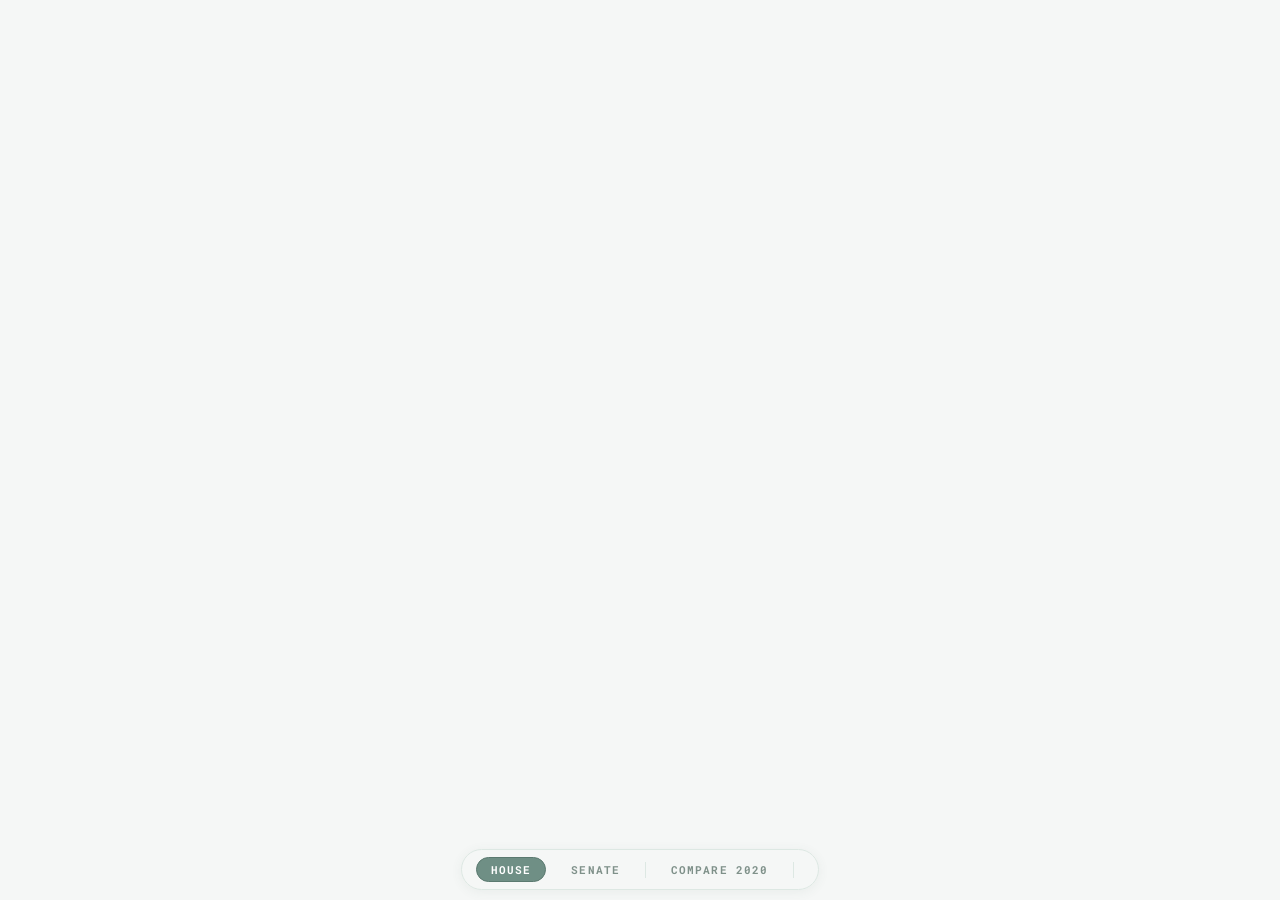
<file: figures/vote-map-wa/index.html>
<!DOCTYPE html>
<html lang="en">
<head>
<meta charset="utf-8">
<meta name="viewport" content="width=device-width, initial-scale=1">
<title>WA DWBR Vote Map · 2026</title>
<link rel="preconnect" href="https://fonts.googleapis.com">
<link rel="preconnect" href="https://fonts.gstatic.com" crossorigin>
<link href="https://fonts.googleapis.com/css2?family=Epilogue:wght@400;600;700&family=Roboto+Mono:wght@400;500;700&display=swap" rel="stylesheet">
<link rel="stylesheet" href="../../css/tokens.css">
<script src="https://d3js.org/d3.v7.min.js"></script>
<style>
*, *::before, *::after { box-sizing: border-box; margin: 0; padding: 0; }

body {
  font-family: var(--sans);
  background: var(--paper);
  color: var(--ink);
  height: 100vh;
  display: flex;
  flex-direction: column;
  overflow: hidden;
}

#map-wrap {
  flex: 1;
  position: relative;
  overflow: hidden;
}

svg#map {
  display: block;
  width: 100%;
  height: 100%;
}

.district {
  stroke: var(--paper);
  stroke-width: 0.6px;
  cursor: pointer;
  transition: stroke-width 0.1s;
}

.district:hover {
  stroke: #fff;
  stroke-width: 1.8px;
}

.slider-group {
  cursor: ew-resize;
}

.compare-label {
  position: absolute;
  top: 14px;
  width: 80px;
  text-align: center;
  font-family: var(--mono);
  font-size: 11px;
  font-weight: 700;
  letter-spacing: .12em;
  text-transform: uppercase;
  color: rgba(74, 95, 88, 0.45);
  pointer-events: none;
  z-index: 5;
  display: none;
}
#compare-label-left  { left: 0; }
#compare-label-right { right: 0; }

/* Tooltip */
#tooltip {
  position: absolute;
  pointer-events: none;
  background: #fff;
  border: 1px solid var(--rule);
  border-radius: 8px;
  padding: 10px 13px;
  box-shadow: 0 4px 18px rgba(74,95,88,.13);
  font-size: 13px;
  min-width: 180px;
  max-width: 260px;
  opacity: 0;
  transition: opacity 0.1s;
  z-index: 10;
}

.tt-dist {
  font-family: var(--mono);
  font-size: 10px;
  letter-spacing: .12em;
  text-transform: uppercase;
  color: var(--ink-3);
  margin-bottom: 7px;
}

.tt-agg {
  font-family: var(--mono);
  font-size: 10px;
  font-weight: 700;
  letter-spacing: .08em;
  margin-bottom: 8px;
  padding-bottom: 7px;
  border-bottom: 1px solid #eef3f1;
  color: var(--ink);
}

.tt-compare-label {
  font-family: var(--mono);
  font-size: 9px;
  font-weight: 700;
  letter-spacing: .08em;
  text-transform: uppercase;
  color: #b0b8b4;
  margin-bottom: 4px;
}

.tt-sep {
  border-top: 1px solid #eef3f1;
  margin: 5px 0 6px;
}

.tt-row {
  display: flex;
  align-items: center;
  gap: 7px;
  padding: 2px 0;
}

.tt-name {
  font-size: 13px;
  font-weight: 600;
  color: #1a2820;
  flex: 1;
  white-space: nowrap;
  overflow: hidden;
  text-overflow: ellipsis;
}

.tt-party {
  font-family: var(--mono);
  font-size: 9px;
  font-weight: 700;
  letter-spacing: .06em;
  padding: 1px 5px;
  border-radius: 3px;
  flex-shrink: 0;
}
.tt-party.D { background: #dbe8f5; color: #1d5fa8; }
.tt-party.R { background: #f5dbe0; color: #b02020; }

.tt-vote {
  font-family: var(--mono);
  font-size: 10px;
  font-weight: 700;
  letter-spacing: .06em;
  flex-shrink: 0;
}
.tt-vote.Yea     { color: #3d6b5e; }
.tt-vote.Nay     { color: #8b3a3a; }
.tt-vote.Excused { color: var(--ink-3); }
.tt-vote.No-Vote { color: var(--ink-3); }

/* Bottom bar */
.bottom-bar {
  padding: 8px 0 10px;
  text-align: center;
  background: var(--paper);
}

.controls-row {
  display: inline-flex;
  align-items: center;
  gap: 10px;
  flex-wrap: nowrap;
  background: rgba(245,247,246,.97);
  padding: 7px 14px;
  border-radius: 999px;
  border: 1px solid var(--rule);
  box-shadow: 0 2px 12px rgba(74,95,88,.07);
}

.chamber-btn {
  padding: 4px 14px;
  border: 1px solid transparent;
  background: transparent;
  color: var(--ink-3);
  cursor: pointer;
  border-radius: 999px;
  font-family: var(--mono);
  font-size: 11px;
  font-weight: 700;
  letter-spacing: .1em;
  text-transform: uppercase;
  transition: all .18s;
  flex-shrink: 0;
}

.chamber-btn.active {
  background: var(--sage);
  color: #fff;
  border-color: var(--sage-deep);
}

.chamber-btn:not(.active):hover {
  background: var(--sage-tint);
  color: var(--ink);
}

.bar-sep {
  width: 1px;
  height: 16px;
  background: var(--rule);
  flex-shrink: 0;
}

.legend {
  display: inline-flex;
  align-items: center;
  gap: 12px;
  flex-wrap: nowrap;
}

.legend-item {
  display: flex;
  align-items: center;
  gap: 5px;
  font-family: var(--mono);
  font-size: 9px;
  letter-spacing: .08em;
  text-transform: uppercase;
  color: var(--ink-3);
  white-space: nowrap;
}

.legend-swatch {
  width: 11px;
  height: 11px;
  border-radius: 2px;
  flex-shrink: 0;
}
</style>
</head>
<body>

<div id="map-wrap">
  <svg id="map"></svg>
  <div id="compare-label-left"  class="compare-label">2020</div>
  <div id="compare-label-right" class="compare-label">2026</div>
  <div id="tooltip"></div>
</div>

<div class="bottom-bar">
  <div class="controls-row">
    <button class="chamber-btn active" id="btn-house">House</button>
    <button class="chamber-btn"        id="btn-senate">Senate</button>
    <div class="bar-sep"></div>
    <button class="chamber-btn"        id="btn-compare">Compare 2020</button>
    <div class="bar-sep"></div>
    <div class="legend" id="legend"></div>
  </div>
</div>

<script>
// ── Colors ──────────────────────────────────────────────────────────
const HOUSE_COLORS = {
  "2 Yea":           "#4a7c6e",
  "2 Nay":           "#a04040",
  "1 Yea 1 Nay":     "#c49a3a",
  "1 Yea 1 No Vote": "#7aaa9a",
  "1 Nay 1 No Vote": "#c07a7a",
};
const SENATE_COLORS = {
  "Yea":     "#4a7c6e",
  "Nay":     "#a04040",
  "Excused": "#b0b0b0",
};
const BASE_COLOR = "#dde8e3";

const HOUSE_AGG_LABEL = {
  "2 Yea":           "Both Yea",
  "2 Nay":           "Both Nay",
  "1 Yea 1 Nay":     "Split",
  "1 Yea 1 No Vote": "Yea + Excused",
  "1 Nay 1 No Vote": "Nay + Excused",
};

const HOUSE_LEGEND = [
  { color:"#4a7c6e", label:"Both Yea" },
  { color:"#a04040", label:"Both Nay" },
  { color:"#c49a3a", label:"Split" },
  { color:"#7aaa9a", label:"Yea + Excused" },
  { color:"#c07a7a", label:"Nay + Excused" },
];
const SENATE_LEGEND = [
  { color:"#4a7c6e", label:"Yea" },
  { color:"#a04040", label:"Nay" },
  { color:"#b0b0b0", label:"Excused" },
];

// ── House member detail (for tooltip) ───────────────────────────────
const HM = {
   1: [{f:"Davina",   l:"Duerr",       p:"D",v:"Yea"},    {f:"Shelley",   l:"Kloba",      p:"D",v:"Yea"}],
   2: [{f:"Andrew",   l:"Barkis",      p:"R",v:"Nay"},    {f:"Matt",      l:"Marshall",   p:"R",v:"Nay"}],
   3: [{f:"Natasha",  l:"Hill",        p:"D",v:"Yea"},    {f:"Timm",      l:"Ormsby",     p:"D",v:"Yea"}],
   4: [{f:"Rob",      l:"Chase",       p:"R",v:"Nay"},    {f:"Suzanne",   l:"Schmidt",    p:"R",v:"Nay"}],
   5: [{f:"Lisa",     l:"Callan",      p:"D",v:"Yea"},    {f:"Zach",      l:"Hall",       p:"D",v:"Yea"}],
   6: [{f:"Jenny",    l:"Graham",      p:"R",v:"Nay"},    {f:"Mike",      l:"Volz",       p:"R",v:"Nay"}],
   7: [{f:"Hunter",   l:"Abell",       p:"R",v:"Nay"},    {f:"Andrew",    l:"Engell",     p:"R",v:"Nay"}],
   8: [{f:"Stephanie",l:"Barnard",     p:"R",v:"Nay"},    {f:"April",     l:"Connors",    p:"R",v:"Nay"}],
   9: [{f:"Mary",     l:"Dye",         p:"R",v:"Nay"},    {f:"Joe",       l:"Schmick",    p:"R",v:"Nay"}],
  10: [{f:"Dave",     l:"Paul",        p:"D",v:"Yea"},    {f:"Clyde",     l:"Shavers",    p:"D",v:"Yea"}],
  11: [{f:"Steve",    l:"Bergquist",   p:"D",v:"Yea"},    {f:"David",     l:"Hackney",    p:"D",v:"Yea"}],
  12: [{f:"Brian",    l:"Burnett",     p:"R",v:"Nay"},    {f:"Mike",      l:"Steele",     p:"R",v:"Nay"}],
  13: [{f:"Alex",     l:"Ybarra",      p:"R",v:"Nay"},    {f:"Tom",       l:"Dent",       p:"R",v:"Excused"}],
  14: [{f:"Deb",      l:"Manjarrez",   p:"R",v:"Nay"},    {f:"Gloria",    l:"Mendoza",    p:"R",v:"Nay"}],
  15: [{f:"Chris",    l:"Corry",       p:"R",v:"Nay"},    {f:"Jeremie",   l:"Dufault",    p:"R",v:"Nay"}],
  16: [{f:"Mark",     l:"Klicker",     p:"R",v:"Nay"},    {f:"Skyler",    l:"Rude",       p:"R",v:"Nay"}],
  17: [{f:"David",    l:"Stuebe",      p:"R",v:"Nay"},    {f:"Kevin",     l:"Waters",     p:"R",v:"Nay"}],
  18: [{f:"John",     l:"Ley",         p:"R",v:"Nay"},    {f:"Stephanie", l:"McClintock", p:"R",v:"Nay"}],
  19: [{f:"Joel",     l:"McEntire",    p:"R",v:"Nay"},    {f:"Jim",       l:"Walsh",       p:"R",v:"Nay"}],
  20: [{f:"Peter",    l:"Abbarno",     p:"R",v:"Nay"},    {f:"Ed",        l:"Orcutt",     p:"R",v:"Nay"}],
  21: [{f:"Lillian",  l:"Ortiz-Self",  p:"D",v:"Yea"},    {f:"Strom",     l:"Peterson",   p:"D",v:"Yea"}],
  22: [{f:"Beth",     l:"Doglio",      p:"D",v:"Yea"},    {f:"Lisa",      l:"Parshley",   p:"D",v:"Yea"}],
  23: [{f:"Greg",     l:"Nance",       p:"D",v:"Yea"},    {f:"Tarra",     l:"Simmons",    p:"D",v:"Yea"}],
  24: [{f:"Adam",     l:"Bernbaum",    p:"D",v:"Yea"},    {f:"Steve",     l:"Tharinger",  p:"D",v:"Excused"}],
  25: [{f:"Cyndy",    l:"Jacobsen",    p:"R",v:"Nay"},    {f:"Michael",   l:"Keaton",     p:"R",v:"Nay"}],
  26: [{f:"Adison",   l:"Richards",    p:"D",v:"Nay"},    {f:"Michelle",  l:"Valdez",     p:"R",v:"Nay"}],
  27: [{f:"Jake",     l:"Fey",         p:"D",v:"Yea"},    {f:"Laurie",    l:"Jinkins",    p:"D",v:"Yea"}],
  28: [{f:"Dan",      l:"Bronoske",    p:"D",v:"Yea"},    {f:"Mari",      l:"Leavitt",    p:"D",v:"Yea"}],
  29: [{f:"Sharlett", l:"Mena",        p:"D",v:"Yea"},    {f:"Melanie",   l:"Morgan",     p:"D",v:"Yea"}],
  30: [{f:"Kristine", l:"Reeves",      p:"D",v:"Yea"},    {f:"Jamila",    l:"Taylor",     p:"D",v:"Yea"}],
  31: [{f:"Joshua",   l:"Penner",      p:"R",v:"Nay"},    {f:"Drew",      l:"Stokesbary", p:"R",v:"Nay"}],
  32: [{f:"Lauren",   l:"Davis",       p:"D",v:"Yea"},    {f:"Cindy",     l:"Ryu",        p:"D",v:"Yea"}],
  33: [{f:"Mia",      l:"Gregerson",   p:"D",v:"Yea"},    {f:"Edwin",     l:"Obras",      p:"D",v:"Yea"}],
  34: [{f:"Joe",      l:"Fitzgibbon",  p:"D",v:"Yea"},    {f:"Brianna",   l:"Thomas",     p:"D",v:"Yea"}],
  35: [{f:"Travis",   l:"Couture",     p:"R",v:"Nay"},    {f:"Dan",       l:"Griffey",    p:"R",v:"Nay"}],
  36: [{f:"Liz",      l:"Berry",       p:"D",v:"Yea"},    {f:"Julia",     l:"Reed",       p:"D",v:"Yea"}],
  37: [{f:"Sharon",   l:"Santos",      p:"D",v:"Yea"},    {f:"Chipalo",   l:"Street",     p:"D",v:"Yea"}],
  38: [{f:"Julio",    l:"Cortes",      p:"D",v:"Yea"},    {f:"Mary",      l:"Fosse",      p:"D",v:"Yea"}],
  39: [{f:"Carolyn",  l:"Eslick",      p:"R",v:"Yea"},    {f:"Sam",       l:"Low",        p:"R",v:"Yea"}],
  40: [{f:"Debra",    l:"Lekanoff",    p:"D",v:"Yea"},    {f:"Alex",      l:"Ramel",      p:"D",v:"Yea"}],
  41: [{f:"My-Linh",  l:"Thai",        p:"D",v:"Yea"},    {f:"Janice",    l:"Zahn",       p:"D",v:"Yea"}],
  42: [{f:"Joe",      l:"Timmons",     p:"D",v:"Yea"},    {f:"Alicia",    l:"Rule",       p:"D",v:"Nay"}],
  43: [{f:"Nicole",   l:"Macri",       p:"D",v:"Yea"},    {f:"Shaun",     l:"Scott",      p:"D",v:"Yea"}],
  44: [{f:"April",    l:"Berg",        p:"D",v:"Yea"},    {f:"Brandy",    l:"Donaghy",    p:"D",v:"Yea"}],
  45: [{f:"Roger",    l:"Goodman",     p:"D",v:"Yea"},    {f:"Larry",     l:"Springer",   p:"D",v:"Yea"}],
  46: [{f:"Darya",    l:"Farivar",     p:"D",v:"Yea"},    {f:"Gerry",     l:"Pollet",     p:"D",v:"Yea"}],
  47: [{f:"Debra",    l:"Entenman",    p:"D",v:"Yea"},    {f:"Chris",     l:"Stearns",    p:"D",v:"Yea"}],
  48: [{f:"Osman",    l:"Salahuddin",  p:"D",v:"Yea"},    {f:"Amy",       l:"Walen",      p:"D",v:"Nay"}],
  49: [{f:"Monica",   l:"Stonier",     p:"D",v:"Yea"},    {f:"Sharon",    l:"Wylie",      p:"D",v:"Yea"}],
};

// ── House member detail · 2020 ──────────────────────────────────────
const HM2020 = {
   1: [{f:"Davina",    l:"Duerr",        p:"D",v:"Yea"}, {f:"Shelley",   l:"Kloba",       p:"D",v:"Yea"}],
   2: [{f:"Andrew",    l:"Barkis",       p:"R",v:"Nay"}, {f:"J.T.",      l:"Wilcox",      p:"R",v:"Nay"}],
   3: [{f:"Timm",      l:"Ormsby",       p:"D",v:"Yea"}, {f:"Marcus",    l:"Riccelli",    p:"D",v:"Yea"}],
   4: [{f:"Bob",       l:"McCaslin",     p:"R",v:"Nay"}, {f:"Matt",      l:"Shea",        p:"R",v:"Nay"}],
   5: [{f:"Lisa",      l:"Callan",       p:"D",v:"Yea"}, {f:"Bill",      l:"Ramos",       p:"D",v:"Yea"}],
   6: [{f:"Jenny",     l:"Graham",       p:"R",v:"Nay"}, {f:"Mike",      l:"Volz",        p:"R",v:"Nay"}],
   7: [{f:"Joel",      l:"Kretz",        p:"R",v:"Nay"}, {f:"Jacquelin", l:"Maycumber",   p:"R",v:"Nay"}],
   8: [{f:"Matt",      l:"Boehnke",      p:"R",v:"Nay"}, {f:"Brad",      l:"Klippert",    p:"R",v:"Nay"}],
   9: [{f:"Mary",      l:"Dye",          p:"R",v:"Nay"}, {f:"Joe",       l:"Schmick",     p:"R",v:"Nay"}],
  10: [{f:"Dave",      l:"Paul",         p:"D",v:"Yea"}, {f:"Norma",     l:"Smith",       p:"R",v:"Nay"}],
  11: [{f:"Steve",     l:"Bergquist",    p:"D",v:"Yea"}, {f:"Zack",      l:"Hudgins",     p:"D",v:"Yea"}],
  12: [{f:"Keith",     l:"Goehner",      p:"R",v:"Nay"}, {f:"Mike",      l:"Steele",      p:"R",v:"Nay"}],
  13: [{f:"Tom",       l:"Dent",         p:"R",v:"Nay"}, {f:"Alex",      l:"Ybarra",      p:"R",v:"Yea"}],
  14: [{f:"Chris",     l:"Corry",        p:"R",v:"Nay"}, {f:"Gina",      l:"Mosbrucker",  p:"R",v:"Nay"}],
  15: [{f:"Bruce",     l:"Chandler",     p:"R",v:"Yea"}, {f:"Jeremie",   l:"Dufault",     p:"R",v:"Nay"}],
  16: [{f:"Bill",      l:"Jenkin",       p:"R",v:"Nay"}, {f:"Skyler",    l:"Rude",        p:"R",v:"Nay"}],
  17: [{f:"Paul",      l:"Harris",       p:"R",v:"Nay"}, {f:"Vicki",     l:"Kraft",       p:"R",v:"Nay"}],
  18: [{f:"Larry",     l:"Hoff",         p:"R",v:"Nay"}, {f:"Brandon",   l:"Vick",        p:"R",v:"Nay"}],
  19: [{f:"Brian",     l:"Blake",        p:"D",v:"Yea"}, {f:"Jim",       l:"Walsh",       p:"R",v:"Nay"}],
  20: [{f:"Richard",   l:"Debolt",       p:"R",v:"Nay"}, {f:"Ed",        l:"Orcutt",      p:"R",v:"Nay"}],
  21: [{f:"Lillian",   l:"Ortiz-Self",   p:"D",v:"Yea"}, {f:"Strom",     l:"Peterson",    p:"D",v:"Yea"}],
  22: [{f:"Beth",      l:"Doglio",       p:"D",v:"Yea"}, {f:"Laurie",    l:"Dolan",       p:"D",v:"Yea"}],
  23: [{f:"Sherry",    l:"Appleton",     p:"D",v:"Yea"}, {f:"Drew",      l:"Hansen",      p:"D",v:"Yea"}],
  24: [{f:"Mike",      l:"Chapman",      p:"D",v:"Yea"}, {f:"Steve",     l:"Tharinger",   p:"D",v:"Yea"}],
  25: [{f:"Kelly",     l:"Chambers",     p:"R",v:"Nay"}, {f:"Chris",     l:"Gildon",      p:"R",v:"Nay"}],
  26: [{f:"Michelle",  l:"Caldier",      p:"R",v:"Nay"}, {f:"Jesse",     l:"Young",       p:"R",v:"Nay"}],
  27: [{f:"Jake",      l:"Fey",          p:"D",v:"Yea"}, {f:"Laurie",    l:"Jinkins",     p:"D",v:"Yea"}],
  28: [{f:"Christine", l:"Kilduff",      p:"D",v:"Yea"}, {f:"Mari",      l:"Leavitt",     p:"D",v:"Yea"}],
  29: [{f:"Steve",     l:"Kirby",        p:"D",v:"Yea"}, {f:"Melanie",   l:"Morgan",      p:"D",v:"Yea"}],
  30: [{f:"Jesse",     l:"Johnson",      p:"D",v:"Yea"}, {f:"Mike",      l:"Pellicciotti",p:"D",v:"Yea"}],
  31: [{f:"Morgan",    l:"Irwin",        p:"R",v:"Nay"}, {f:"Drew",      l:"Stokesbary",  p:"R",v:"Nay"}],
  32: [{f:"Lauren",    l:"Davis",        p:"D",v:"Yea"}, {f:"Cindy",     l:"Ryu",         p:"D",v:"Yea"}],
  33: [{f:"Mia",       l:"Gregerson",    p:"D",v:"Yea"}, {f:"Tina",      l:"Orwall",      p:"D",v:"Yea"}],
  34: [{f:"Eileen",    l:"Cody",         p:"D",v:"Yea"}, {f:"Joe",       l:"Fitzgibbon",  p:"D",v:"Yea"}],
  35: [{f:"Dan",       l:"Griffey",      p:"R",v:"Nay"}, {f:"Drew",      l:"MacEwen",     p:"R",v:"Nay"}],
  36: [{f:"Noel",      l:"Frame",        p:"D",v:"Yea"}, {f:"Gael",      l:"Tarleton",    p:"D",v:"Yea"}],
  37: [{f:"Eric",      l:"Pettigrew",    p:"D",v:"Yea"}, {f:"Sharon",    l:"Santos",      p:"D",v:"Yea"}],
  38: [{f:"June",      l:"Robinson",     p:"D",v:"Yea"}, {f:"Mike",      l:"Sells",       p:"D",v:"Yea"}],
  39: [{f:"Carolyn",   l:"Eslick",       p:"R",v:"Nay"}, {f:"Robert",    l:"Sutherland",  p:"R",v:"Nay"}],
  40: [{f:"Debra",     l:"Lekanoff",     p:"D",v:"Yea"}, {f:"Alex",      l:"Ramel",       p:"D",v:"Yea"}],
  41: [{f:"Tana",      l:"Senn",         p:"D",v:"Yea"}, {f:"My-Linh",   l:"Thai",        p:"D",v:"Yea"}],
  42: [{f:"Sharon",    l:"Shewmake",     p:"D",v:"Yea"}, {f:"Luanne",    l:"Van Werven",  p:"R",v:"Nay"}],
  43: [{f:"Frank",     l:"Chopp",        p:"D",v:"Yea"}, {f:"Nicole",    l:"Macri",       p:"D",v:"Yea"}],
  44: [{f:"John",      l:"Lovick",       p:"D",v:"Yea"}, {f:"Jared",     l:"Mead",        p:"D",v:"Yea"}],
  45: [{f:"Roger",     l:"Goodman",      p:"D",v:"Yea"}, {f:"Larry",     l:"Springer",    p:"D",v:"Yea"}],
  46: [{f:"Gerry",     l:"Pollet",       p:"D",v:"Yea"}, {f:"Javier",    l:"Valdez",      p:"D",v:"Yea"}],
  47: [{f:"Debra",     l:"Entenman",     p:"D",v:"Yea"}, {f:"Pat",       l:"Sullivan",    p:"D",v:"Yea"}],
  48: [{f:"Vandana",   l:"Slatter",      p:"D",v:"Yea"}, {f:"Amy",       l:"Walen",       p:"D",v:"Yea"}],
  49: [{f:"Monica",    l:"Stonier",      p:"D",v:"Yea"}, {f:"Sharon",    l:"Wylie",       p:"D",v:"Yea"}],
};

// ── State ────────────────────────────────────────────────────────────
let current = "house";
let compareMode = false;
let sliderX = null;
let houseGeo = null, senateGeo = null;
let houseGeo2020 = null, senateGeo2020 = null;
let lookup2020 = null, lookup2026 = null;

const tooltip = document.getElementById("tooltip");
const mapWrap = document.getElementById("map-wrap");

// ── SVG setup ────────────────────────────────────────────────────────
const svg = d3.select("#map");

const defs = svg.append("defs");
const clipRect = defs.append("clipPath").attr("id", "clip-2026").append("rect");

const g2020 = svg.append("g");
const g2026 = svg.append("g").attr("clip-path", "url(#clip-2026)");

// Slider (compare mode only)
const sliderGroup = svg.append("g").attr("class", "slider-group").style("display", "none");

const sliderHit = sliderGroup.append("rect")
    .attr("fill", "transparent").attr("y", 0).attr("width", 32);

const sliderLine = sliderGroup.append("line")
    .attr("stroke", "#fff").attr("stroke-width", 2).attr("pointer-events", "none");

const sliderHandle = sliderGroup.append("circle")
    .attr("r", 18).attr("fill", "#fff")
    .attr("stroke", "#dde8e3").attr("stroke-width", 1.5)
    .attr("filter", "drop-shadow(0 2px 6px rgba(74,95,88,.18))")
    .attr("pointer-events", "none");

sliderGroup.append("text")
    .attr("class", "slider-arrows")
    .attr("text-anchor", "middle").attr("dominant-baseline", "central")
    .attr("font-family", "system-ui, sans-serif").attr("font-size", 10)
    .attr("fill", "#7f918a").attr("pointer-events", "none")
    .text("◀ ▶");

// ── Helpers ──────────────────────────────────────────────────────────
function dims() {
  return { W: mapWrap.clientWidth, H: mapWrap.clientHeight };
}

function buildProjection(geo) {
  const { W, H } = dims();
  return d3.geoMercator().fitExtent([[16, 16], [W - 16, H - 16]], geo);
}

function updateSlider() {
  const { W, H } = dims();
  const x = sliderX;
  clipRect.attr("x", x).attr("y", 0).attr("width", W - x).attr("height", H);
  sliderHit.attr("x", x - 16).attr("height", H);
  sliderLine.attr("x1", x).attr("y1", 0).attr("x2", x).attr("y2", H);
  sliderHandle.attr("cx", x).attr("cy", H / 2);
  svg.select(".slider-arrows").attr("x", x).attr("y", H / 2);
}

sliderGroup.call(
  d3.drag().on("start drag", function(event) {
    const { W } = dims();
    sliderX = Math.max(80, Math.min(W - 80, event.x));
    updateSlider();
  })
);

window.addEventListener("resize", () => { if (compareMode) updateSlider(); });

// ── Color helpers ────────────────────────────────────────────────────
function houseColor(d) {
  return HOUSE_COLORS[d.properties["House Aggregate 2026_Vote"]] || BASE_COLOR;
}
function senateColor(d) {
  return SENATE_COLORS[d.properties["Senate 2026_Vote"]] || BASE_COLOR;
}
function houseColor2020(d) {
  return HOUSE_COLORS[d.properties["House Aggregate 2020_Vote"]] || BASE_COLOR;
}
function senateColor2020(d) {
  return SENATE_COLORS[d.properties["Senate 2020_Vote"]] || BASE_COLOR;
}

// ── Tooltip ──────────────────────────────────────────────────────────
function showTooltip(event, d) {
  const dist  = d.properties.District;
  const wrapR = mapWrap.getBoundingClientRect();
  let html;

  if (compareMode) {
    const f20 = lookup2020.get(dist);
    const f26 = lookup2026.get(dist);
    // Remove built-in border from tt-agg in compare mode; tt-sep handles year separation
    const AS = "border-bottom:none;margin-bottom:3px;padding-bottom:0";

    if (current === "house") {
      const agg20 = f20?.properties["House Aggregate 2020_Vote"] || "";
      const agg26 = f26?.properties["House Aggregate 2026_Vote"] || "";
      const c20   = HOUSE_COLORS[agg20] || "#7f918a";
      const c26   = HOUSE_COLORS[agg26] || "#7f918a";
      const memberRow = m =>
        `<div class="tt-row">
          <span class="tt-name">${m.f} ${m.l}</span>
          <span class="tt-party ${m.p}">${m.p}</span>
          <span class="tt-vote ${m.v}">${m.v}</span>
        </div>`;
      const members20 = (HM2020[dist] || []).map(memberRow).join("");
      const members26 = (HM[dist]    || []).map(memberRow).join("");
      html =
        `<div class="tt-dist">District ${dist}</div>` +
        `<div class="tt-compare-label">2020</div>` +
        `<div class="tt-agg" style="color:${c20};${AS}">${HOUSE_AGG_LABEL[agg20] || agg20}</div>` +
        members20 +
        `<div class="tt-sep"></div>` +
        `<div class="tt-compare-label">2026</div>` +
        `<div class="tt-agg" style="color:${c26};${AS}">${HOUSE_AGG_LABEL[agg26] || agg26}</div>` +
        members26;
    } else {
      const v20 = f20?.properties["Senate 2020_Vote"]  || "";
      const v26 = f26?.properties["Senate 2026_Vote"]  || "";
      const c20 = SENATE_COLORS[v20] || "#7f918a";
      const c26 = SENATE_COLORS[v26] || "#7f918a";
      html =
        `<div class="tt-dist">District ${dist}</div>` +
        `<div class="tt-compare-label">2020</div>` +
        `<div class="tt-agg" style="color:${c20};${AS}">${v20}</div>` +
        `<div class="tt-row">
          <span class="tt-name">${f20?.properties["Senate 2020_First"] || ""} ${f20?.properties["Senate 2020_Last"] || ""}</span>
          <span class="tt-party ${f20?.properties["Senate 2020_Party"] || ""}">${f20?.properties["Senate 2020_Party"] || ""}</span>
          <span class="tt-vote ${v20}">${v20}</span>
        </div>` +
        `<div class="tt-sep"></div>` +
        `<div class="tt-compare-label">2026</div>` +
        `<div class="tt-agg" style="color:${c26};${AS}">${v26}</div>` +
        `<div class="tt-row">
          <span class="tt-name">${f26?.properties["Senate 2026_First"] || ""} ${f26?.properties["Senate 2026_Last"] || ""}</span>
          <span class="tt-party ${f26?.properties["Senate 2026_Party"] || ""}">${f26?.properties["Senate 2026_Party"] || ""}</span>
          <span class="tt-vote ${v26}">${v26}</span>
        </div>`;
    }
  } else {
    let aggColor, aggLabel, rows;
    if (current === "house") {
      const agg = d.properties["House Aggregate 2026_Vote"] || "";
      aggColor   = HOUSE_COLORS[agg] || "#7f918a";
      aggLabel   = HOUSE_AGG_LABEL[agg] || agg;
      rows = (HM[dist] || []).map(m =>
        `<div class="tt-row">
          <span class="tt-name">${m.f} ${m.l}</span>
          <span class="tt-party ${m.p}">${m.p}</span>
          <span class="tt-vote ${m.v}">${m.v}</span>
        </div>`
      ).join("");
    } else {
      const vote  = d.properties["Senate 2026_Vote"]  || "";
      const first = d.properties["Senate 2026_First"] || "";
      const last  = d.properties["Senate 2026_Last"]  || "";
      const party = d.properties["Senate 2026_Party"] || "";
      aggColor = SENATE_COLORS[vote] || "#7f918a";
      aggLabel = vote;
      rows = `<div class="tt-row">
        <span class="tt-name">${first} ${last}</span>
        <span class="tt-party ${party}">${party}</span>
        <span class="tt-vote ${vote}">${vote}</span>
      </div>`;
    }
    html =
      `<div class="tt-dist">District ${dist}</div>` +
      `<div class="tt-agg" style="color:${aggColor}">${aggLabel}</div>` +
      rows;
  }

  tooltip.innerHTML = html;
  tooltip.style.opacity = "1";

  const tx = event.clientX - wrapR.left;
  const ty = event.clientY - wrapR.top;
  const tw = tooltip.offsetWidth  || 220;
  const th = tooltip.offsetHeight || 80;
  const { W, H } = dims();
  tooltip.style.left = (tx + 14 + tw > W ? tx - tw - 10 : tx + 14) + "px";
  tooltip.style.top  = (ty - 10 + th > H ? ty - th - 4  : ty - 10) + "px";
}

function hideTooltip() {
  tooltip.style.opacity = "0";
}

// ── Legend ───────────────────────────────────────────────────────────
function renderLegend(chamber) {
  const items = chamber === "house" ? HOUSE_LEGEND : SENATE_LEGEND;
  document.getElementById("legend").innerHTML = items.map(i =>
    `<span class="legend-item">
      <span class="legend-swatch" style="background:${i.color}"></span>${i.label}
    </span>`
  ).join("");
}

// ── Draw / update ────────────────────────────────────────────────────
function draw(chamber) {
  const geo26   = chamber === "house" ? houseGeo      : senateGeo;
  const geo20   = chamber === "house" ? houseGeo2020  : senateGeo2020;
  const color26 = chamber === "house" ? houseColor    : senateColor;
  const color20 = chamber === "house" ? houseColor2020 : senateColor2020;

  lookup2026 = new Map(geo26.features.map(f => [f.properties.District, f]));
  lookup2020 = new Map(geo20.features.map(f => [f.properties.District, f]));

  const proj   = buildProjection(geo26);
  const pathFn = d3.geoPath().projection(proj);

  // Clip: full width in normal mode, sliderX-based in compare mode
  if (compareMode) {
    if (sliderX === null) sliderX = dims().W / 2;
    sliderGroup.style("display", null);
    d3.select("#compare-label-left").style("display", "block");
    d3.select("#compare-label-right").style("display", "block");
    updateSlider();
  } else {
    const { W, H } = dims();
    clipRect.attr("x", 0).attr("y", 0).attr("width", W).attr("height", H);
    sliderGroup.style("display", "none");
    d3.select("#compare-label-left").style("display", "none");
    d3.select("#compare-label-right").style("display", "none");
  }

  // 2020 layer — only populated in compare mode
  g2020.selectAll("path.district")
    .data(compareMode ? geo20.features : [], d => d.properties.GEOID)
    .join(
      enter => enter.append("path")
        .attr("class", "district")
        .attr("d", pathFn)
        .attr("fill", color20)
        .on("mousemove", (evt, d) => showTooltip(evt, d))
        .on("mouseleave", hideTooltip),
      update => update
        .transition().duration(380).ease(d3.easeCubicOut)
        .attr("fill", color20),
      exit => exit.remove()
    );

  // 2026 layer — always shown (clipped right in compare mode, full in normal)
  g2026.selectAll("path.district")
    .data(geo26.features, d => d.properties.GEOID)
    .join(
      enter => enter.append("path")
        .attr("class", "district")
        .attr("d", pathFn)
        .attr("fill", color26)
        .on("mousemove", (evt, d) => showTooltip(evt, d))
        .on("mouseleave", hideTooltip),
      update => update
        .transition().duration(380).ease(d3.easeCubicOut)
        .attr("fill", color26)
    );

  renderLegend(chamber);
}

// ── Controls ─────────────────────────────────────────────────────────
document.getElementById("btn-house").addEventListener("click", () => {
  if (current === "house") return;
  current = "house";
  document.getElementById("btn-house").classList.add("active");
  document.getElementById("btn-senate").classList.remove("active");
  draw("house");
});

document.getElementById("btn-senate").addEventListener("click", () => {
  if (current === "senate") return;
  current = "senate";
  document.getElementById("btn-senate").classList.add("active");
  document.getElementById("btn-house").classList.remove("active");
  draw("senate");
});

document.getElementById("btn-compare").addEventListener("click", () => {
  compareMode = !compareMode;
  document.getElementById("btn-compare").classList.toggle("active", compareMode);
  hideTooltip();
  draw(current);
});

// ── Load & init ───────────────────────────────────────────────────────
Promise.all([
  d3.json("house_aggregate.geojson"),
  d3.json("senate_aggregate.geojson"),
  d3.json("2020_house_aggregate.geojson"),
  d3.json("2020_senate_aggregate.geojson"),
]).then(([house, senate, house20, senate20]) => {
  houseGeo      = house;
  senateGeo     = senate;
  houseGeo2020  = house20;
  senateGeo2020 = senate20;
  draw("house");
}).catch(() => {
  mapWrap.innerHTML =
    `<div style="display:flex;align-items:center;justify-content:center;height:100%;color:#7f918a;font-size:14px;font-family: var(--sans);">
      Could not load district data.
    </div>`;
});
</script>
<script>
  new ResizeObserver(() => {
    const h = document.documentElement.scrollHeight;
    if (h > 0) window.parent.postMessage({ type: 'iframe-resize', height: h }, '*');
  }).observe(document.documentElement);
</script>
</body>
</html>
</file>
<file: css/tokens.css>
/* ============================================================
   DWBR — design tokens
   Aesthetic: editorial / longform journalism
   Palette:   warm paper, deep sage ink, single clay accent
   Type:      Newsreader (serif display), Epilogue (body),
              Roboto Mono (metadata)
   ============================================================ */
:root {
  /* palette matched to timeline/map — sage & paper ground */
  --paper:        #f5f7f6;
  --paper-2:      #fcfdfc;
  --paper-3:      #f0f4f2;
  --rule:         #dde8e3;
  --rule-soft:    #e6efeb;

  /* sage ink — from timeline design system */
  --ink:          #4a5f58;
  --ink-2:        #5b7a70;
  --ink-3:        #7f918a;
  --sage:         #6f8f85;
  --sage-deep:    #5b7a70;
  --sage-tint:    #e6efeb;

  /* expanded green palette — moss, forest, mint */
  --moss:         #6b8e76;
  --moss-deep:    #4f6e5d;
  --forest:       #3d5a4a;
  --mint:         #8fad99;
  --mint-light:   #c4d9cb;
  --seafoam:      #9eb3a8;
  --evergreen:    #3a5246;

  /* type scale */
  --serif: 'Newsreader', 'Iowan Old Style', Georgia, serif;
  --sans:  'Epilogue', -apple-system, system-ui, sans-serif;
  --mono:  'Roboto Mono', ui-monospace, Menlo, monospace;

  --shadow-sm: 0 1px 2px rgba(40,55,50,.04);
  --shadow:    0 12px 40px -16px rgba(40,55,50,.12);
  --radius:    4px;
  --nav-h:     68px;
}
</file>
<file: css/main.css>
/* ============================================================
   DWBR — main stylesheet
   Imports tokens from tokens.css (linked separately in HTML)
   ============================================================ */

/* ── RESET & BASE ─────────────────────────────── */
*, *::before, *::after { box-sizing: border-box; margin: 0; padding: 0; }
html { scroll-behavior: smooth; }
body {
  font-family: var(--sans);
  font-size: 17px;
  line-height: 1.55;
  background: var(--paper);
  color: var(--ink);
  -webkit-font-smoothing: antialiased;
  text-rendering: optimizeLegibility;
}

/* paper grain — very subtle */
body::before {
  content: '';
  position: fixed; inset: 0;
  pointer-events: none;
  background-image:
    radial-gradient(circle at 20% 30%, rgba(120,100,70,.025), transparent 40%),
    radial-gradient(circle at 80% 70%, rgba(80,100,90,.025), transparent 40%);
  z-index: 0;
}

/* ── NAV (sticky, hairline) ────────────────────── */
nav {
  position: sticky; top: 0; z-index: 100;
  height: var(--nav-h);
  background: color-mix(in oklab, var(--paper) 92%, transparent);
  backdrop-filter: blur(10px);
  -webkit-backdrop-filter: blur(10px);
  border-bottom: 1px solid var(--rule);
  display: grid;
  grid-template-columns: auto 1fr auto;
  align-items: center;
  padding: 0 32px;
  gap: 32px;
}
.nav-mark {
  display: inline-flex; align-items: baseline; gap: 10px;
  cursor: pointer;
  font-family: var(--serif);
  font-weight: 600;
  font-size: 22px;
  color: var(--ink);
  letter-spacing: -0.01em;
}
.nav-mark .dot {
  width: 8px; height: 8px; border-radius: 50%;
  background: var(--moss);
  transform: translateY(-2px);
}
.nav-links {
  display: flex; gap: 2px; list-style: none; justify-content: center;
}
.nav-links a {
  font-family: var(--mono);
  font-size: 12px;
  font-weight: 500;
  letter-spacing: .08em;
  text-transform: uppercase;
  color: var(--ink-3);
  padding: 8px 14px;
  border-radius: 999px;
  cursor: pointer;
  text-decoration: none;
  transition: color .15s, background .15s;
  position: relative;
}
.nav-links a:hover { color: var(--ink); }
.nav-links a.active {
  color: var(--ink);
  background: var(--paper-3);
}
.nav-links a.active::before {
  content: '';
  position: absolute; left: 14px; right: 14px; bottom: 2px;
  height: 1px; background: var(--moss);
}
.nav-full { display: inline; }
.nav-short { display: none; }
/* ── PAGE SYSTEM ──────────────────────────────── */
.page { display: none; position: relative; z-index: 1; }
.page.visible { display: block; animation: fadein .45s ease; }
@keyframes fadein { from { opacity: 0; transform: translateY(6px); } to { opacity: 1; transform: none; } }

.container { max-width: 1180px; margin: 0 auto; padding: 0 32px; }
.narrow    { max-width: 720px;  margin: 0 auto; padding: 0 32px; }

/* ── TYPE SCALE ───────────────────────────────── */
.eyebrow {
  font-family: var(--mono);
  font-size: 11px;
  font-weight: 500;
  letter-spacing: .14em;
  text-transform: uppercase;
  color: var(--moss-deep);
  display: inline-flex; align-items: center; gap: 10px;
}
.eyebrow::before {
  content: '';
  width: 24px; height: 1px;
  background: var(--moss);
}
.display {
  font-family: var(--serif);
  font-weight: 500;
  letter-spacing: -0.022em;
  line-height: 1.02;
  color: var(--ink);
  font-size: clamp(48px, 7.5vw, 96px);
}
.h1 {
  font-family: var(--serif);
  font-weight: 500;
  letter-spacing: -0.018em;
  line-height: 1.06;
  color: var(--ink);
  font-size: clamp(36px, 5vw, 60px);
}
.h2 {
  font-family: var(--serif);
  font-weight: 500;
  letter-spacing: -0.014em;
  line-height: 1.12;
  color: var(--ink);
  font-size: clamp(28px, 3.4vw, 40px);
}
.lede {
  font-family: var(--serif);
  font-weight: 400;
  font-size: clamp(20px, 2vw, 24px);
  line-height: 1.5;
  color: var(--ink-2);
  font-style: italic;
  max-width: 640px;
}

/* ── HERO ─────────────────────────────────────── */
.hero {
  padding: 120px 32px 56px;
  border-bottom: 1px solid var(--rule);
  position: relative;
}
.hero-meta {
  display: flex; align-items: center; gap: 16px;
  margin-bottom: 32px;
  font-family: var(--mono);
  font-size: 11px;
  letter-spacing: .12em;
  text-transform: uppercase;
  color: var(--ink-3);
}
.hero-meta .div {
  width: 1px; height: 12px; background: var(--rule);
}
.hero-cta {
  display: inline-flex; align-items: center; gap: 14px;
  margin-top: 40px;
}
.hero .h1 { max-width: 880px; }
.hero .h1 em { color: var(--forest); }
.hero .lede { margin-top: 28px; }

/* ── BUTTONS ──────────────────────────────────── */
.btn {
  display: inline-flex; align-items: center; gap: 10px;
  font-family: var(--mono);
  font-size: 12px;
  font-weight: 600;
  letter-spacing: .1em;
  text-transform: uppercase;
  padding: 14px 22px;
  border: 1px solid var(--ink);
  background: var(--ink);
  color: var(--paper);
  border-radius: 999px;
  cursor: pointer;
  text-decoration: none;
  transition: background .18s, color .18s, transform .18s, border-color .18s;
}
.btn:hover { transform: translateY(-2px); background: var(--forest); border-color: var(--forest); }
.btn .arrow { transition: transform .2s; }
.btn:hover .arrow { transform: translateX(3px); }

/* ── SECTION SCAFFOLDING ──────────────────────── */
.section { padding: 96px 0; position: relative; }
.section + .section { border-top: 1px solid var(--rule); }
.section-header {
  display: grid;
  grid-template-columns: 200px 1fr;
  gap: 48px;
  margin-bottom: 56px;
  align-items: start;
}
.section-marker {
  position: sticky; top: calc(var(--nav-h) + 24px);
  font-family: var(--mono);
  font-size: 11px;
  letter-spacing: .14em;
  text-transform: uppercase;
  color: var(--ink-3);
}
.section-marker .num {
  display: block;
  font-family: var(--serif);
  font-size: 56px;
  line-height: 1;
  color: var(--mint);
  font-weight: 400;
  margin-bottom: 8px;
  letter-spacing: -0.02em;
}
.section-body { min-width: 0; }

/* ── STAT GRID ────────────────────────────────── */
.stats {
  display: grid;
  grid-template-columns: repeat(5, 1fr);
  gap: 0;
  border-top: 1px solid var(--ink);
  border-bottom: 1px solid var(--rule);
  margin: 48px 0;
}
.stat {
  padding: 28px 24px 24px;
  border-right: 1px solid var(--rule-soft);
  position: relative;
}
.stat:last-child { border-right: none; }
.stat-num {
  font-family: var(--serif);
  font-weight: 500;
  font-size: clamp(48px, 5.5vw, 72px);
  line-height: .95;
  letter-spacing: -0.03em;
  color: var(--ink);
  margin-bottom: 14px;
  display: flex; align-items: baseline; gap: 4px;
}
.stat-num .unit {
  font-size: .45em;
  color: var(--moss-deep);
  font-weight: 500;
  letter-spacing: 0;
}
.stat-label {
  font-family: var(--mono);
  font-size: 11px;
  letter-spacing: .1em;
  text-transform: uppercase;
  color: var(--ink-3);
  line-height: 1.5;
}
.stat-foot {
  margin-top: 12px;
  font-size: 13px;
  color: var(--ink-2);
  line-height: 1.5;
  font-style: italic;
  font-family: var(--serif);
}

/* ── NARRATIVE ────────────────────────────────── */
.narrative {
  font-family: var(--serif);
  font-size: 19px;
  line-height: 1.65;
  color: var(--ink);
  max-width: 640px;
}
.narrative::after { content: ''; display: table; clear: both; }
.narrative p + p { margin-top: 20px; text-indent: 1.5em; }
.stats--float {
  float: right;
  width: 42%;
  min-width: 220px;
  margin: 6px 0 28px 4%;
  grid-template-columns: 1fr;
}
.context-wrap {
  display: flow-root;
}
.context-wrap .narrative {
  max-width: none;
}
.narrative p:first-of-type::first-letter {
  font-family: var(--serif);
  font-weight: 500;
  font-size: 4.6em;
  float: left;
  line-height: .85;
  margin: 6px 10px -4px 0;
  color: var(--forest);
}
.narrative em { color: var(--ink-2); }

/* ── CHAPTER CARDS ────────────────────────────── */
.chapters {
  display: grid;
  grid-template-columns: repeat(3, 1fr);
  gap: 1px;
  background: var(--rule);
  border-top: 1px solid var(--rule);
  border-bottom: 1px solid var(--rule);
  margin-top: 48px;
}
.chapter {
  background: var(--paper);
  padding: 40px 32px 36px;
  cursor: pointer;
  transition: background .25s;
  display: flex; flex-direction: column; gap: 16px;
  min-height: 360px;
}
.chapter:hover { background: var(--paper-2); }
.chapter-num {
  font-family: var(--mono);
  font-size: 11px;
  font-weight: 600;
  letter-spacing: .14em;
  text-transform: uppercase;
  color: var(--moss-deep);
}
.chapter-title {
  font-family: var(--serif);
  font-weight: 500;
  font-size: 28px;
  line-height: 1.1;
  letter-spacing: -0.015em;
  color: var(--ink);
}
.chapter-title em { font-style: italic; color: var(--moss); }
.chapter-desc {
  font-size: 14px;
  line-height: 1.55;
  color: var(--ink-2);
}
.chapter-foot {
  display: flex; justify-content: space-between; align-items: center;
  padding-top: 12px;
  border-top: 1px solid var(--rule-soft);
  margin-top: auto;
  font-family: var(--mono);
  font-size: 11px;
  letter-spacing: .1em;
  text-transform: uppercase;
  color: var(--ink-3);
}
.chapter:hover .chapter-foot { color: var(--moss-deep); }
.chapter-foot .arr { transition: transform .2s; }
.chapter:hover .chapter-foot .arr { transform: translateX(4px); }

/* ── PULL QUOTE ───────────────────────────────── */
.pullquote {
  max-width: 800px;
  margin: 80px auto;
  padding: 40px 0;
  border-top: 1px solid var(--ink);
  border-bottom: 1px solid var(--ink);
  text-align: center;
}
.pullquote-mark {
  font-family: var(--serif);
  font-size: 64px;
  line-height: 0;
  color: var(--mint);
  display: block;
  margin: 16px 0 24px;
}
.pullquote-text {
  font-family: var(--serif);
  font-style: italic;
  font-weight: 400;
  font-size: clamp(24px, 3vw, 34px);
  line-height: 1.3;
  letter-spacing: -0.012em;
  color: var(--ink);
  margin-bottom: 24px;
}
.pullquote-cite {
  font-family: var(--mono);
  font-size: 11px;
  letter-spacing: .12em;
  text-transform: uppercase;
  color: var(--ink-3);
}

/* ── VIZ FRAME ────────────────────────────────── */
.viz {
  border: 1px solid var(--rule);
  background: var(--paper-2);
  box-shadow: var(--shadow);
  overflow: hidden;
  position: relative;
}
.viz-header {
  display: flex; justify-content: space-between; align-items: center;
  padding: 14px 20px;
  border-bottom: 1px solid var(--rule);
  background: var(--paper);
  font-family: var(--mono);
  font-size: 11px;
  letter-spacing: .1em;
  text-transform: uppercase;
  color: var(--ink-3);
}
.viz-header .vid { color: var(--moss-deep); font-weight: 600; }
.viz-body { background: #f5f7f6; }
.viz-body iframe { display: block; border: 0; width: 100%; }
.viz-scroll { overflow-x: auto; }
.viz-caption {
  padding: 16px 20px;
  border-top: 1px solid var(--rule);
  background: var(--paper);
  font-family: var(--serif);
  font-style: italic;
  font-size: 14px;
  color: var(--ink-2);
  line-height: 1.5;
}
.viz-caption strong {
  font-family: var(--mono);
  font-style: normal;
  font-size: 10px;
  letter-spacing: .12em;
  text-transform: uppercase;
  color: var(--moss-deep);
  font-weight: 600;
  margin-right: 8px;
}

/* ── TWO-COL ──────────────────────────────────── */
.twocol {
  display: grid;
  grid-template-columns: 1.1fr 1fr;
  gap: 64px;
  align-items: start;
}

/* ── DATA CARDS (votes, tallies) ──────────────── */
.vote {
  border: 1px solid var(--rule);
  background: var(--paper);
  padding: 24px;
}
.vote + .vote { margin-top: 16px; }
.vote-chamber {
  font-family: var(--mono);
  font-size: 11px;
  letter-spacing: .14em;
  text-transform: uppercase;
  color: var(--ink-3);
  margin-bottom: 8px;
}
.vote-line {
  font-family: var(--serif);
  font-size: 32px;
  font-weight: 500;
  letter-spacing: -0.015em;
  margin-bottom: 16px;
}
.vote-line .yea { color: var(--sage-deep); }
.vote-line .nay { color: var(--seafoam); }
.vote-line .sep { color: var(--ink-3); margin: 0 8px; font-weight: 300; }
.vote-bar {
  display: flex; height: 8px;
  border: 1px solid var(--rule);
  overflow: hidden;
}
.vote-bar > div { transition: flex .6s ease; }
.vote-bar .yea-fill { background: var(--sage); }
.vote-bar .nay-fill { background: var(--mint-light); }
.vote-meta {
  display: flex; justify-content: space-between;
  margin-top: 10px;
  font-family: var(--mono);
  font-size: 11px;
  letter-spacing: .08em;
  text-transform: uppercase;
  color: var(--ink-3);
}

/* ── PROCESS STEPS ────────────────────────────── */
.steps { list-style: none; }
.step {
  display: grid;
  grid-template-columns: 80px 1fr;
  gap: 20px;
  padding: 24px 0;
  border-bottom: 1px solid var(--rule-soft);
  position: relative;
}
.step:last-child { border-bottom: none; }
.step-num {
  font-family: var(--serif);
  font-size: 44px;
  line-height: 1;
  letter-spacing: -0.025em;
  color: var(--mint);
  font-weight: 500;
  font-feature-settings: 'lnum';
}
.step-title {
  font-family: var(--serif);
  font-size: 22px;
  font-weight: 500;
  letter-spacing: -0.012em;
  line-height: 1.2;
  color: var(--ink);
  margin-bottom: 8px;
}
.step-meta {
  font-family: var(--mono);
  font-size: 11px;
  letter-spacing: .12em;
  text-transform: uppercase;
  color: var(--moss-deep);
  margin-bottom: 6px;
}
.step-text {
  font-size: 15px;
  line-height: 1.6;
  color: var(--ink-2);
}

/* ── ROAD GRID (ch3 §02) ─────────────────────── */
.road-grid {
  display: grid;
  grid-template-columns: 5fr 3fr 5fr;
  border: 1px solid var(--rule);
}
.road-card { padding: 28px; }
.road-card--fail { background: var(--paper); }
.road-card--pass { background: var(--sage-tint); }
.road-delta {
  padding: 28px 22px;
  border-left: 1px solid var(--rule);
  border-right: 1px solid var(--rule);
  display: flex;
  flex-direction: column;
  justify-content: center;
}
.road-callout {
  font-size: 13px;
  line-height: 1.55;
  color: var(--ink-3);
  margin-bottom: 20px;
  padding-bottom: 20px;
  border-bottom: 1px solid var(--rule-soft);
}
.road-callout-year {
  display: block;
  font-family: var(--mono);
  font-size: 10px;
  letter-spacing: .12em;
  text-transform: uppercase;
  color: var(--moss-deep);
  margin-bottom: 5px;
}
.road-bill-label {
  font-family: var(--mono);
  font-size: 11px;
  letter-spacing: .12em;
  text-transform: uppercase;
  color: var(--seafoam);
  margin-bottom: 8px;
}
.road-card--pass .road-bill-label { color: var(--sage-deep); }
.road-bill-outcome {
  font-family: var(--serif);
  font-size: 22px;
  font-weight: 500;
  color: var(--ink);
  margin-bottom: 22px;
}
.road-row { margin-bottom: 14px; }
.road-row-label {
  font-family: var(--mono);
  font-size: 10px;
  letter-spacing: .12em;
  text-transform: uppercase;
  color: var(--moss-deep);
  margin-bottom: 4px;
}
.road-row-val {
  font-size: 14px;
  line-height: 1.5;
  color: var(--ink-2);
}
.road-delta-head {
  font-family: var(--mono);
  font-size: 10px;
  letter-spacing: .12em;
  text-transform: uppercase;
  color: var(--moss-deep);
  margin-bottom: 20px;
}
.road-delta-item { margin-bottom: 18px; }
.road-delta-item:last-child { margin-bottom: 0; }
.road-delta-label {
  font-family: var(--mono);
  font-size: 10px;
  letter-spacing: .1em;
  text-transform: uppercase;
  color: var(--ink-3);
  margin-bottom: 4px;
}
.road-delta-text {
  font-size: 13px;
  line-height: 1.5;
  color: var(--ink-2);
}
@media (max-width: 720px) {
  .road-grid { grid-template-columns: 1fr; }
  .road-delta { border-left: none; border-right: none; border-top: 1px solid var(--rule); border-bottom: 1px solid var(--rule); }
}

/* ── BILL COMPARISON TABLE ────────────────────── */
.bill-compare-wrap {
  overflow-x: auto;
}
.bill-compare {
  min-width: 680px;
  border: 1px solid var(--rule);
  overflow: hidden;
}

.bc-header {
  display: grid;
  grid-template-columns: 180px 1fr 1fr;
  border-bottom: 2px solid var(--ink);
}
.bc-header-spacer {
  background: var(--paper-2);
  border-right: 1px solid var(--rule);
}
.bc-col {
  padding: 18px 20px;
}
.bc-col--fail {
  background: var(--paper);
  border-right: 1px solid var(--rule);
}
.bc-col--pass {
  background: var(--sage-tint);
}
.bc-bill-tag {
  font-family: var(--mono);
  font-size: 10px;
  letter-spacing: .12em;
  text-transform: uppercase;
  margin-bottom: 8px;
}
.bc-col--fail .bc-bill-tag { color: var(--ink-3); }
.bc-col--pass .bc-bill-tag { color: var(--sage-deep); }
.bc-bill-outcome {
  font-family: var(--serif);
  font-size: 18px;
  font-weight: 500;
  color: var(--ink);
  line-height: 1.25;
  margin-bottom: 6px;
}
.bc-bill-vote {
  font-family: var(--mono);
  font-size: 11px;
  color: var(--ink-3);
  letter-spacing: .06em;
}

.bc-row {
  display: grid;
  grid-template-columns: 180px 1fr 1fr;
  border-top: 1px solid var(--rule-soft);
}
.bc-row--key {
  border-top: 1px solid var(--rule);
}
.bc-row--key .bc-cell--pass {
  background: color-mix(in oklab, var(--sage-tint) 65%, var(--paper));
}
.bc-row--peak .bc-label {
  color: var(--ink);
}
.bc-row--peak .bc-cell--pass {
  background: var(--sage-tint);
}

.bc-label {
  padding: 14px 16px;
  background: var(--paper-2);
  border-right: 1px solid var(--rule);
  font-family: var(--mono);
  font-size: 10px;
  letter-spacing: .12em;
  text-transform: uppercase;
  color: var(--moss-deep);
  line-height: 1.5;
}
.bc-cell {
  padding: 14px 20px;
  font-family: var(--serif);
  font-size: 13px;
  line-height: 1.6;
  color: var(--ink-2);
}
.bc-cell--fail {
  background: var(--paper);
  border-right: 1px solid var(--rule-soft);
}
.bc-cell--pass {
  background: var(--sage-tint);
}
.bc-absent {
  color: var(--ink-3);
  font-style: italic;
}

/* ── SHARED UTILITIES ─────────────────────────── */
.label-mono {
  font-family: var(--mono);
  font-size: 10px;
  letter-spacing: .12em;
  text-transform: uppercase;
  color: var(--moss-deep);
  margin-bottom: 8px;
}
.body-sm {
  font-size: 14px;
  line-height: 1.6;
  color: var(--ink-2);
}

/* ── JURISDICTION ACCORDION ──────────────────── */
.jd-grid {
  display: grid;
  grid-template-columns: repeat(auto-fit, minmax(420px, 1fr));
  gap: 1px;
  background: var(--rule);
  border: 1px solid var(--rule);
}
.jd-card {
  background: var(--paper);
  padding: 22px 24px;
  cursor: pointer;
  box-shadow: inset 3px 0 0 transparent;
  transition: box-shadow 0.18s, background 0.18s;
}
.jd-card:hover {
  box-shadow: inset 3px 0 0 var(--sage);
}
.jd-card[open] {
  box-shadow: inset 3px 0 0 var(--sage-deep);
  background: var(--paper-2);
}
.jd-summary {
  list-style: none;
  display: flex;
  justify-content: space-between;
  align-items: baseline;
  gap: 12px;
}
.jd-name {
  font-family: var(--serif);
  font-size: 20px;
  font-weight: 500;
  color: var(--ink);
}
.jd-year {
  font-family: var(--mono);
  font-size: 10px;
  letter-spacing: .12em;
  text-transform: uppercase;
  color: var(--ink-3);
  margin-left: 12px;
}
.jd-toggle {
  font-family: var(--mono);
  font-size: 16px;
  color: var(--moss);
  flex-shrink: 0;
  font-size: 0;
}
.jd-toggle::before {
  font-size: 16px;
  content: '+';
}
.jd-card[open] .jd-toggle::before {
  content: '−';
  color: var(--sage-deep);
}
.jd-body {
  margin-top: 16px;
  padding-top: 16px;
  border-top: 1px solid var(--rule-soft);
}
.jd-detail {
  display: grid;
  grid-template-columns: 1fr 1fr;
  gap: 16px;
  margin-bottom: 14px;
}
.jd-note {
  font-family: var(--serif);
  font-style: italic;
  font-size: 13px;
  color: var(--ink-3);
}
.jd-executive {
  display: flex;
  align-items: center;
  gap: 8px;
  flex-wrap: wrap;
}
.party-badge {
  display: inline-block;
  padding: 2px 7px;
  border-radius: 999px;
  font-family: var(--mono);
  font-size: 9px;
  font-weight: 600;
  letter-spacing: 0.1em;
  text-transform: uppercase;
  flex-shrink: 0;
}
.party-d {
  background: #e8eef5;
  color: #3d6080;
  border: 1px solid #c4d4e4;
}
.party-r {
  background: #f5eceb;
  color: #8a3e3e;
  border: 1px solid #e4c8c6;
}

/* ── CELL GRID (Seattle ordinance, etc.) ──────── */
.cell-grid {
  display: grid;
  grid-template-columns: repeat(auto-fit, minmax(300px, 1fr));
  gap: 1px;
  background: var(--rule);
  border: 1px solid var(--rule);
}
.cell {
  background: var(--paper);
  padding: 24px;
}


/* ── STATS VARIANT ────────────────────────────── */
.stats--mini { grid-template-columns: 1fr 1fr; margin: 0; }

/* ── PROTECTION LIST ──────────────────────────── */
.protection-list {
  display: grid;
  grid-template-columns: repeat(2, 1fr);
  gap: 12px;
  margin-top: 24px;
}
.protection {
  border: 1px solid var(--rule);
  padding: 14px 16px;
  background: var(--paper);
  display: grid;
  grid-template-columns: auto 1fr auto;
  gap: 14px;
  align-items: center;
}
.protection .marker {
  width: 8px; height: 8px;
  background: var(--sage);
  border-radius: 50%;
}
.protection .marker.no { background: var(--paper-3); }
.protection-name {
  font-family: var(--serif);
  font-size: 16px;
  color: var(--ink);
  font-weight: 500;
}
.protection-states {
  font-family: var(--mono);
  font-size: 11px;
  letter-spacing: .08em;
  color: var(--ink-3);
}

/* ── PAGE NAV (bottom) ────────────────────────── */
.page-nav {
  display: grid;
  grid-template-columns: 1fr 1fr;
  gap: 1px;
  background: var(--rule);
  border-top: 1px solid var(--rule);
  border-bottom: 1px solid var(--rule);
  margin-top: 96px;
}
.page-nav a {
  background: var(--paper);
  padding: 28px 32px;
  cursor: pointer;
  text-decoration: none;
  transition: background .2s;
  display: block;
}
.page-nav a:hover { background: var(--paper-2); }
.page-nav a .label {
  font-family: var(--mono);
  font-size: 11px;
  letter-spacing: .14em;
  text-transform: uppercase;
  color: var(--ink-3);
  margin-bottom: 8px;
}
.page-nav a .ttl {
  font-family: var(--serif);
  font-weight: 500;
  font-size: 24px;
  letter-spacing: -0.012em;
  color: var(--ink);
  display: flex; align-items: center; gap: 12px;
}
.page-nav a:hover .ttl { color: var(--forest); }
.page-nav .next { text-align: right; }
.page-nav .next .ttl { justify-content: flex-end; }
.page-nav a .arr { color: var(--moss); transition: transform .2s; }
.page-nav a:hover .arr { transform: translateX(4px); }
.page-nav .prev:hover .arr { transform: translateX(-4px); }

/* ── FOOTNOTES & SOURCE POPOVER ──────────────── */
sup.fn {
  font-family: var(--mono);
  font-size: 10px;
  line-height: 0;
  vertical-align: super;
  margin-left: 2px;
  cursor: pointer;
  color: var(--moss-deep);
  font-weight: 600;
}
sup.fn:hover { opacity: .7; }

.source-pop {
  position: fixed;
  z-index: 200;
  min-width: 220px;
  max-width: 280px;
  background: var(--paper);
  border: 1px solid var(--rule);
  box-shadow: 0 6px 24px rgba(74, 95, 88, 0.14);
  padding: 14px 16px;
}
.source-pop-label {
  font-family: var(--mono);
  font-size: 10px;
  letter-spacing: .12em;
  text-transform: uppercase;
  color: var(--moss-deep);
  margin-bottom: 6px;
}
.source-pop-org {
  font-family: var(--serif);
  font-size: 14px;
  color: var(--ink);
  margin-bottom: 8px;
  line-height: 1.4;
}
.source-pop-link {
  display: block;
  font-family: var(--mono);
  font-size: 11px;
  color: var(--moss-deep);
  text-decoration: none;
  word-break: break-all;
}
.source-pop-link:hover { text-decoration: underline; }

/* ── ABOUT MODAL ─────────────────────────────── */
.about-btn {
  background: none;
  border: 1px solid var(--rule);
  border-radius: 999px;
  cursor: pointer;
  font-family: var(--mono);
  font-size: 11px;
  font-weight: 500;
  letter-spacing: .1em;
  text-transform: uppercase;
  color: var(--ink-3);
  padding: 7px 16px;
  transition: color .15s, border-color .15s, background .15s;
}
.about-btn:hover { color: var(--ink); border-color: var(--ink-2); background: var(--paper-3); }
.about-modal {
  position: fixed;
  inset: 0;
  background: rgba(12, 22, 18, 0.72);
  display: flex;
  align-items: center;
  justify-content: center;
  z-index: 300;
  backdrop-filter: blur(4px);
  animation: fadein .2s ease;
}
.about-modal[hidden] { display: none; }
.about-modal-box {
  background: var(--paper);
  border: 1px solid var(--rule);
  box-shadow: 0 24px 64px rgba(12, 22, 18, 0.22);
  padding: 36px 40px;
  max-width: 520px;
  width: calc(100vw - 48px);
  position: relative;
}
.about-modal-close {
  position: absolute;
  top: 16px; right: 18px;
  background: none;
  border: none;
  cursor: pointer;
  font-size: 22px;
  line-height: 1;
  color: var(--ink-3);
  padding: 4px 8px;
  transition: color .15s;
}
.about-modal-close:hover { color: var(--ink); }
.about-modal-text {
  font-family: var(--serif);
  font-size: 16px;
  line-height: 1.65;
  color: var(--ink-2);
  margin-bottom: 28px;
}
.about-modal-cite {
  padding-top: 24px;
  border-top: 1px solid var(--rule-soft);
}
.about-modal-cite-text {
  font-family: var(--serif);
  font-size: 14px;
  line-height: 1.6;
  color: var(--ink-2);
  font-style: italic;
  margin-top: 8px;
}

/* ── FOOTER ───────────────────────────────────── */
footer {
  padding: 56px 32px 40px;
  background: var(--ink);
  color: var(--paper-2);
  border-top: 1px solid var(--ink);
  margin-top: 0;
}
.footer-grid {
  max-width: 1180px;
  margin: 0 auto;
  padding-bottom: 40px;
  border-bottom: 1px solid color-mix(in oklab, var(--paper) 14%, transparent);
}
.footer-mark {
  font-family: var(--serif);
  font-size: 40px;
  font-weight: 500;
  letter-spacing: -0.02em;
  color: var(--paper);
  margin-bottom: 16px;
}
.footer-mark em { color: var(--mint); font-style: italic; font-weight: 400; }
.footer-tag {
  font-family: var(--serif);
  font-style: italic;
  font-size: 18px;
  line-height: 1.5;
  color: var(--ink-3);
  max-width: 560px;
}
.footer-fine {
  max-width: 1180px;
  margin: 24px auto 0;
  display: flex;
  justify-content: space-between;
  font-family: var(--mono);
  font-size: 11px;
  letter-spacing: .1em;
  text-transform: uppercase;
  color: var(--ink-3);
}

/* ── RESPONSIVE ───────────────────────────────── */
@media (max-width: 980px) {
  .twocol { grid-template-columns: 1fr; gap: 40px; }
  .section-header { grid-template-columns: 1fr; gap: 24px; }
  .section-marker { position: static; }
  .stats { grid-template-columns: repeat(2, 1fr); }
  .stat:nth-child(even) { border-right: none; }
  .stat { border-bottom: 1px solid var(--rule-soft); }
  .stat:last-child { border-bottom: none; }
  .chapters { grid-template-columns: 1fr; }
  .protection-list { grid-template-columns: 1fr; }
  .nav-links a { font-size: 11px; padding: 6px 10px; }
  .nav-links a::before { display: none; }
  .nav-full { display: none; }
  .nav-short { display: inline; }
}
@media (max-width: 640px) {
  nav { grid-template-columns: auto 1fr; padding: 0 18px; gap: 12px; }
  .nav-links { display: none; }
  .hero { padding: 64px 18px 56px; }
  .container, .narrow { padding: 0 18px; }
  .section { padding: 64px 0; }
  .stats { grid-template-columns: 1fr; }
  .stat { border-right: none; border-bottom: 1px solid var(--rule-soft); }
  .stat:last-child { border-bottom: none; }
  .page-nav { grid-template-columns: 1fr; }
}
</file>
